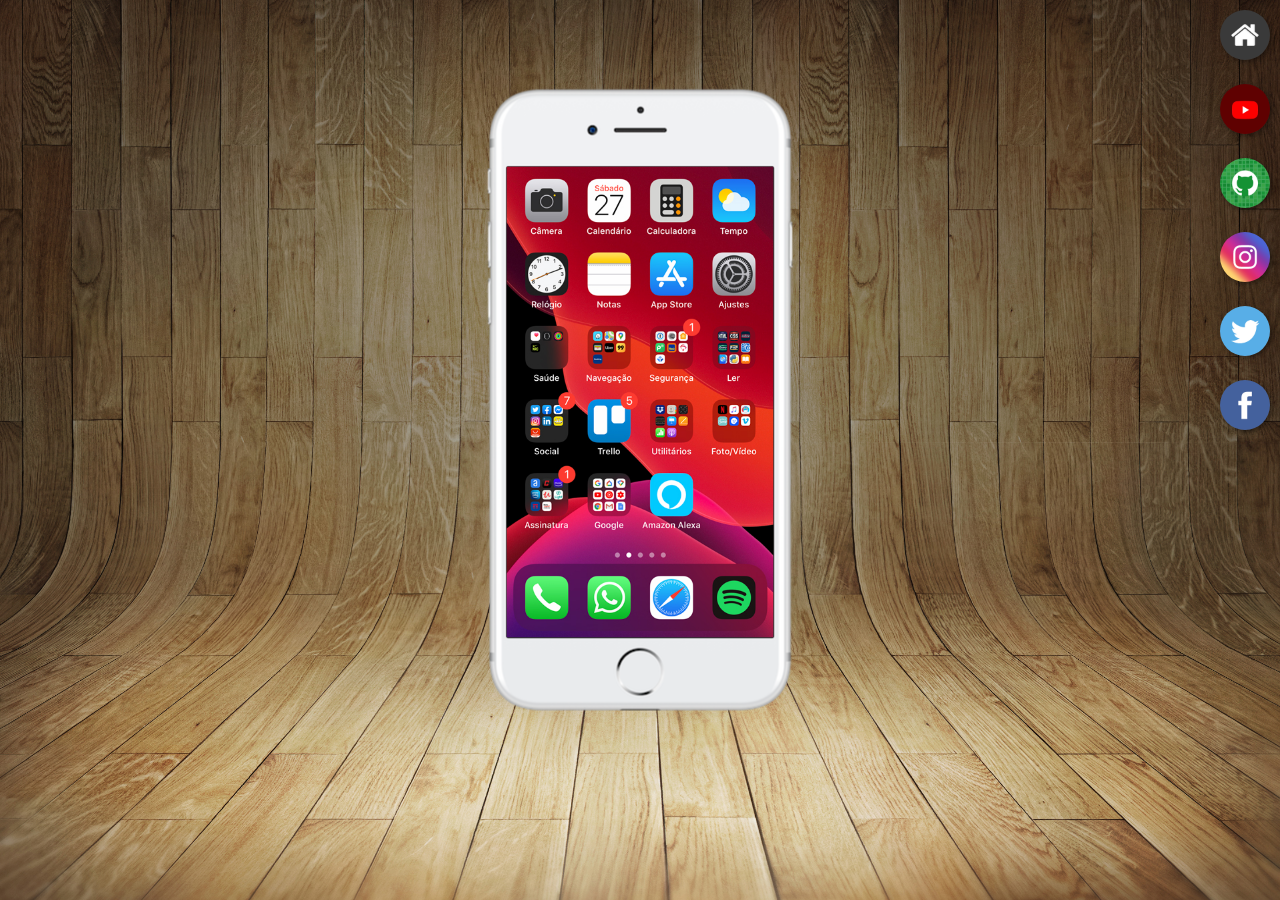
<file: index.html>
<!DOCTYPE html>
<html lang="pt-br">
<head>
    <meta charset="UTF-8">
    <meta name="viewport" content="width=device-width, initial-scale=1.0">
    <title>Projeto Redes Sociais</title>
    <link rel="shortcut icon" href="favicon.ico" type="image/x-icon">
    <link rel="stylesheet" href="Estilos/style.css">
</head>
<body>
    <main>
        <section id="telefone">
            <iframe src="home.html" name="tela" id="tela" frameborder="0">Seu navegador não é compatível com isso.</iframe>
        </section>
        <section id="redes-sociais">
            <a href="home.html" target="tela"><img src="imagens/logo-home.jpg" alt="Home"></a><br>
            <a href="youtube.html" target="tela"><img src="imagens/logo-youtube.jpg" alt="YouTube"></a><br>
            <a href="github.html" target="tela"><img src="imagens/logo-github.jpg" alt="GitHub"></a><br>
            <a href="instagramRodrigo.html" target="tela"><img src="imagens/logo-instagram.jpg" alt="Instagram"></a><br>
            <a href="twitter.html" target="tela"><img src="imagens/logo-twitter.jpg" alt="Twitter"></a><br>
            <a href="facebook.html" target="tela"><img src="imagens/logo-facebook.jpg" alt="Facebook"></a><br>
        </section>
    </main>
</body>
</html>
</file>
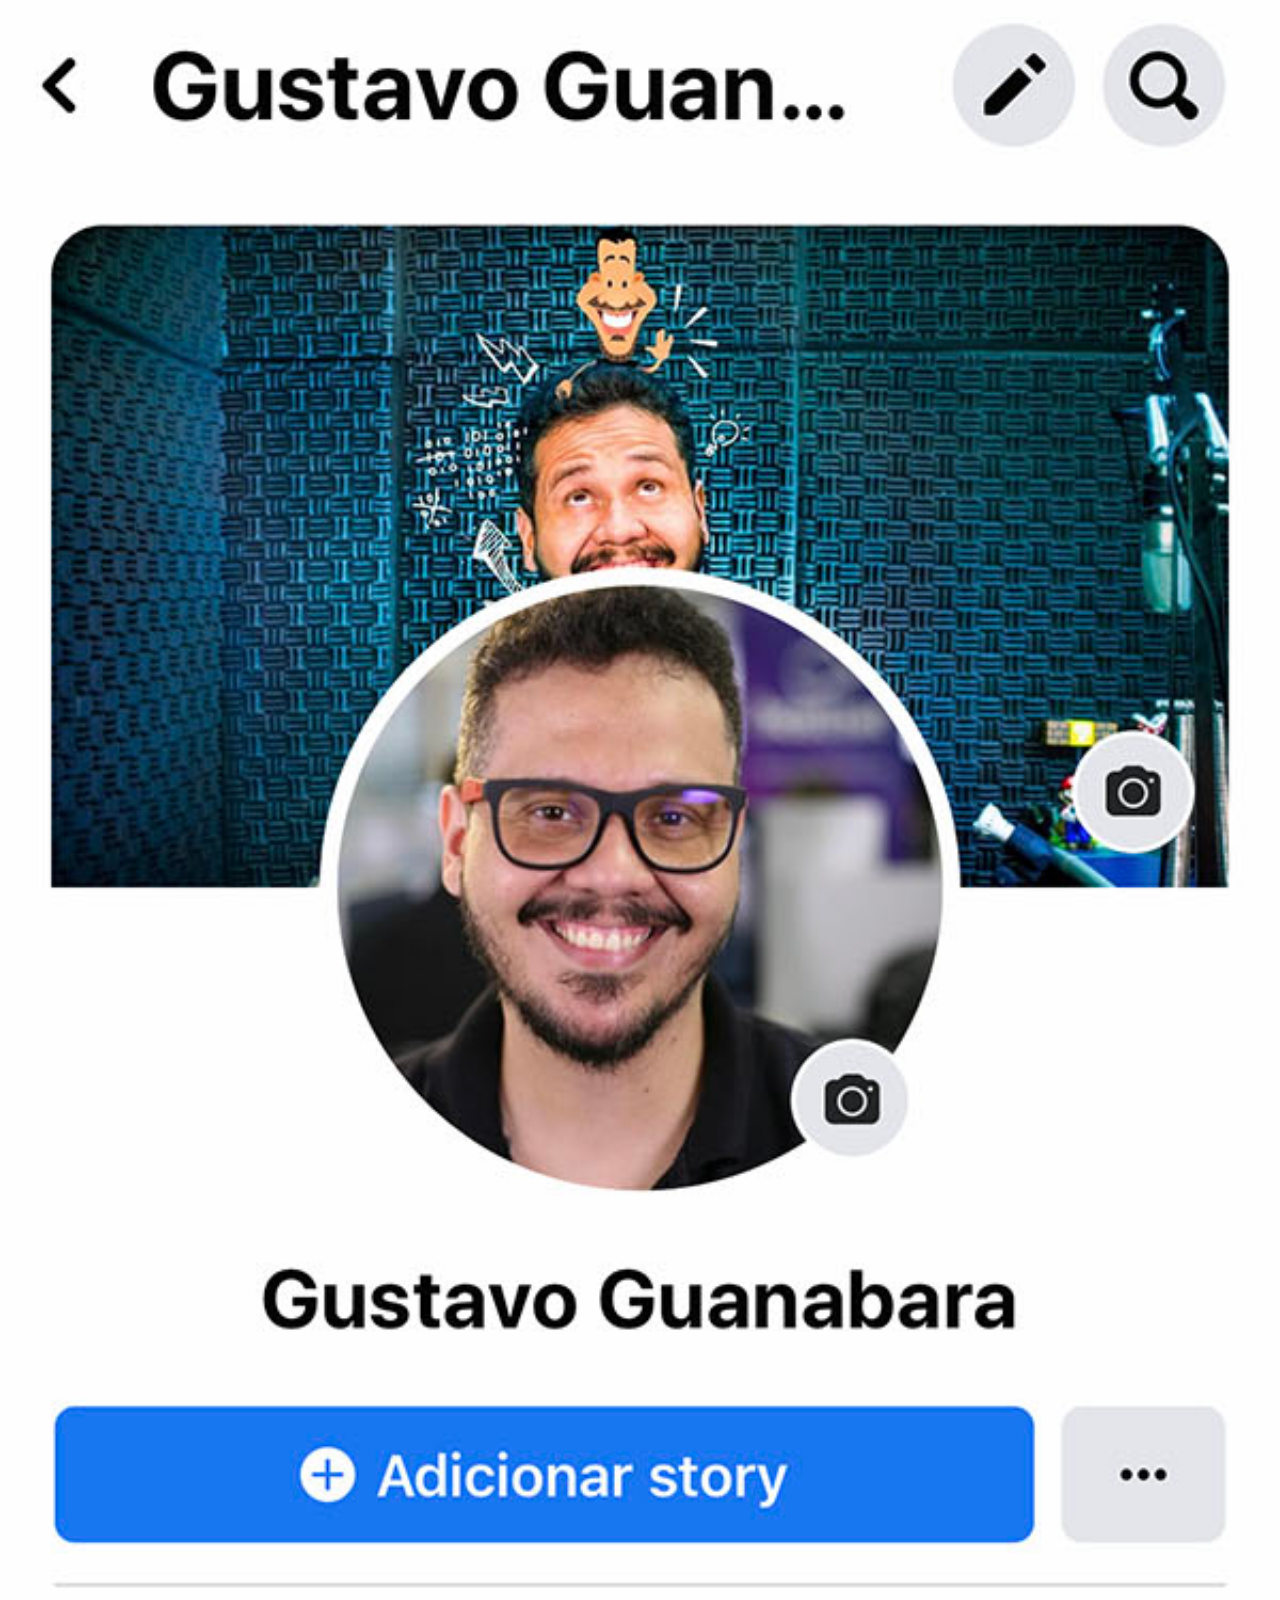
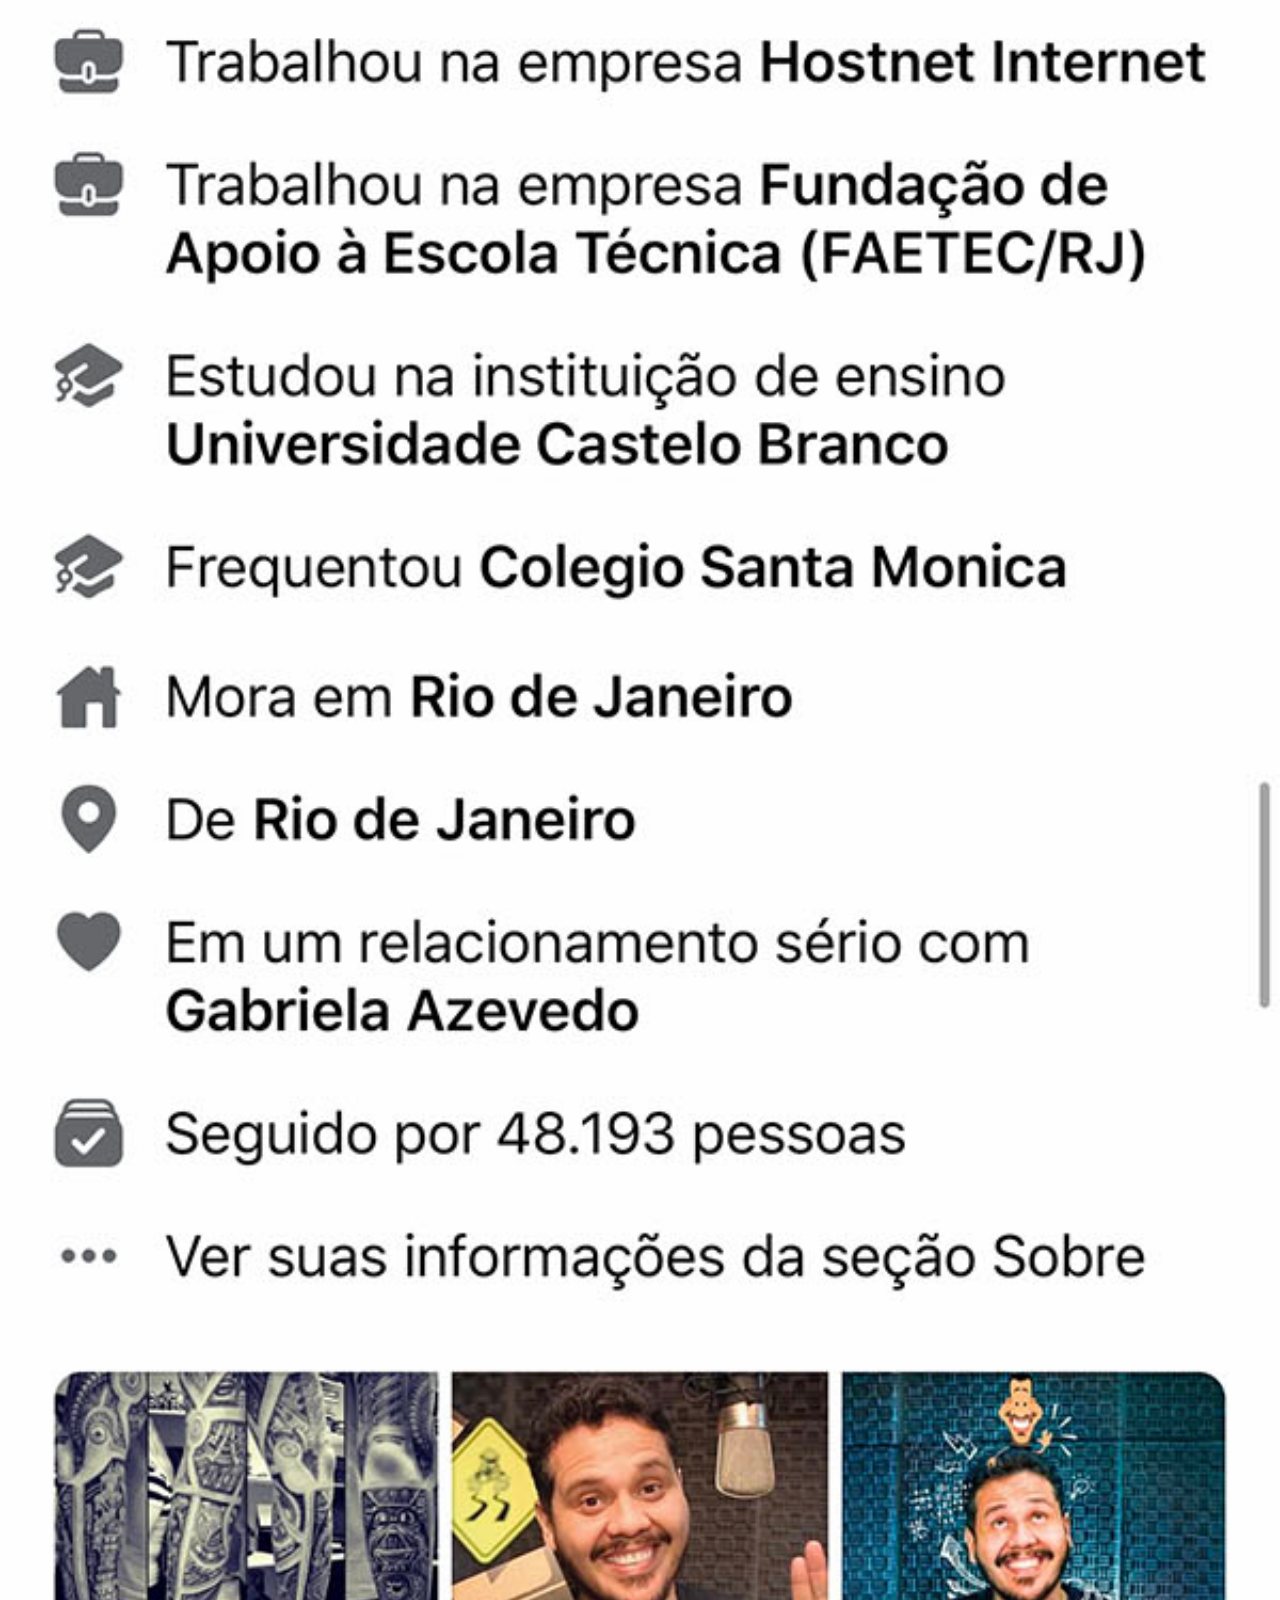
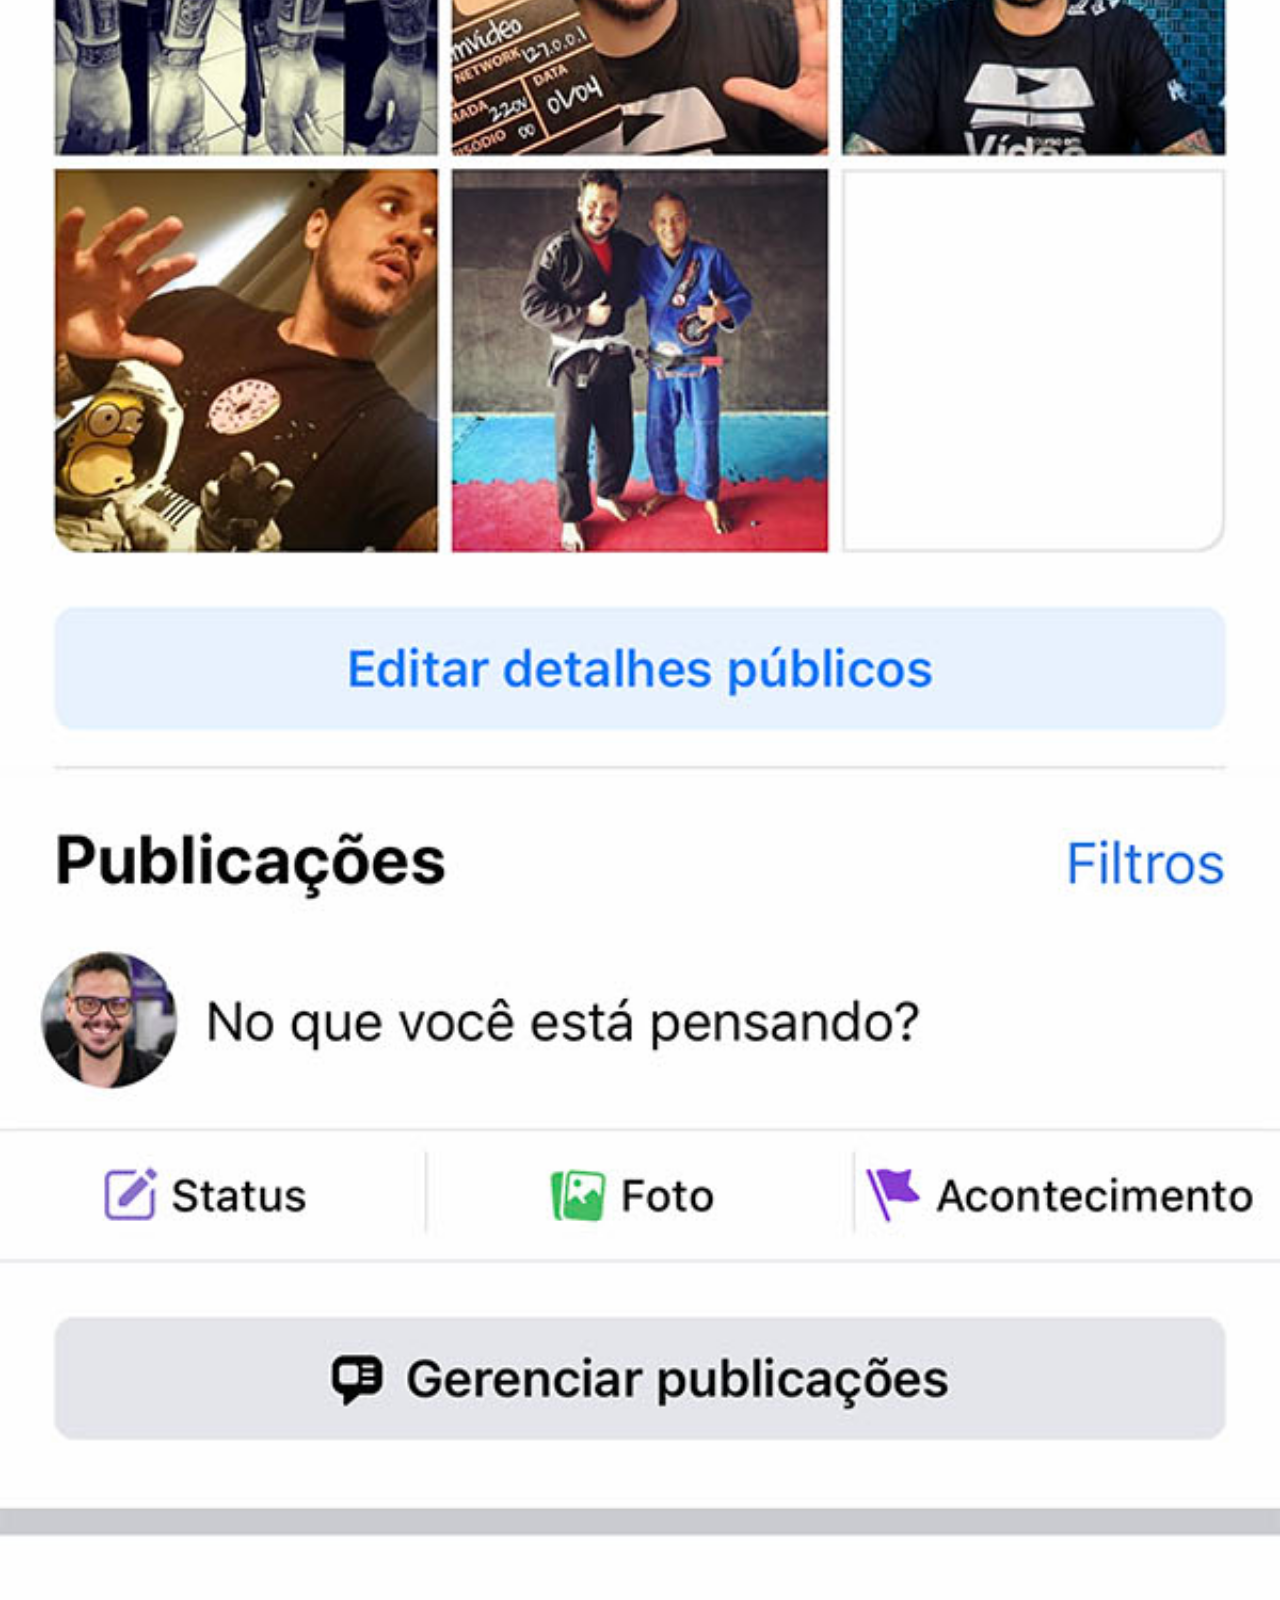
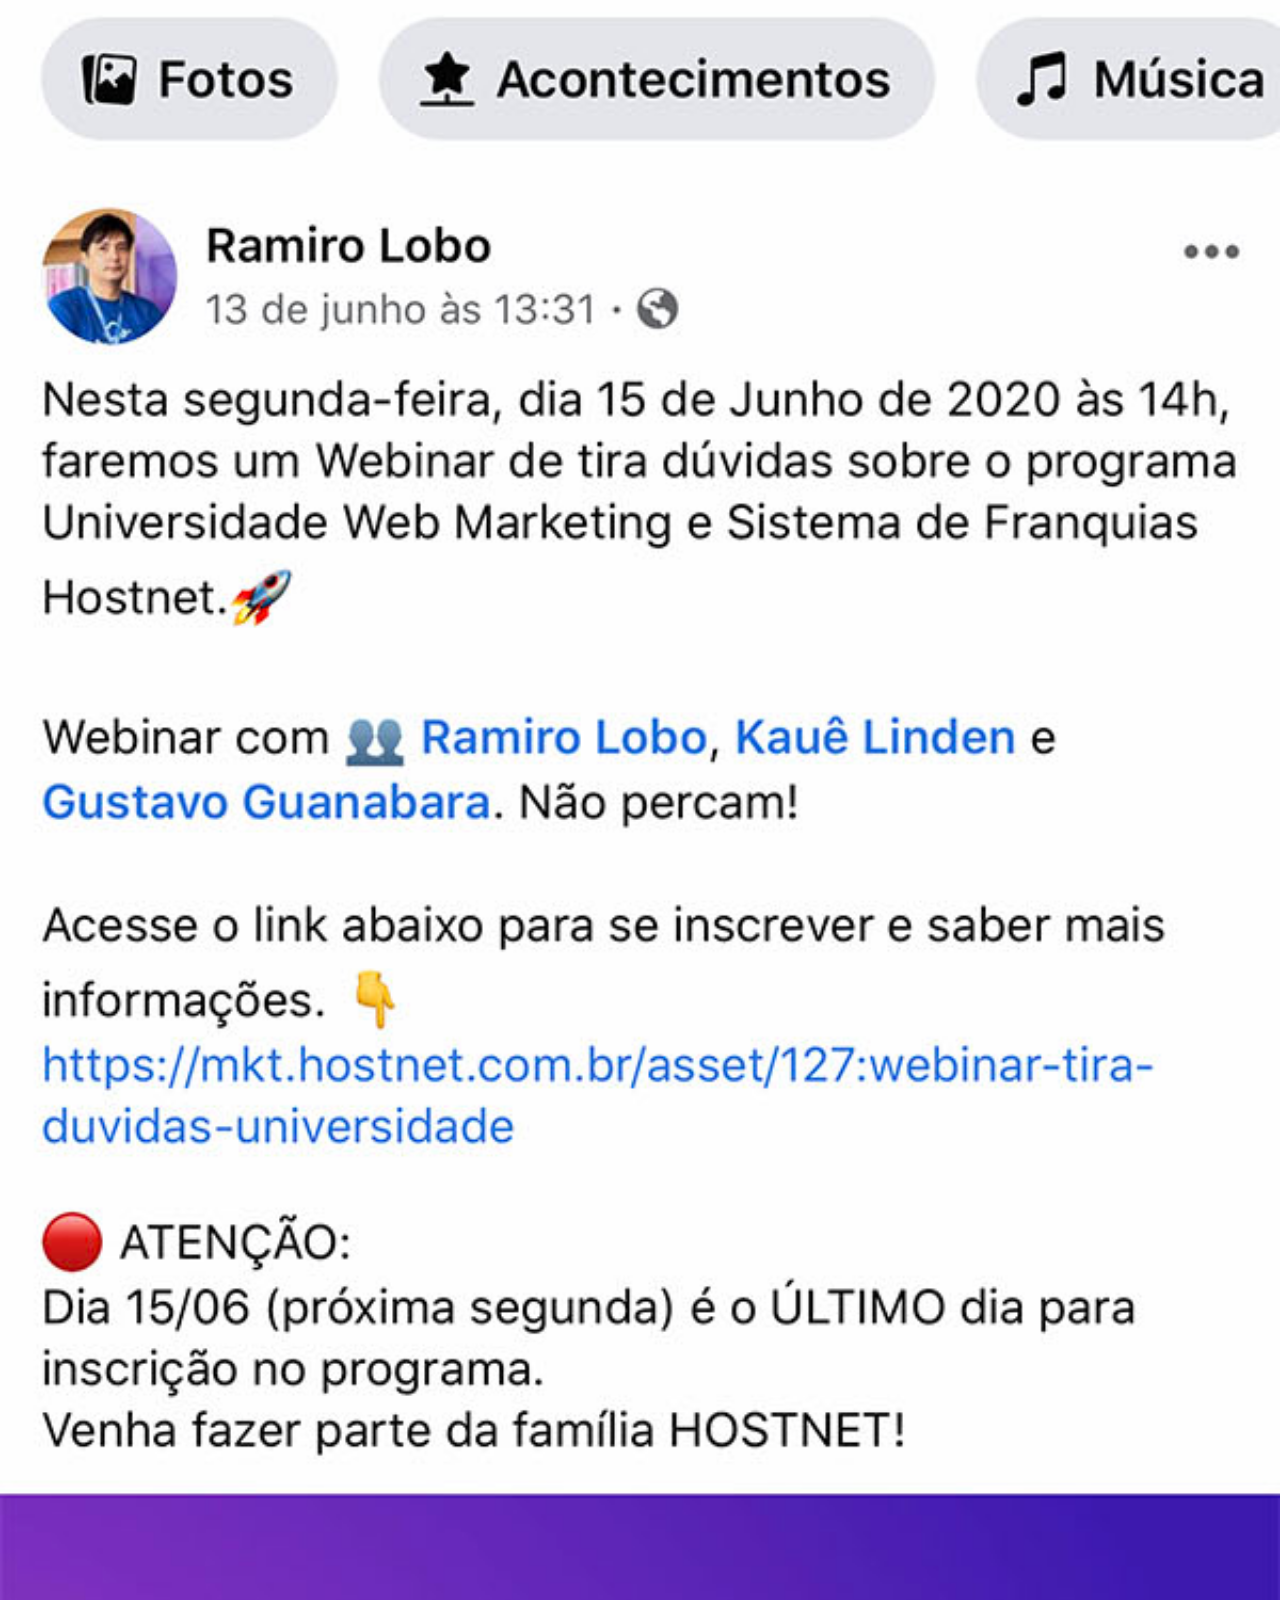
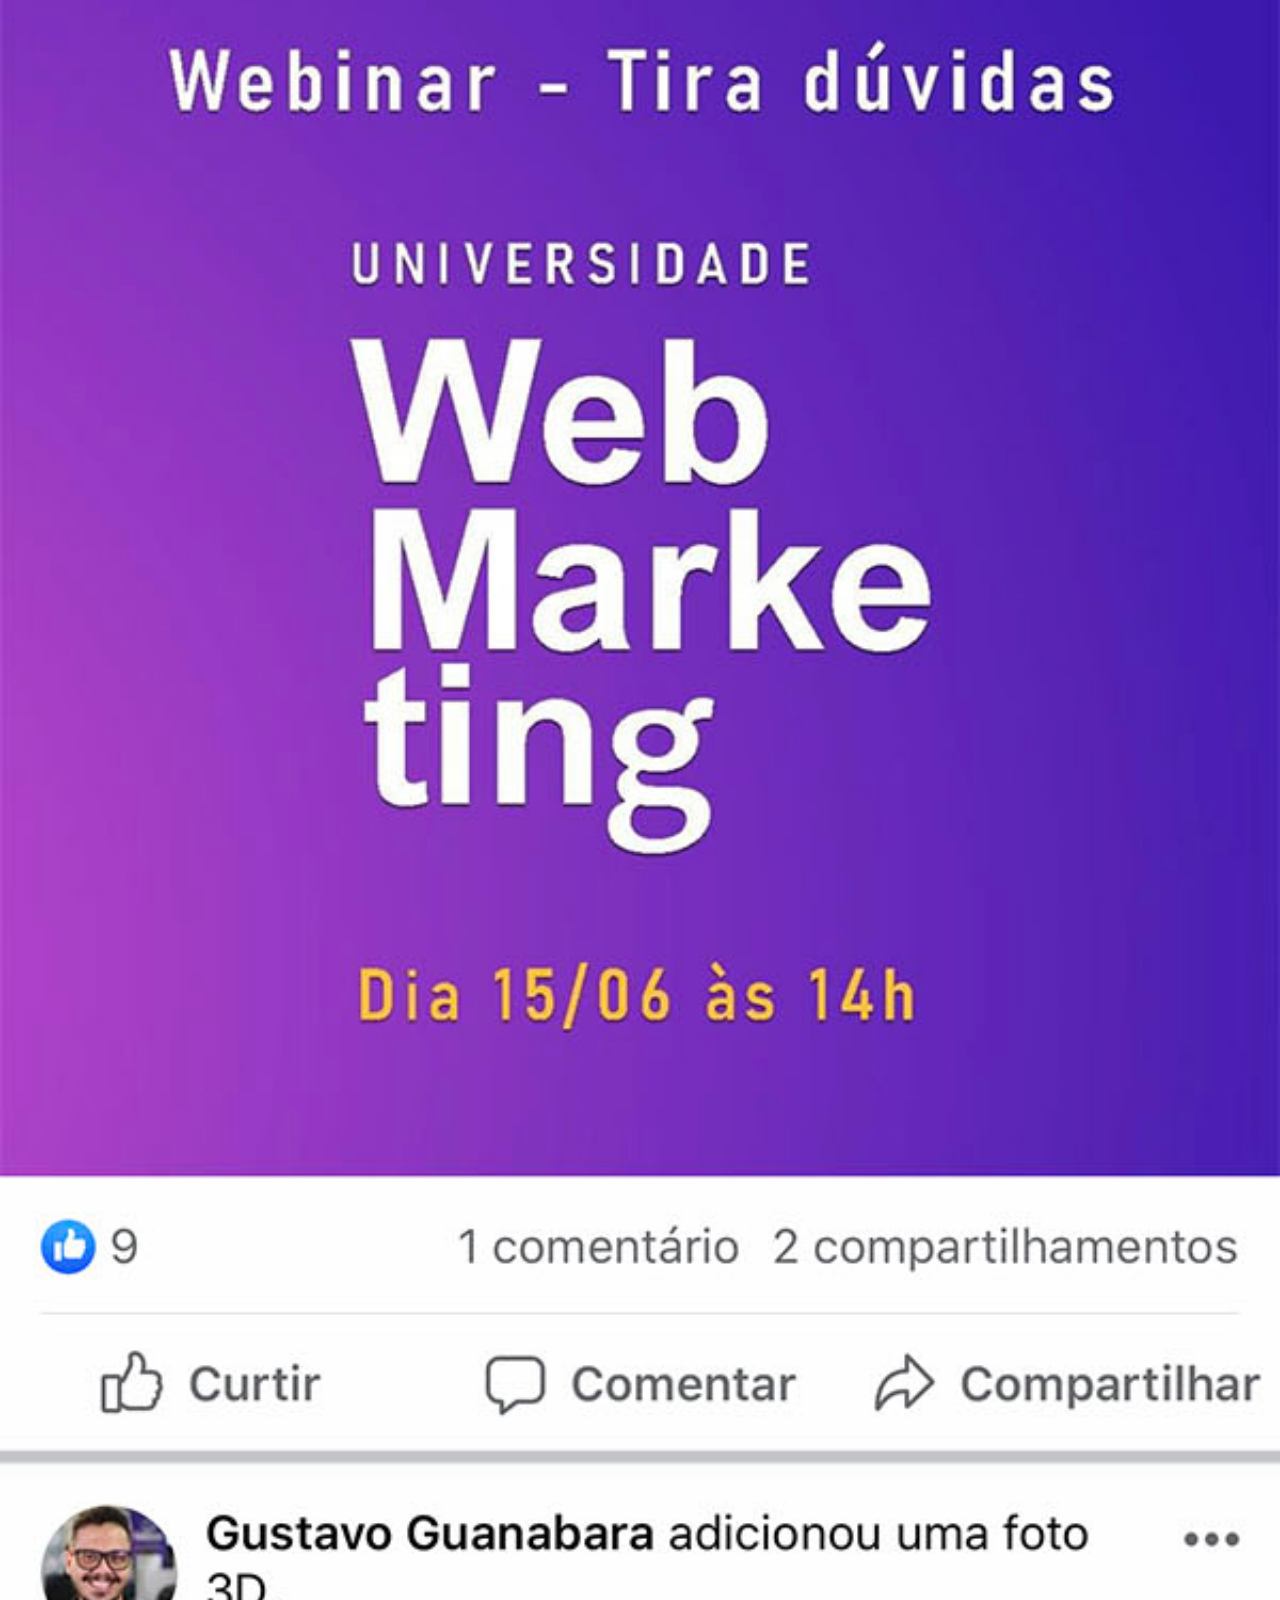
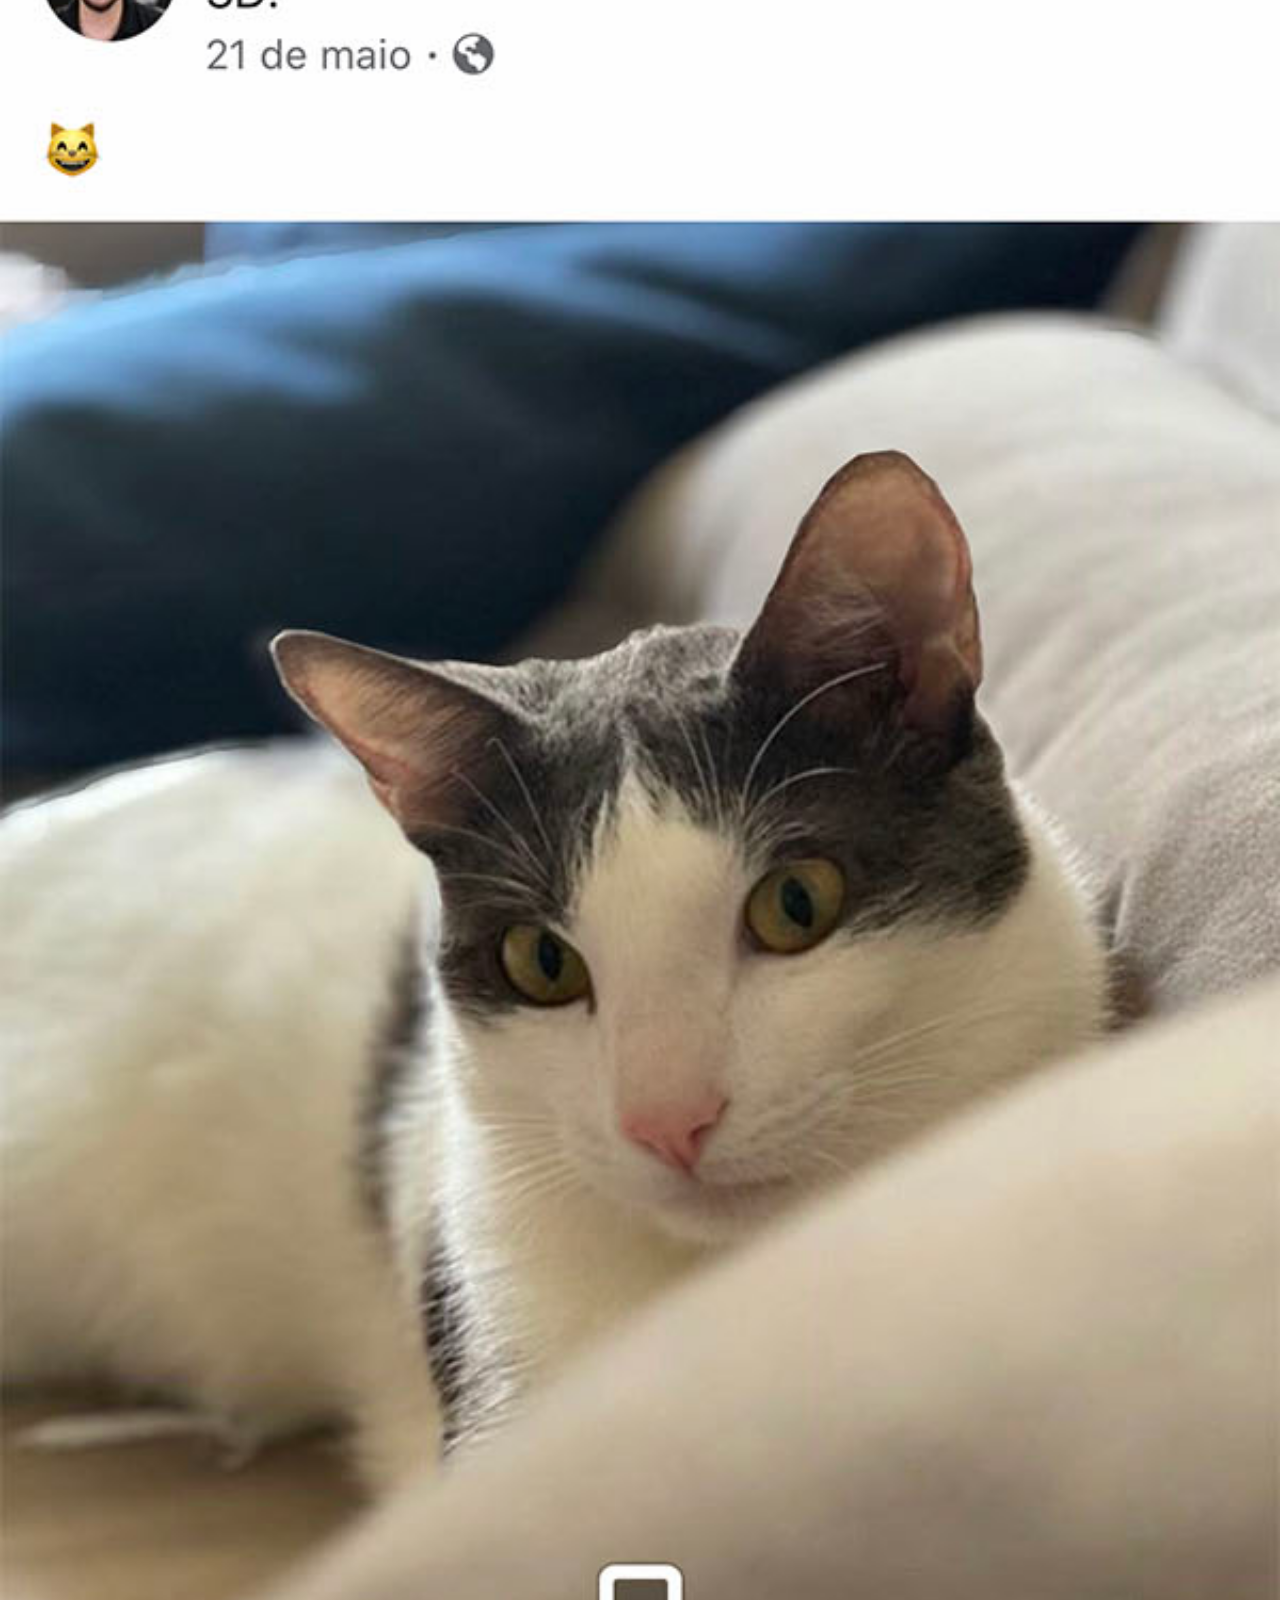
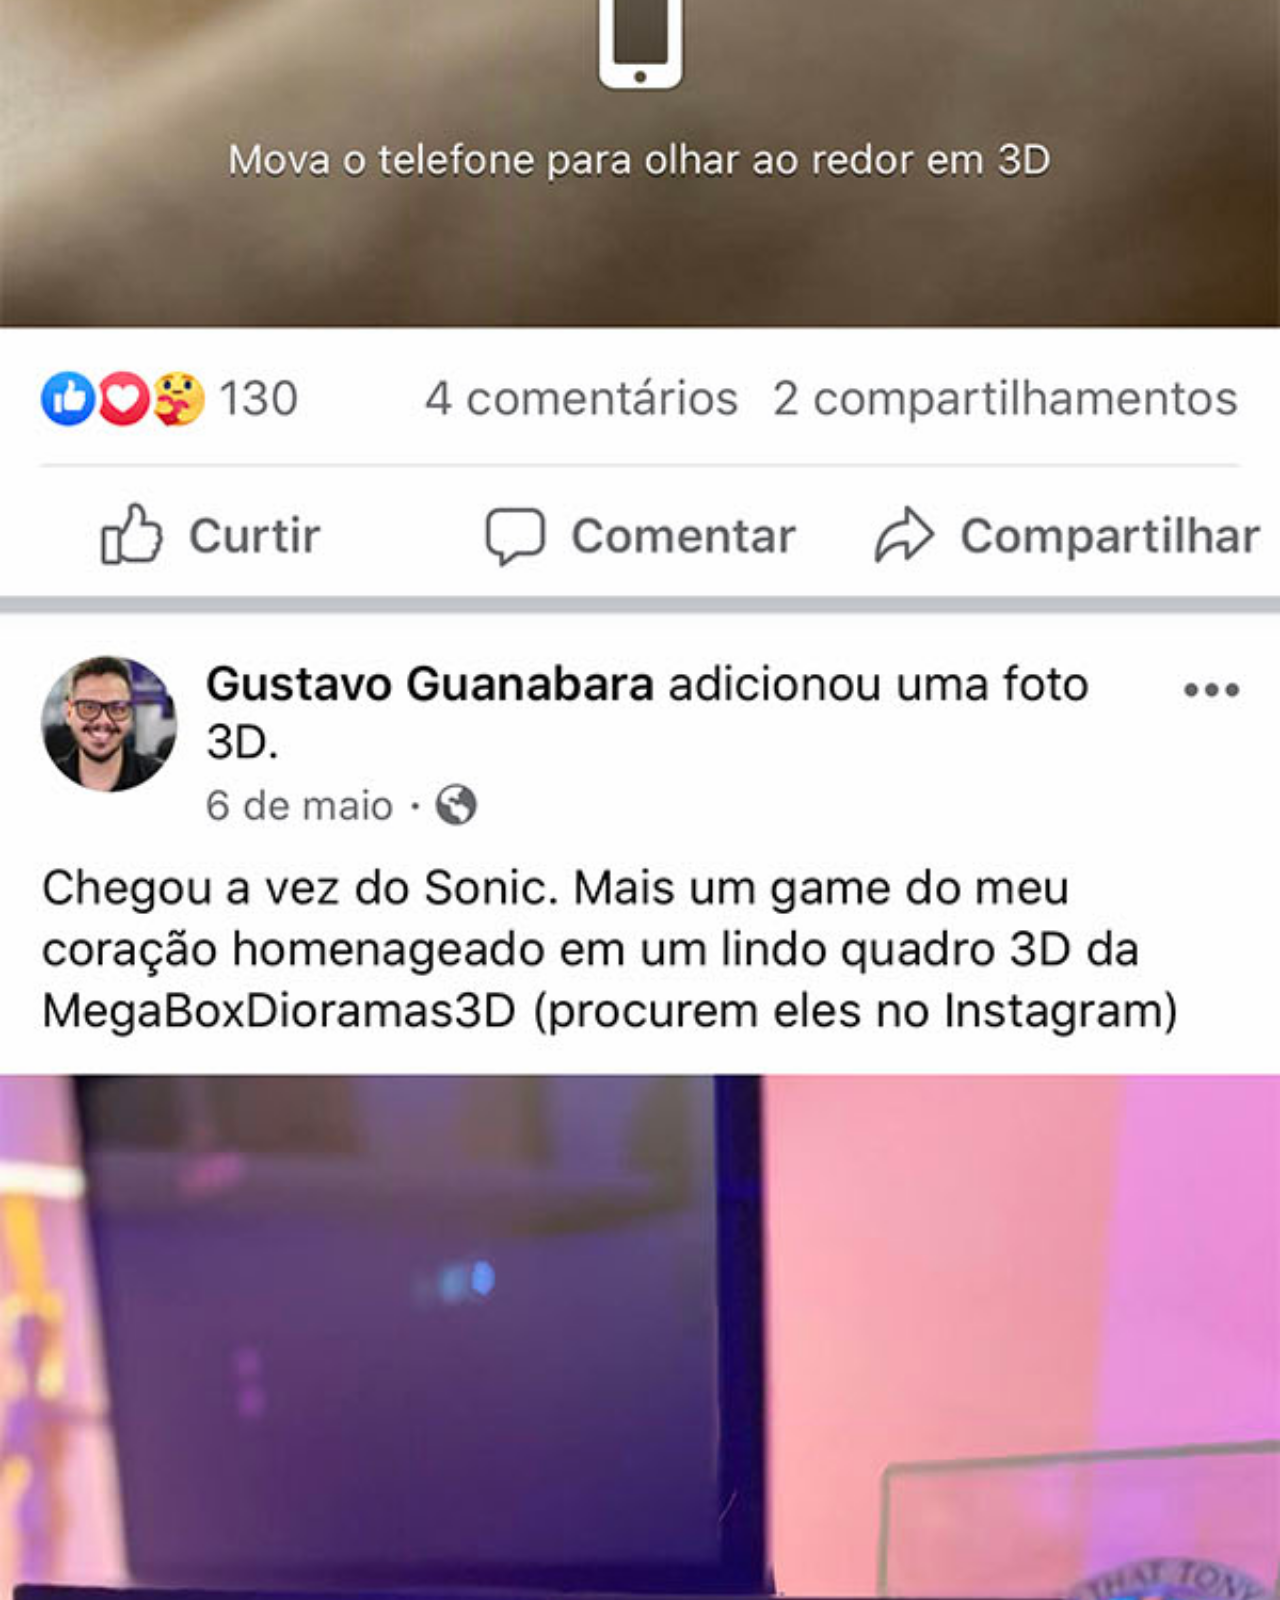
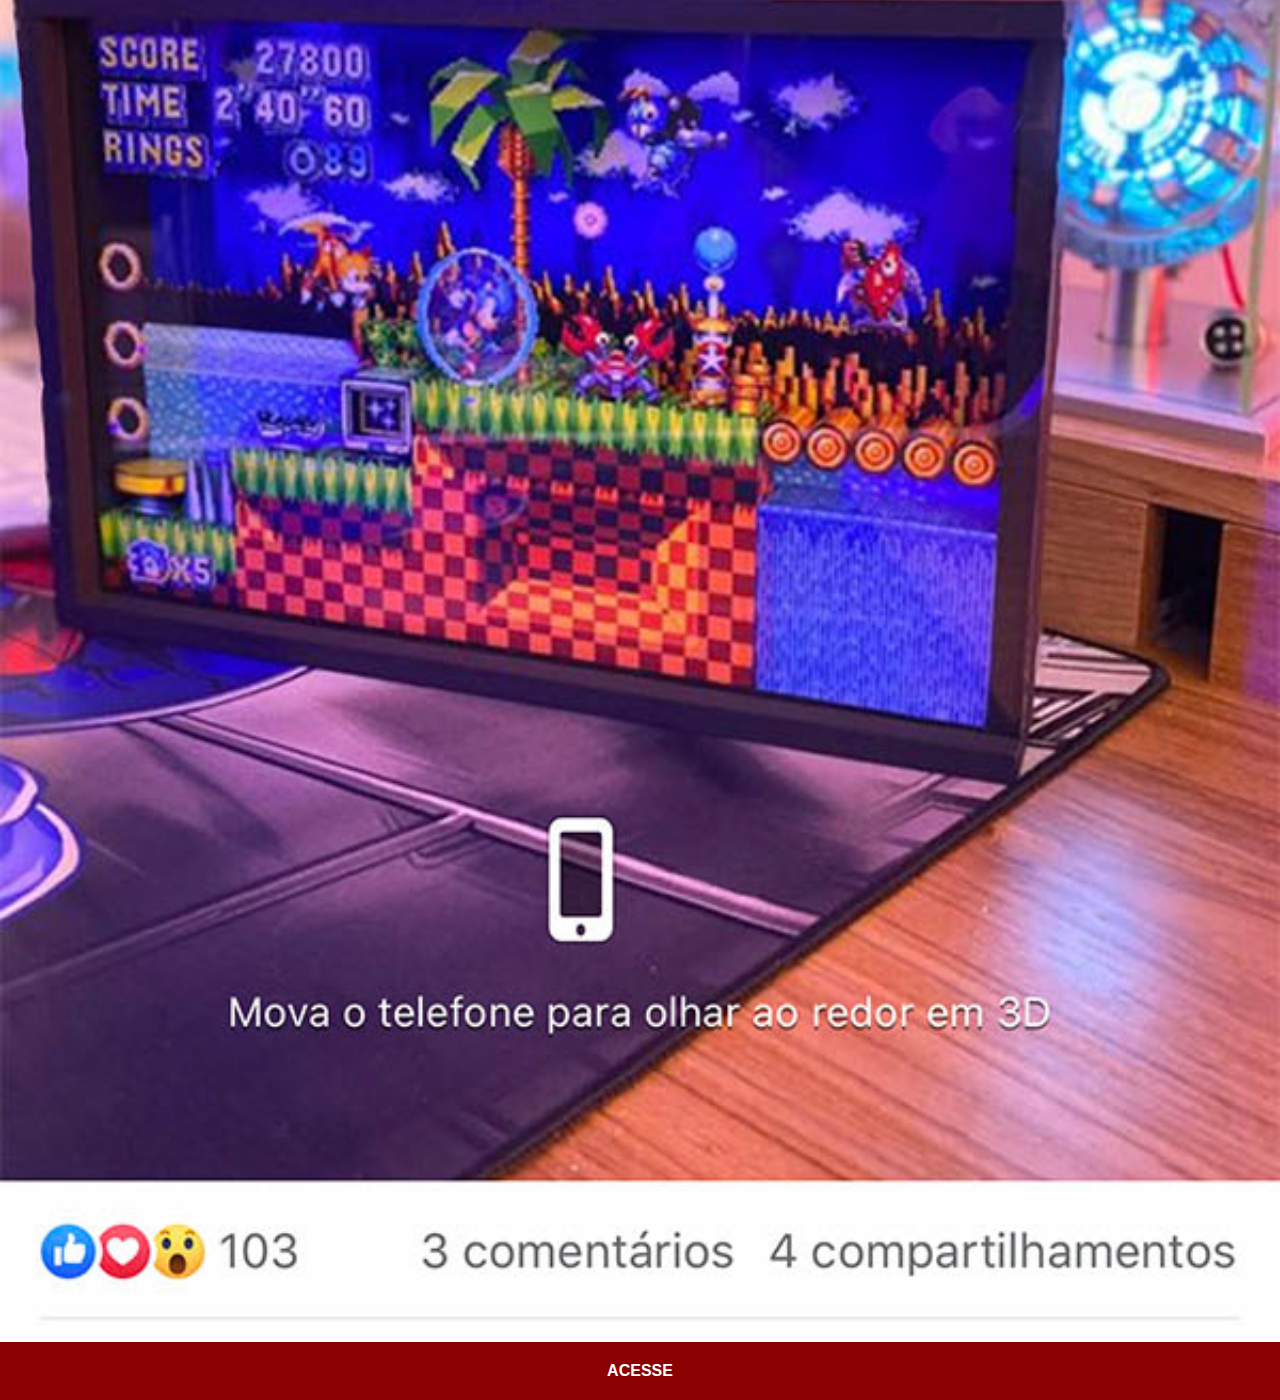
<file: facebook.html>
<!DOCTYPE html>
<html lang="pt-br">
<head>
    <meta charset="UTF-8">
    <meta name="viewport" content="width=device-width, initial-scale=1.0">
    <title>Facebook</title>
    <link rel="stylesheet" href="Estilos/social.css">
</head>
<body>
    <img src="imagens/tela-facebook.jpg" alt="Facebook">
    <a href="https://www.facebook.com/gustavoguanabara/" target="_blank">ACESSE</a>
</body>
</html>
</file>
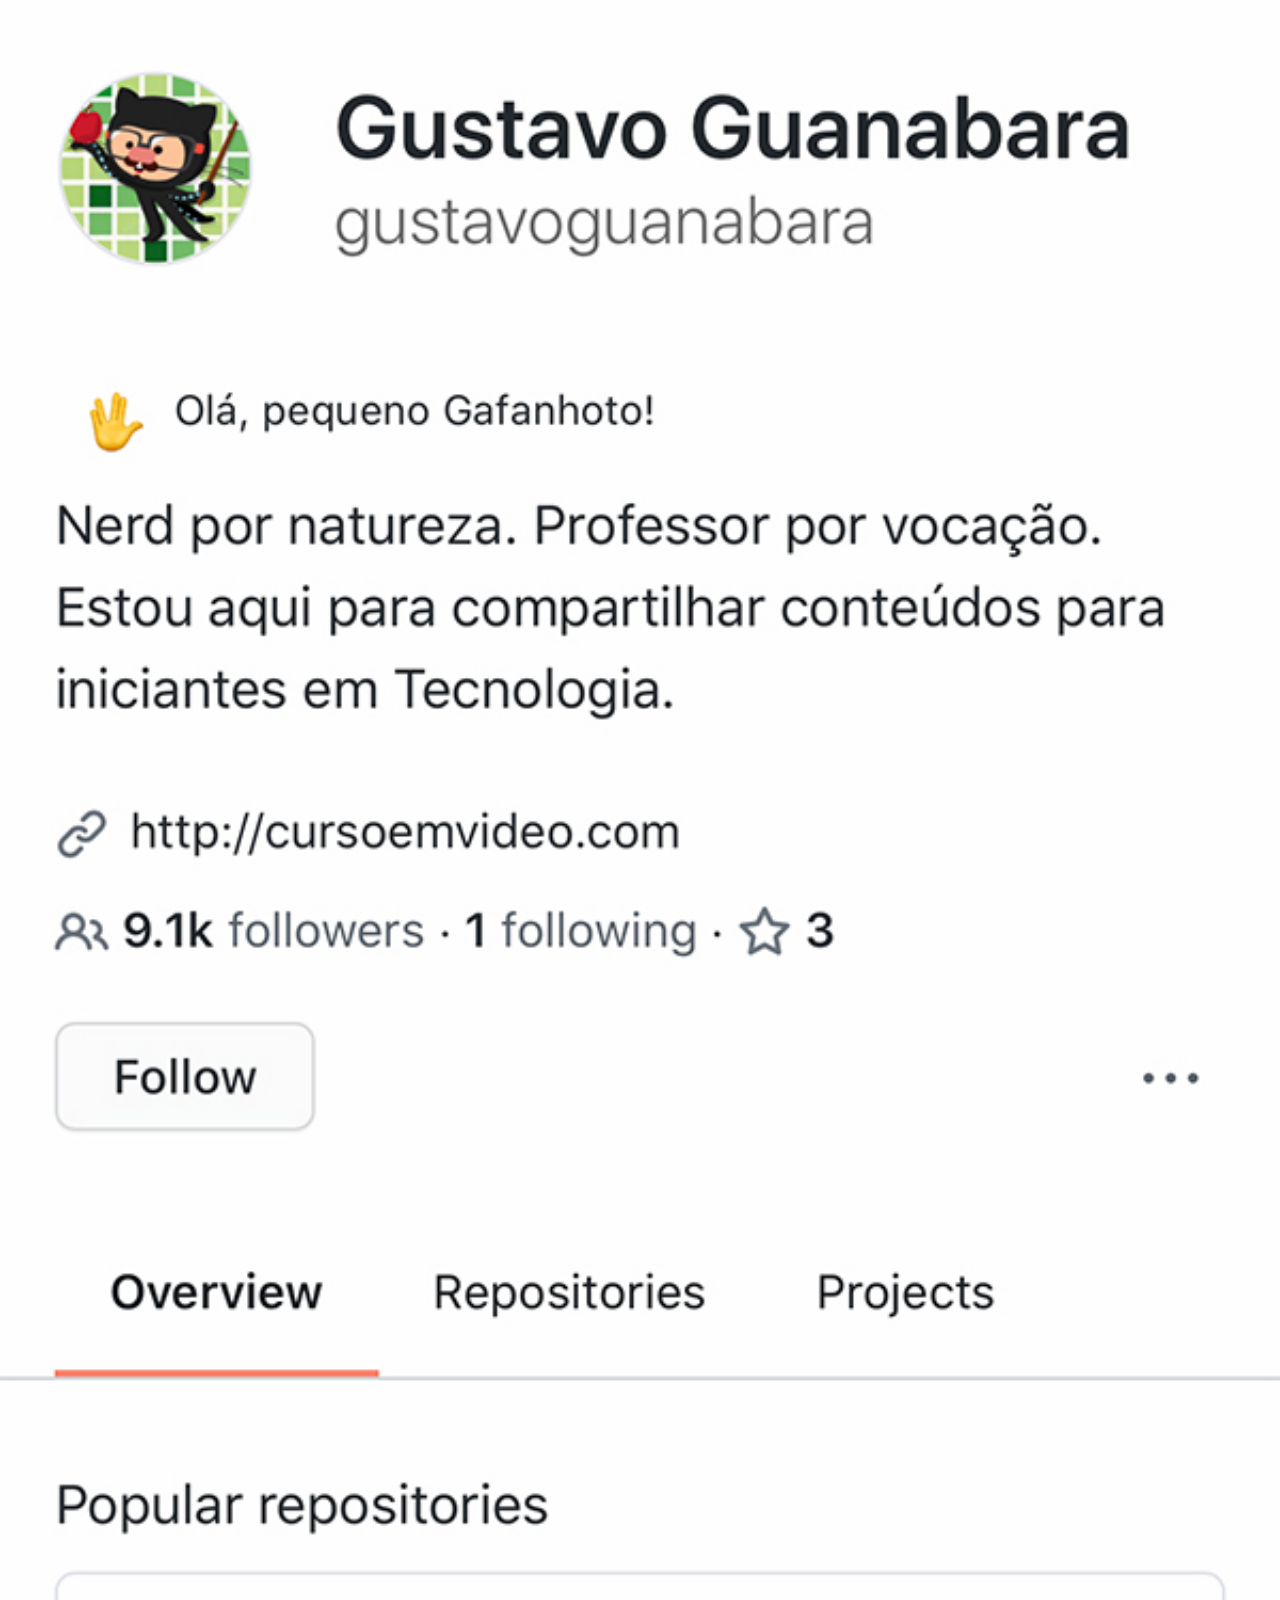
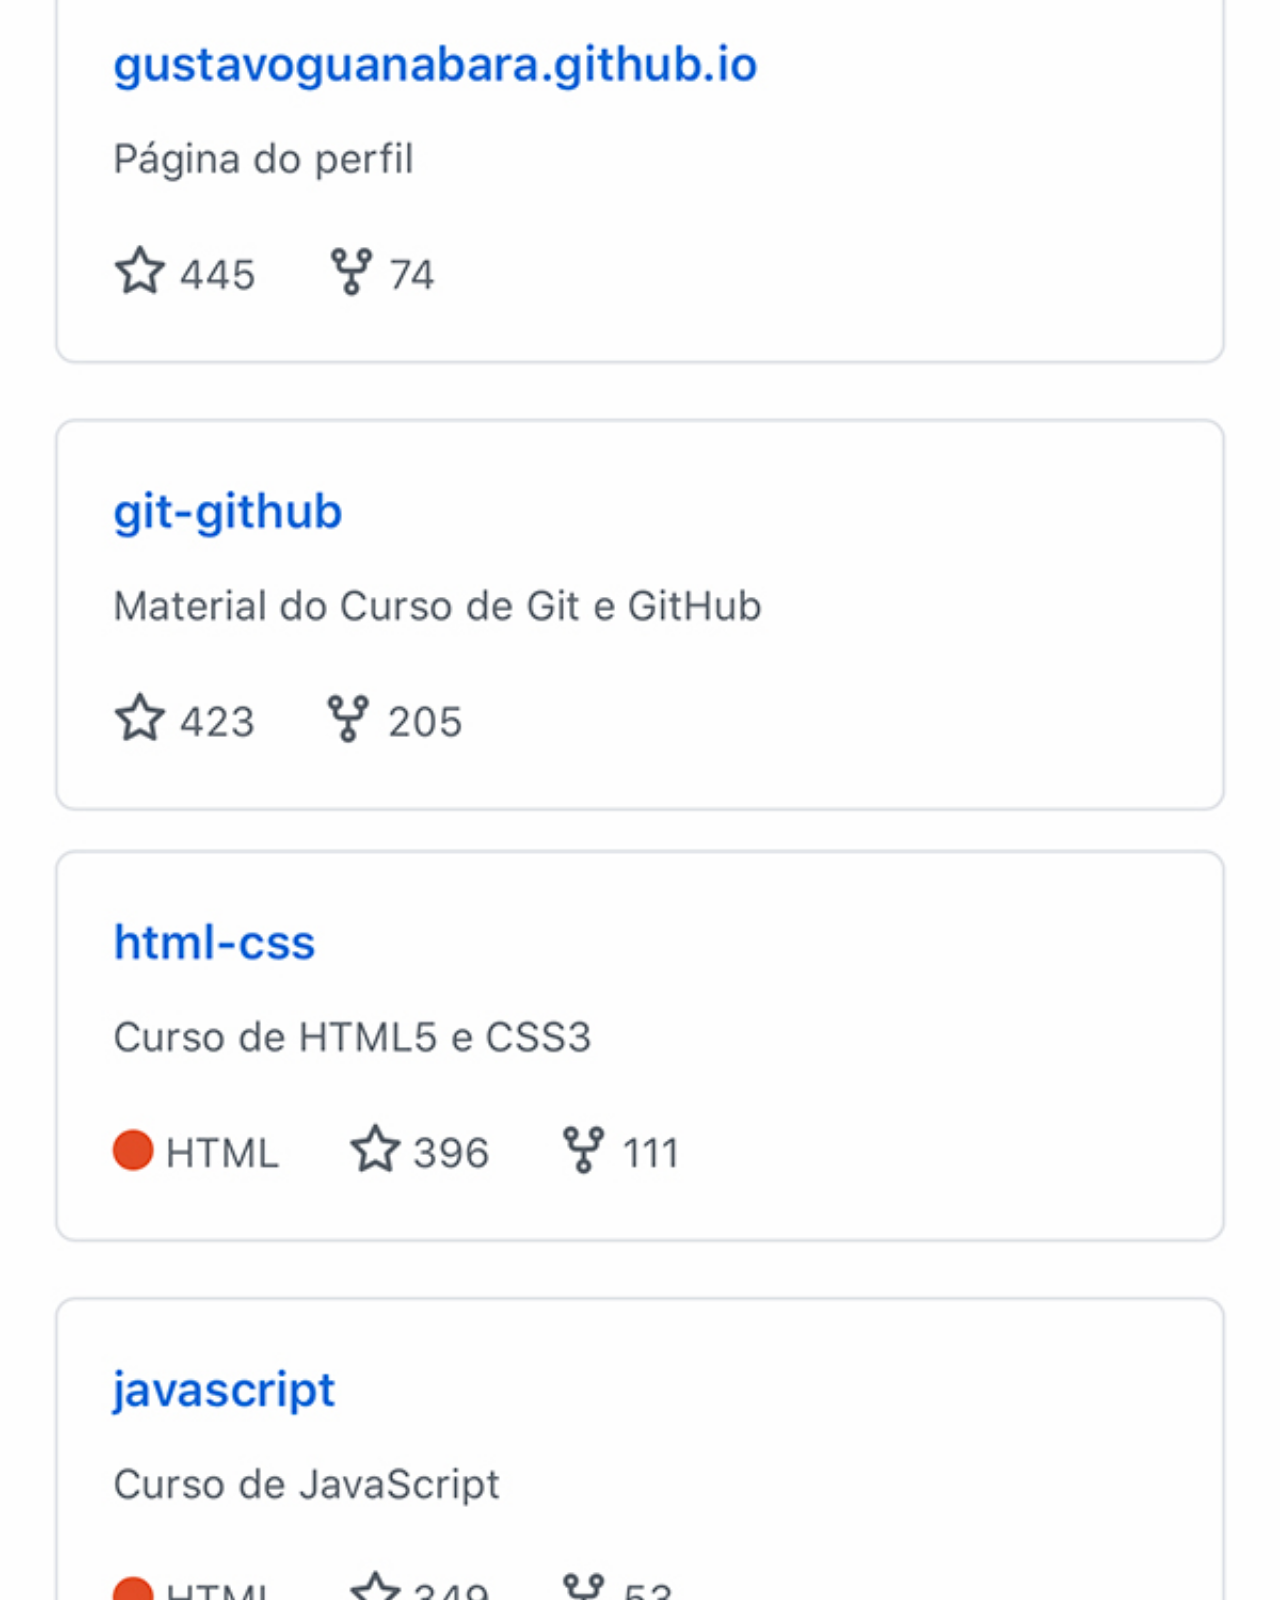
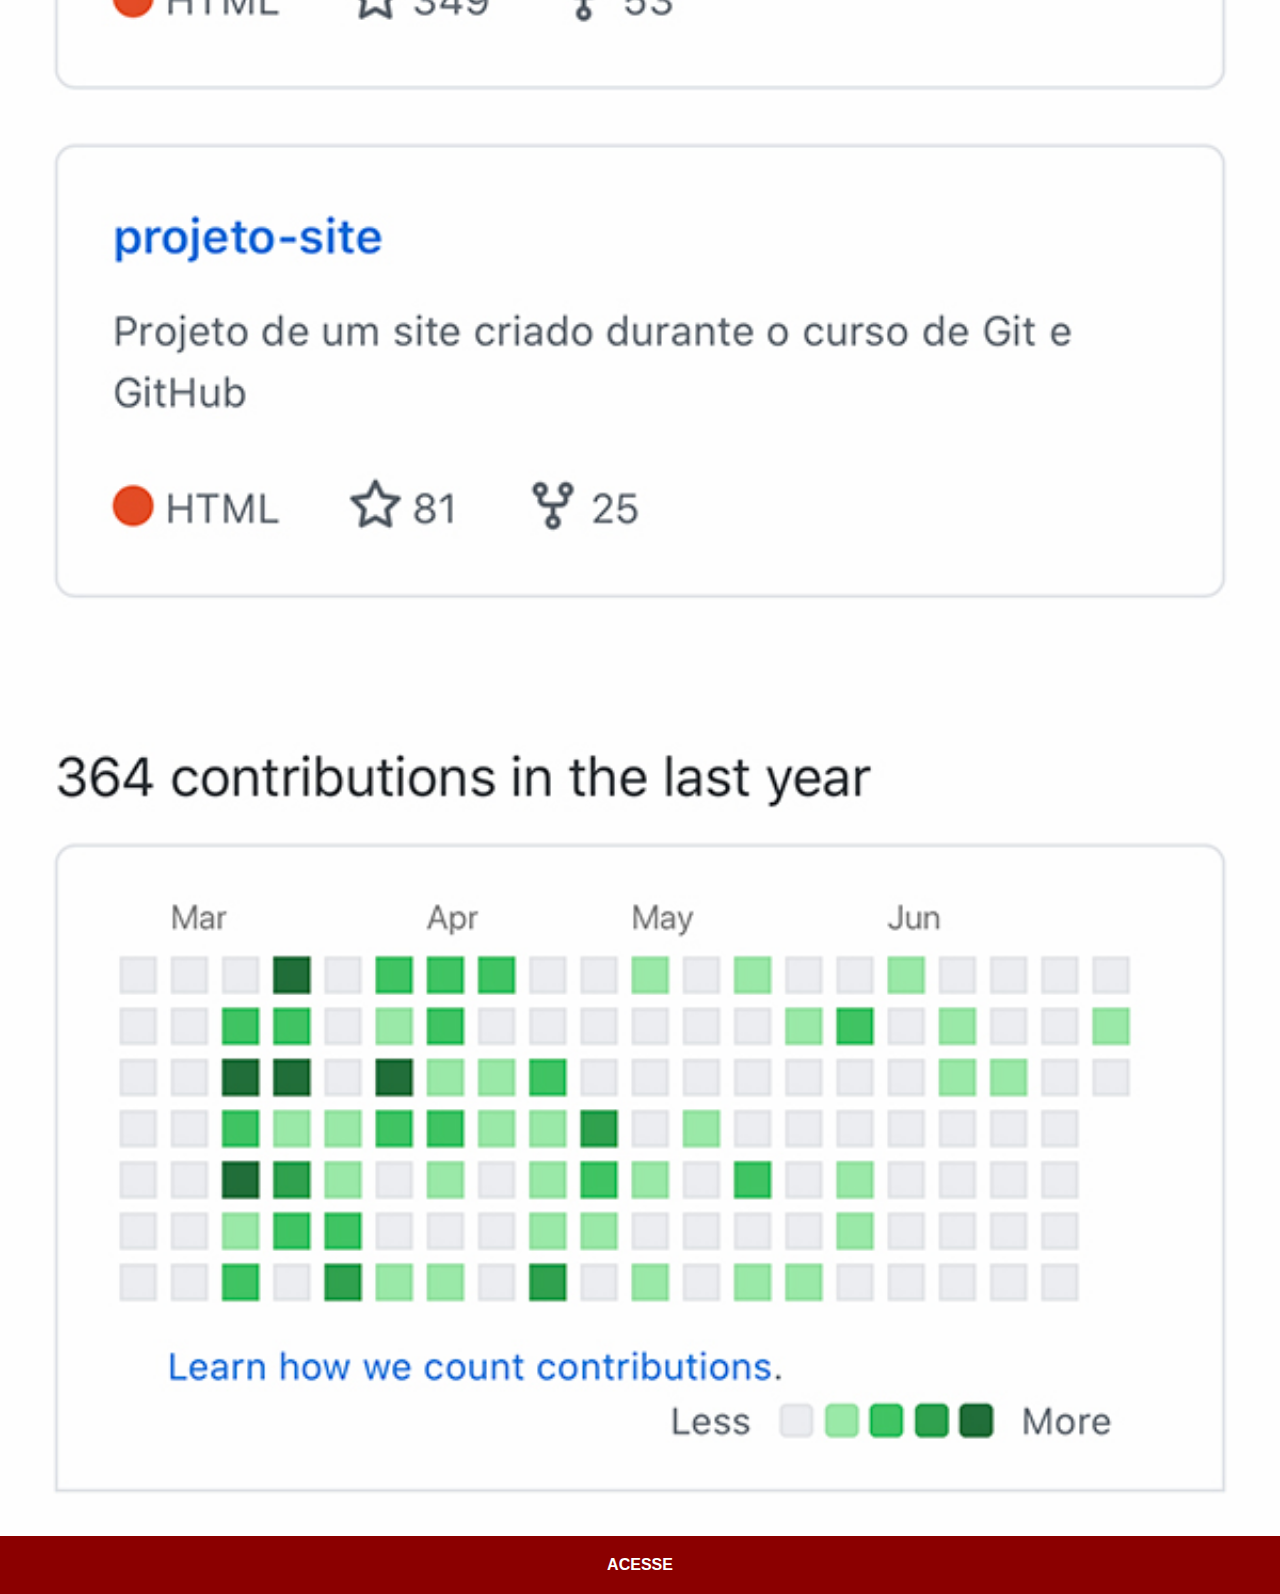
<file: github.html>
<!DOCTYPE html>
<html lang="pt-br">
<head>
    <meta charset="UTF-8">
    <meta name="viewport" content="width=device-width, initial-scale=1.0">
    <title>GitHub</title>
    <link rel="stylesheet" href="Estilos/social.css">
</head>
<body>
    <img src="imagens/tela-github.jpg" alt="GitHub">
    <a href="https://github.com/gustavoguanabara" target="_blank">ACESSE</a>
</body>
</html>
</file>
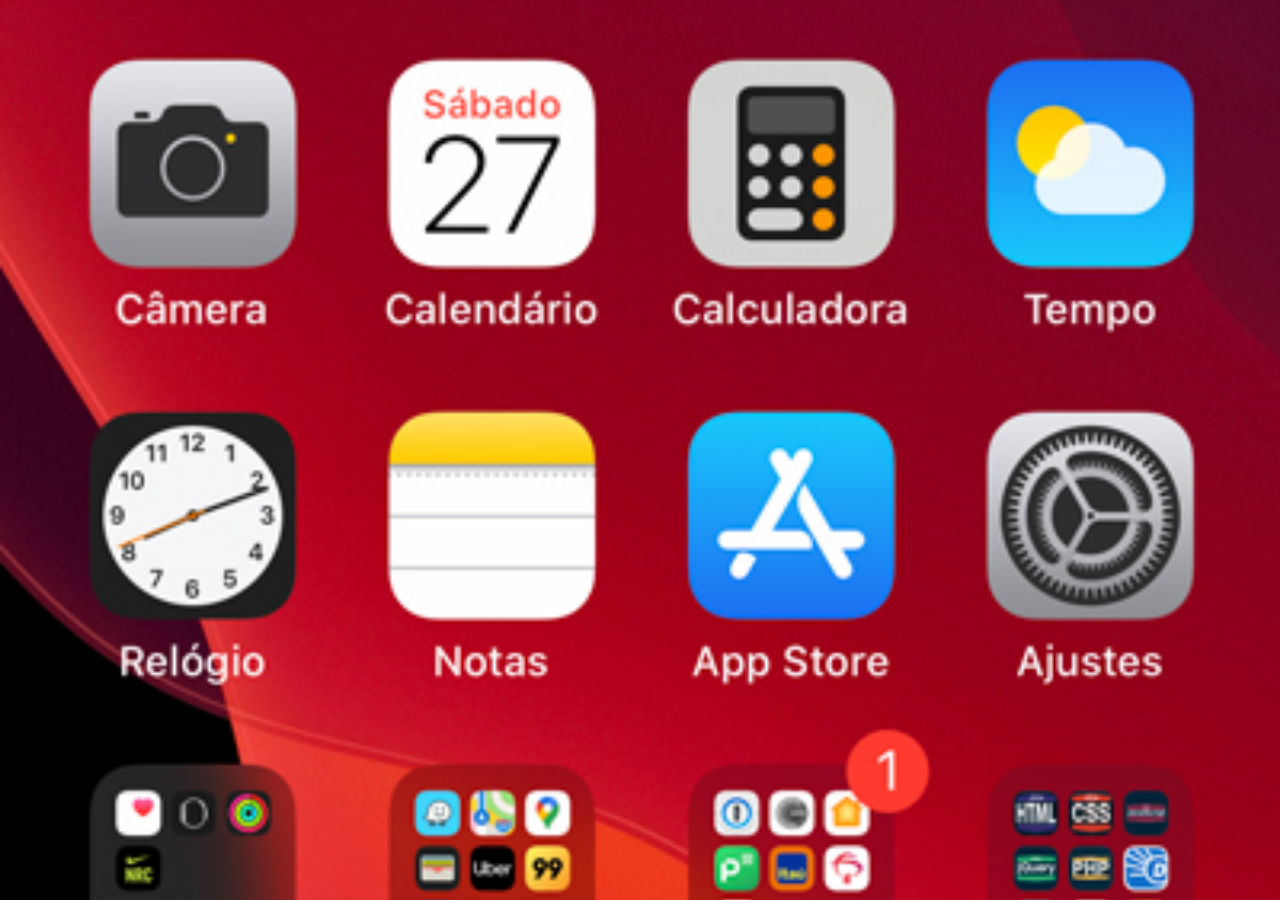
<file: home.html>
<!DOCTYPE html>
<html lang="pt-br">
<head>
    <meta charset="UTF-8">
    <meta name="viewport" content="width=device-width, initial-scale=1.0">
    <title>Home</title>
    <style>
        *{
            margin: 0px;
            padding: 0px;
        }

        body {
            width: 100vw;
            height: 100vh;
            background: black url('imagens/tela-home.jpg') no-repeat top center;
            background-size: cover;
        }
    </style>
</head>
<body>
    
</body>
</html>
</file>
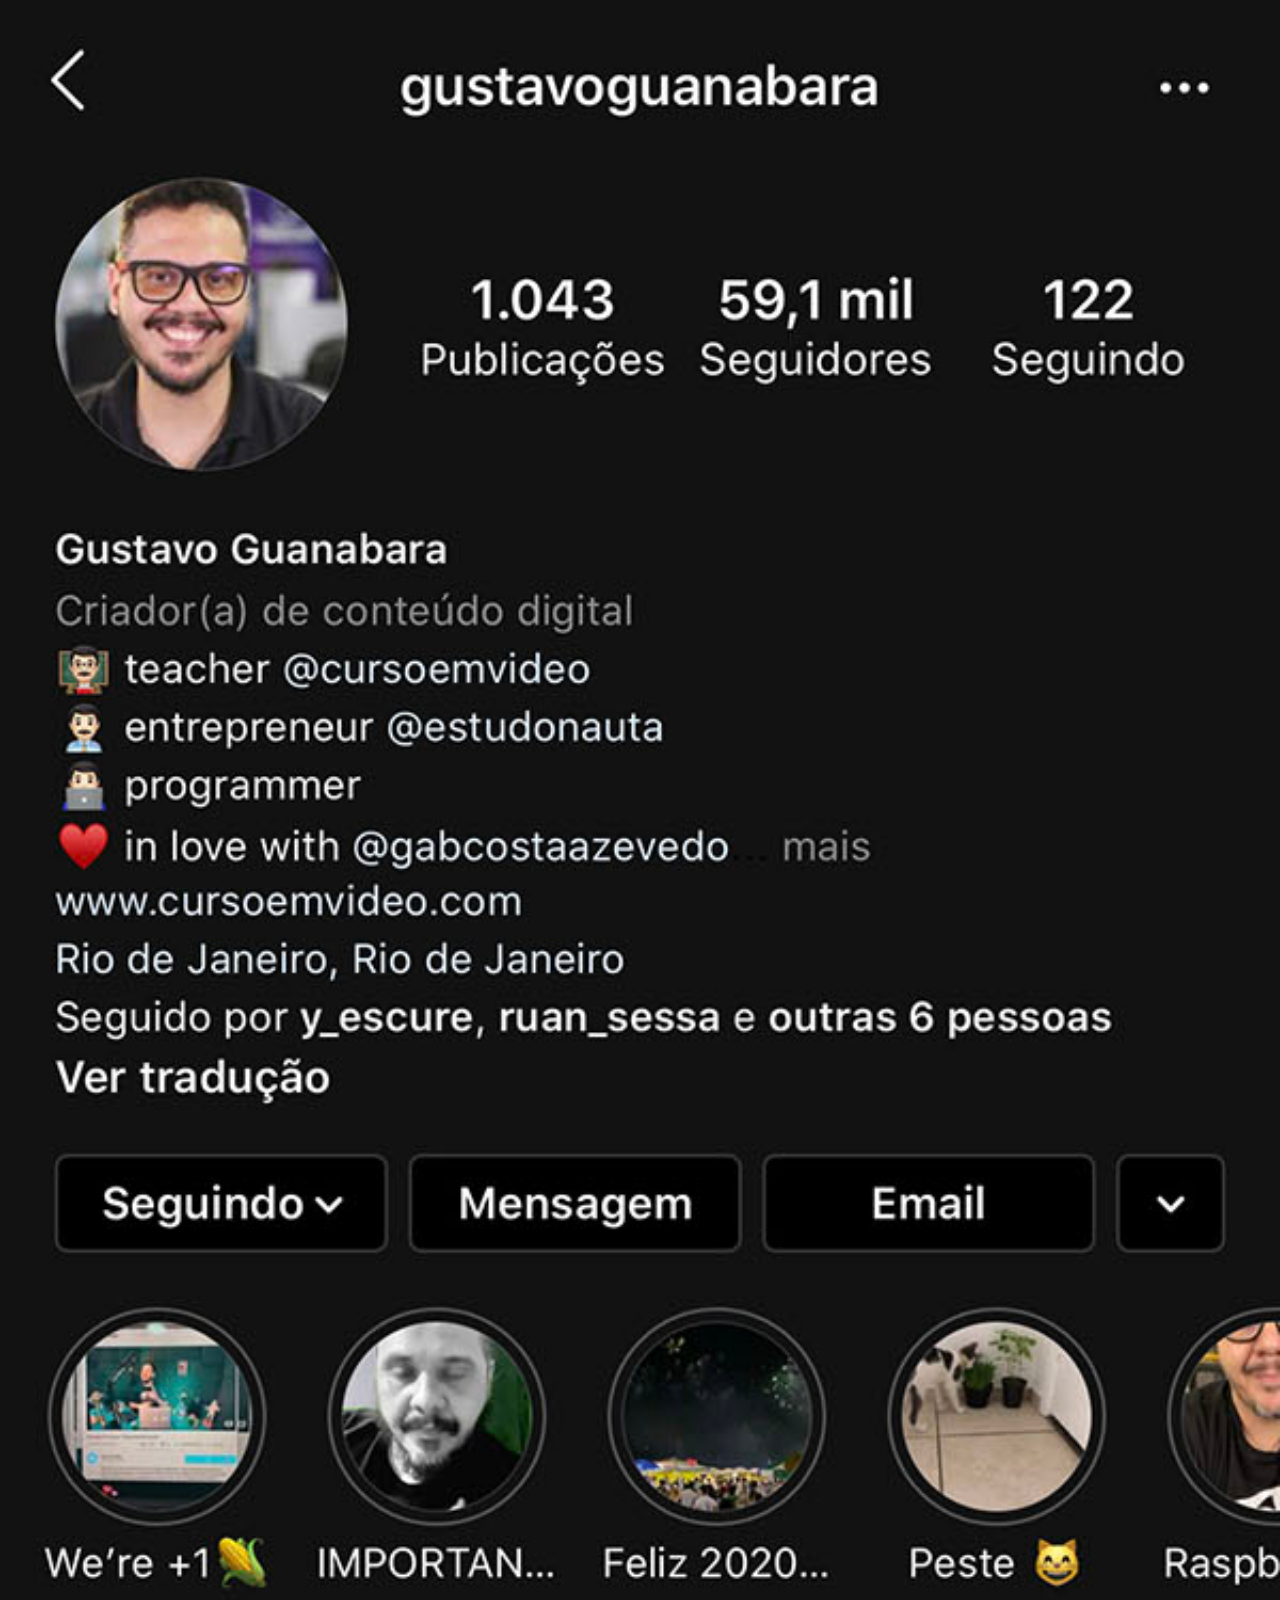
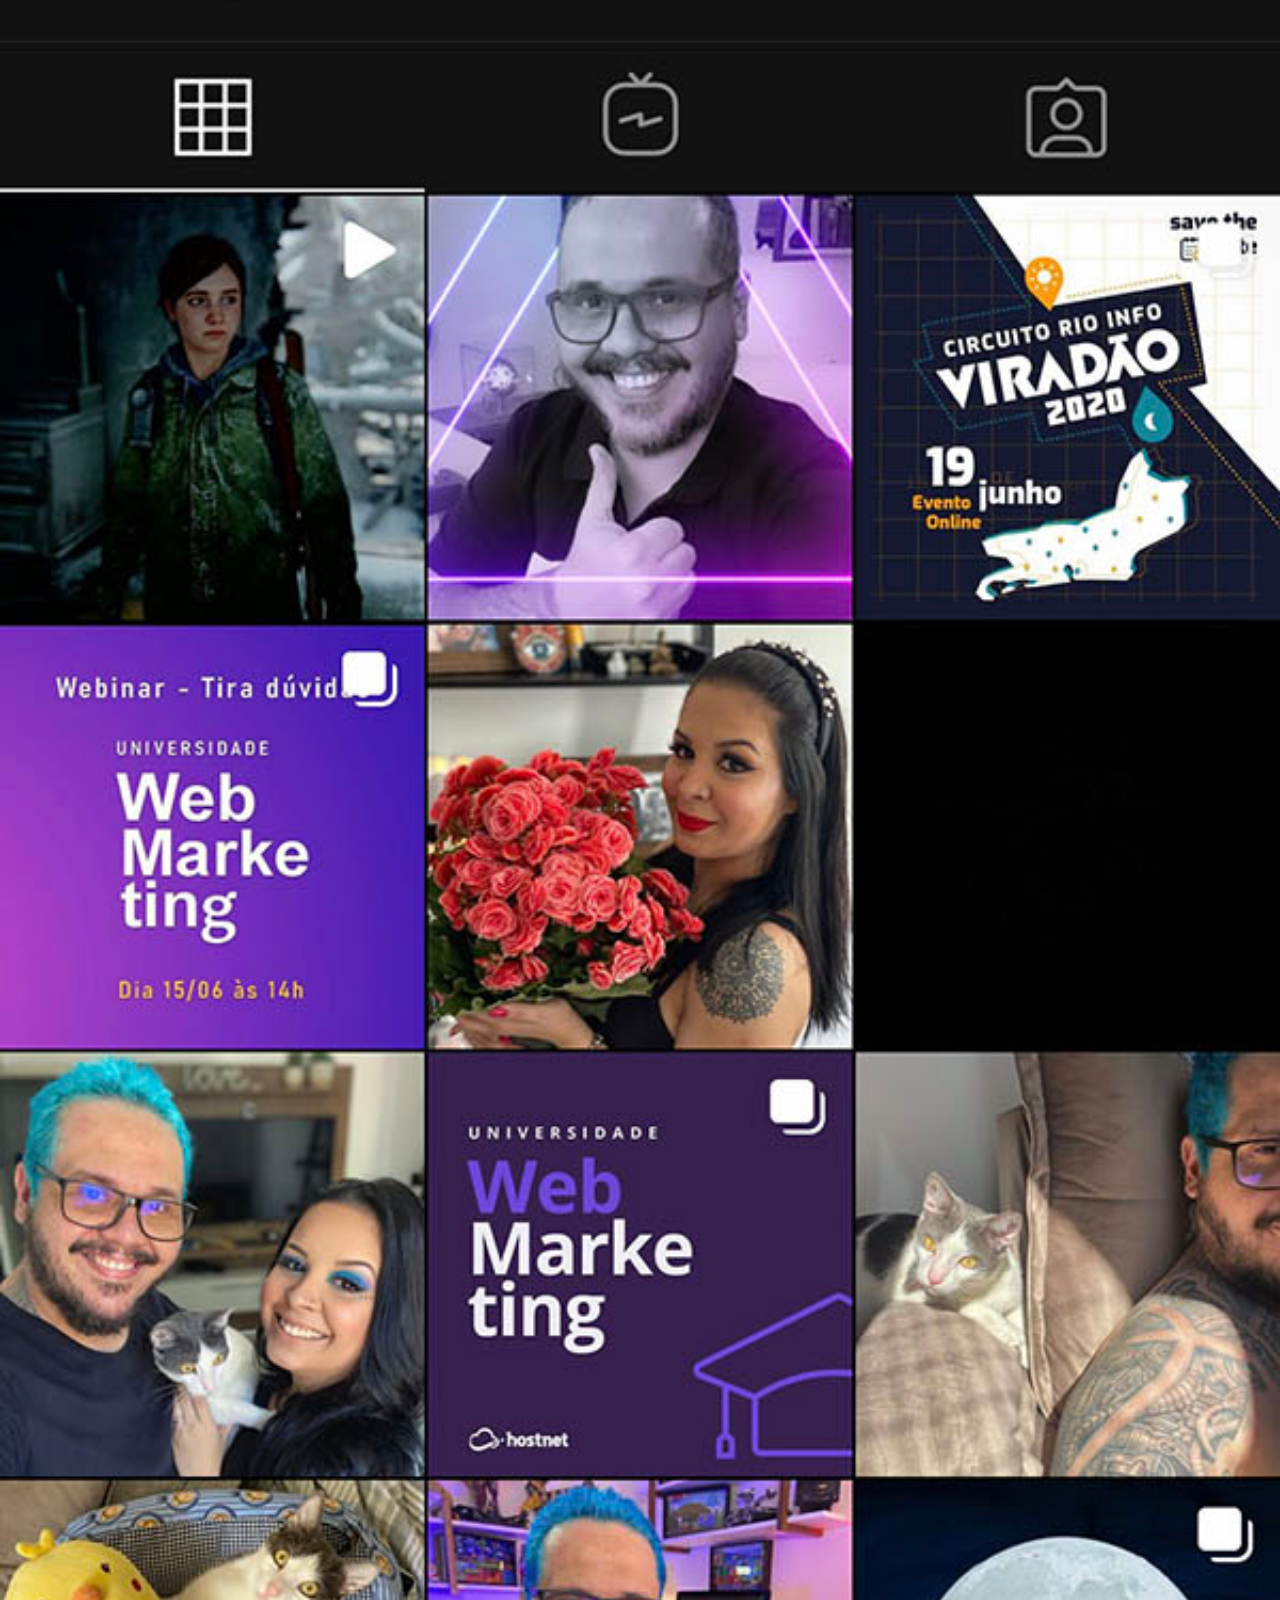
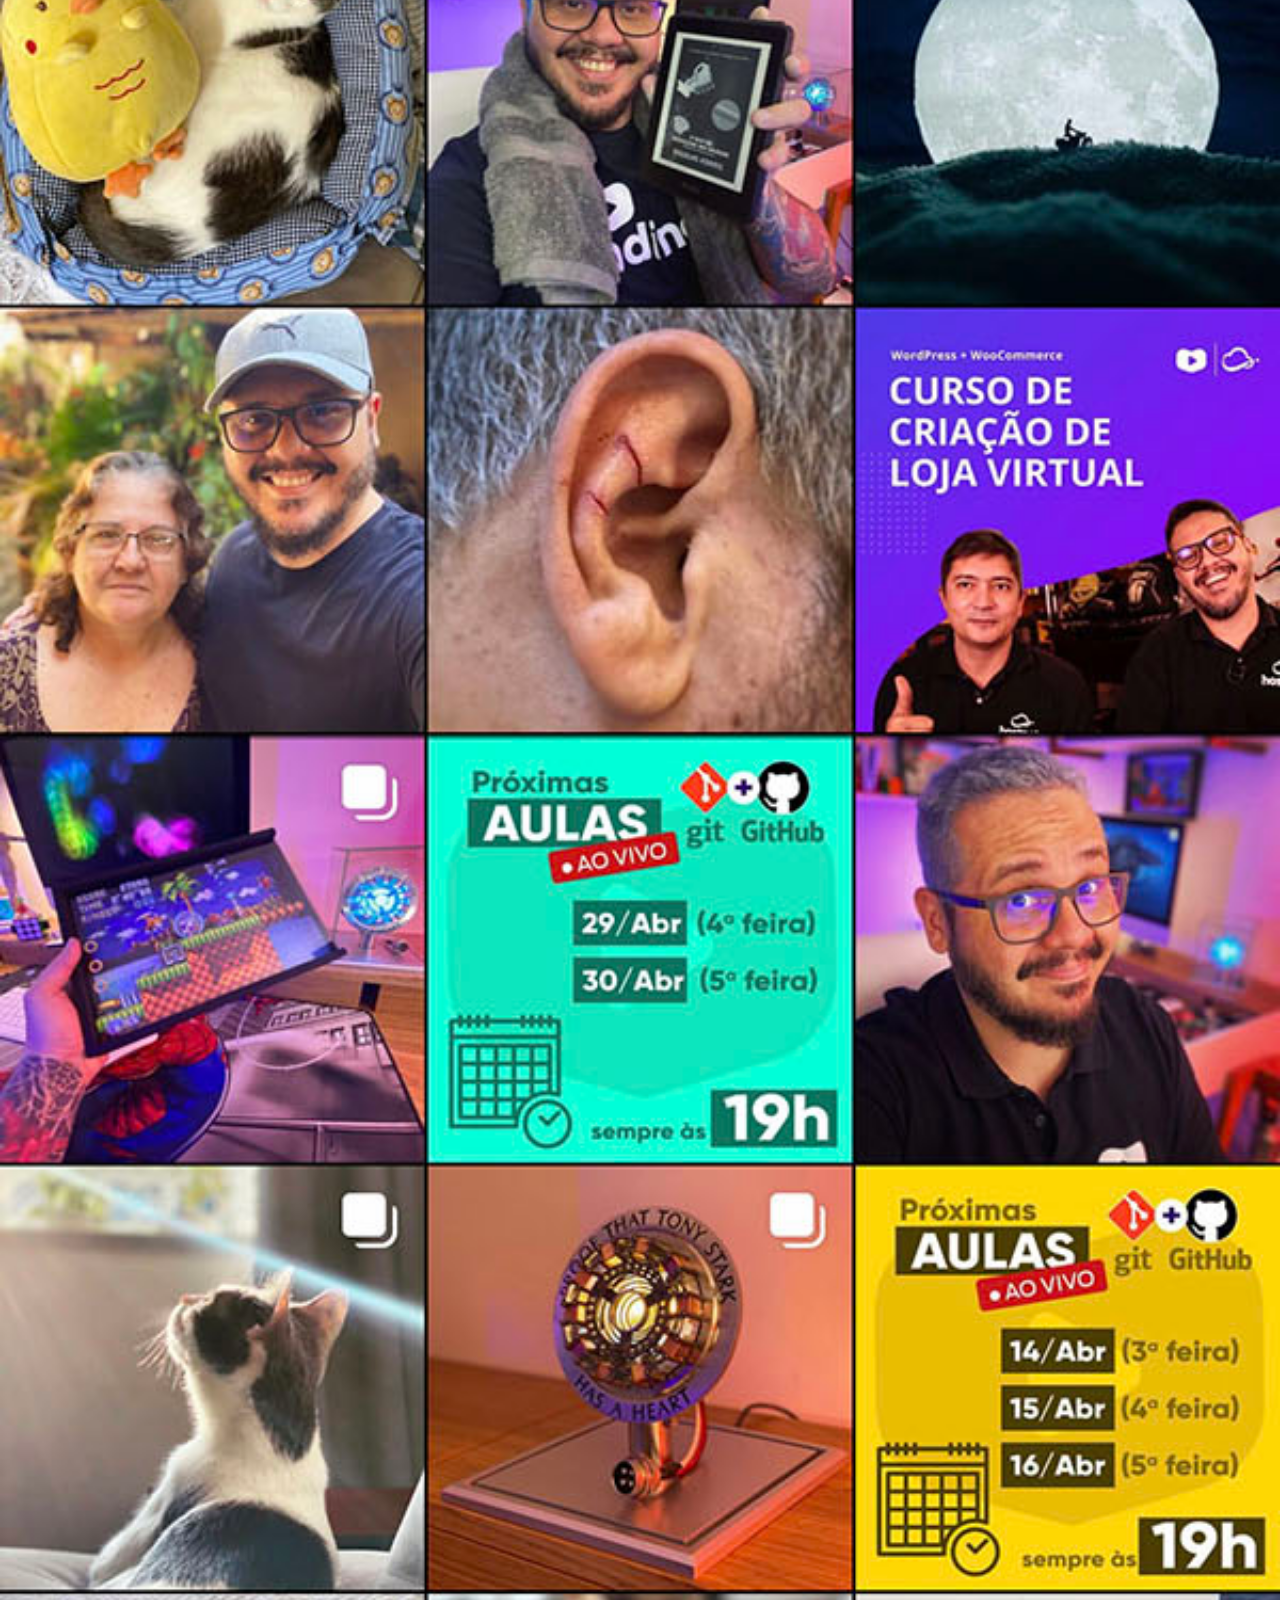
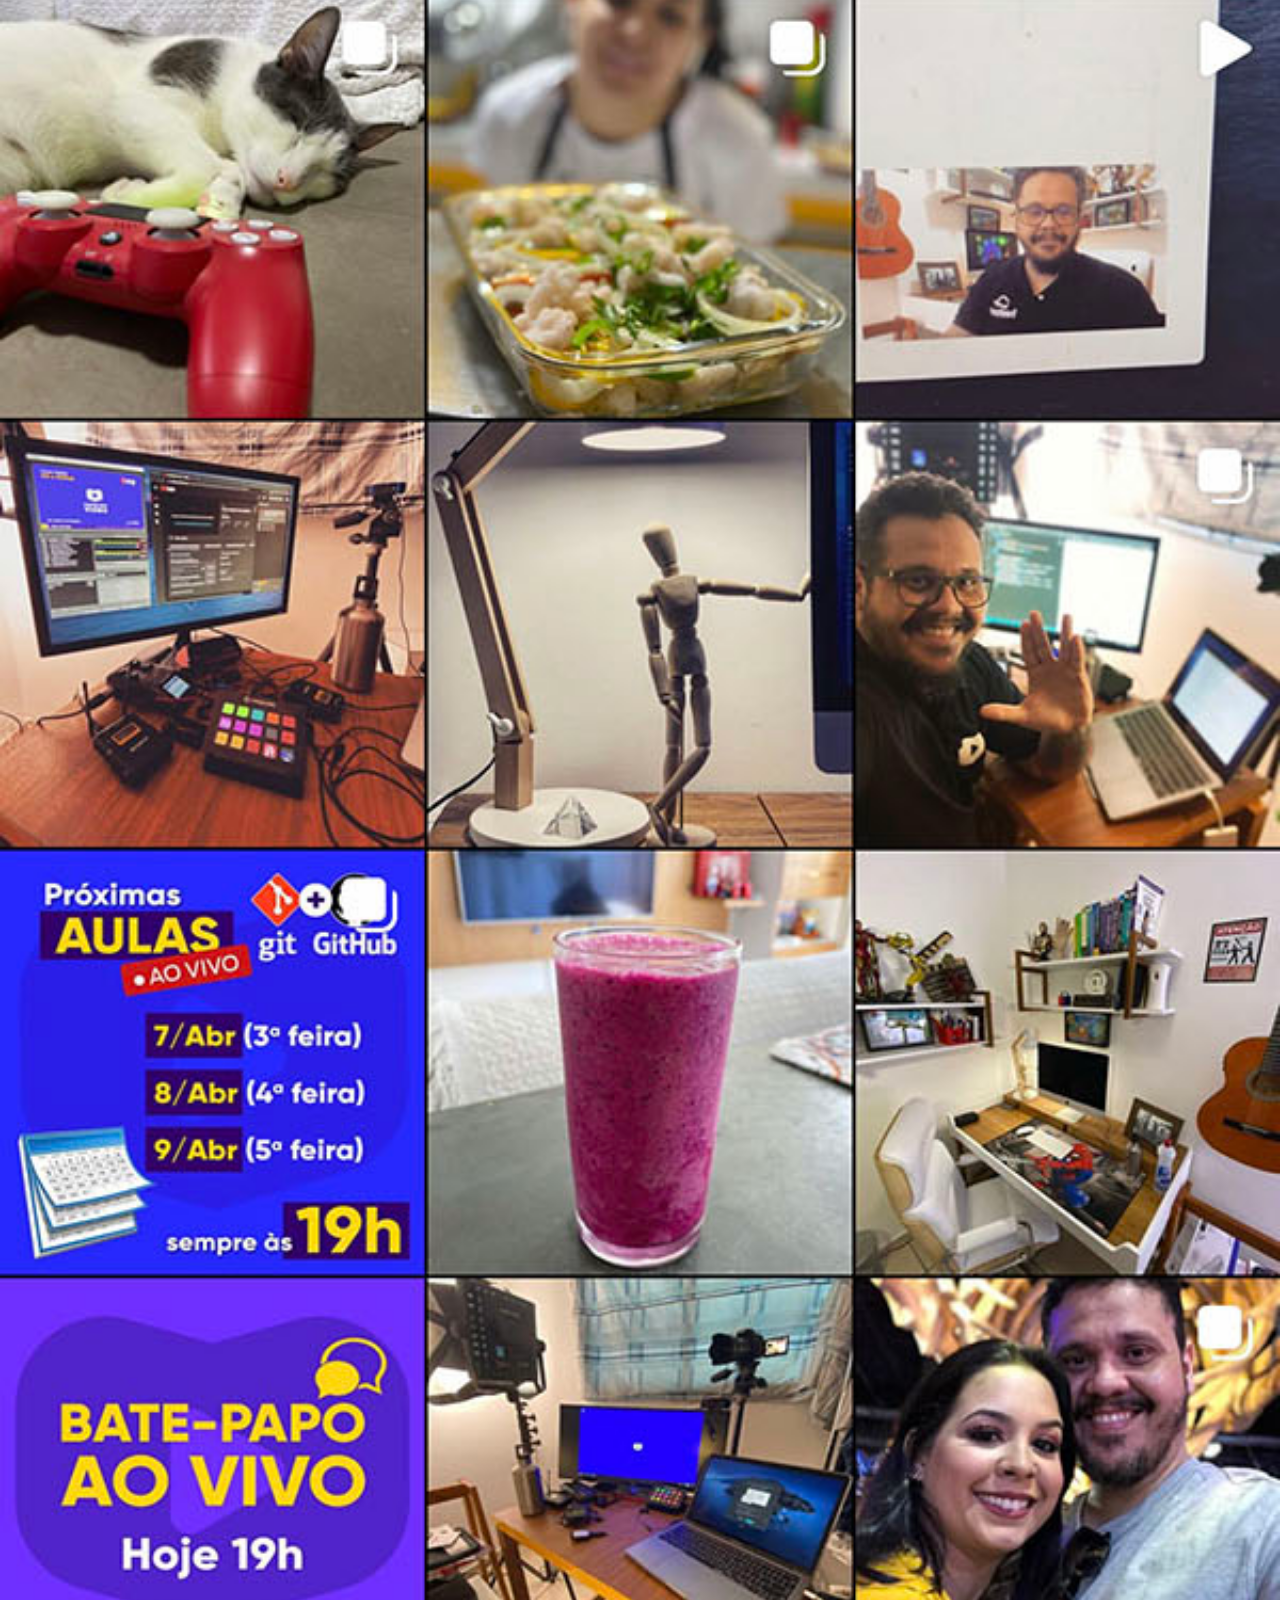
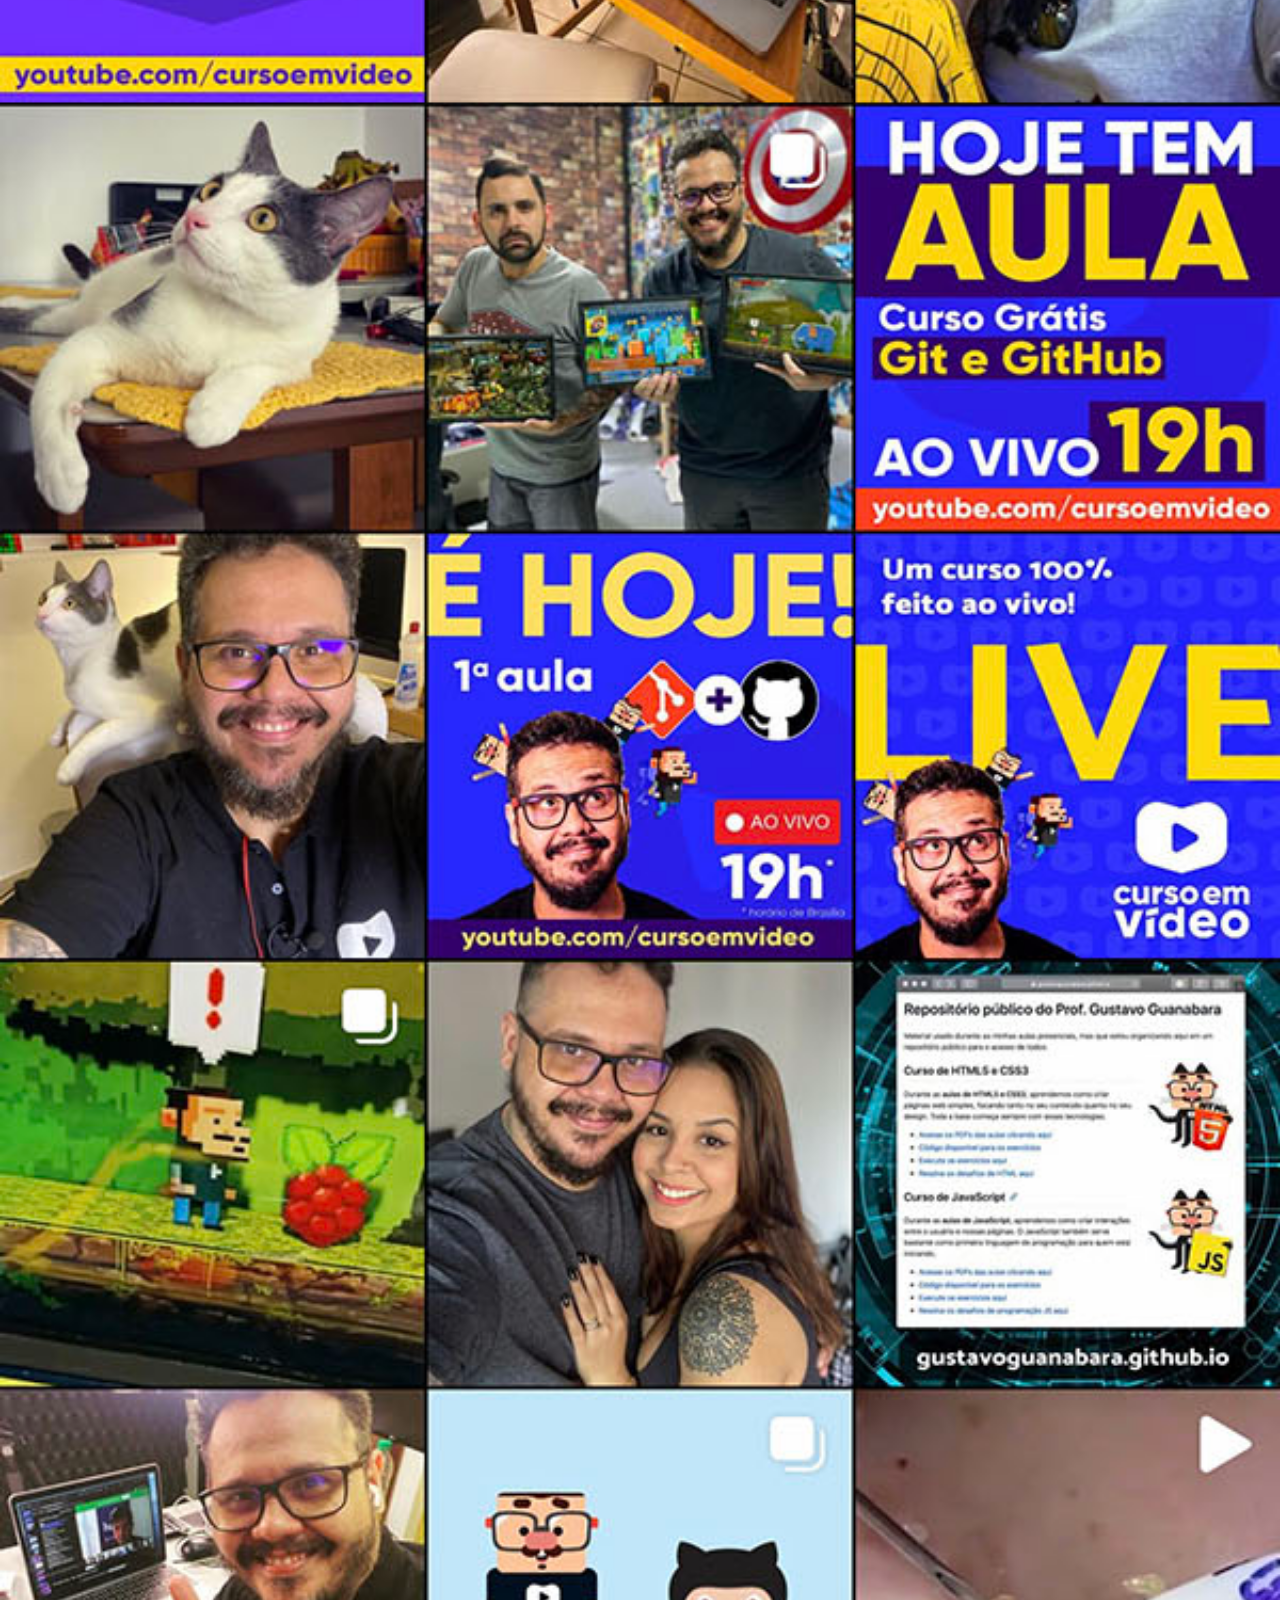
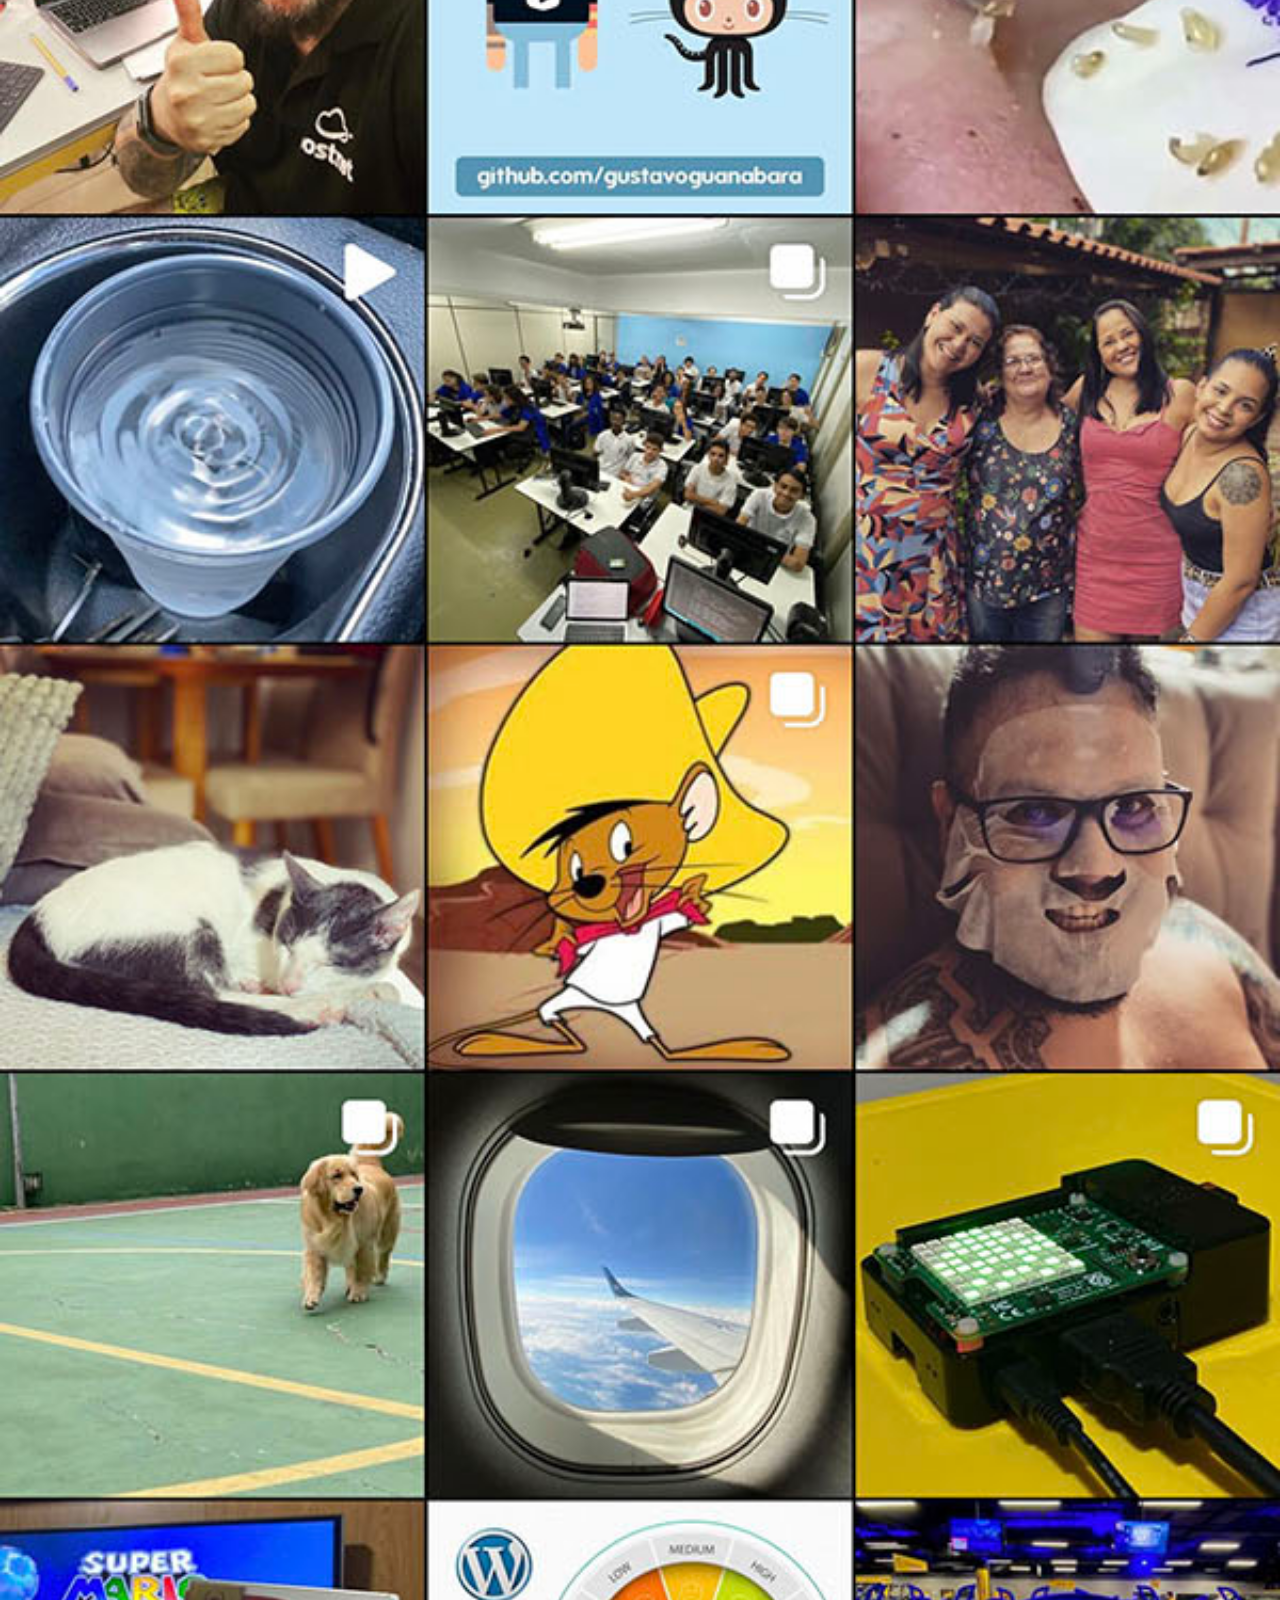
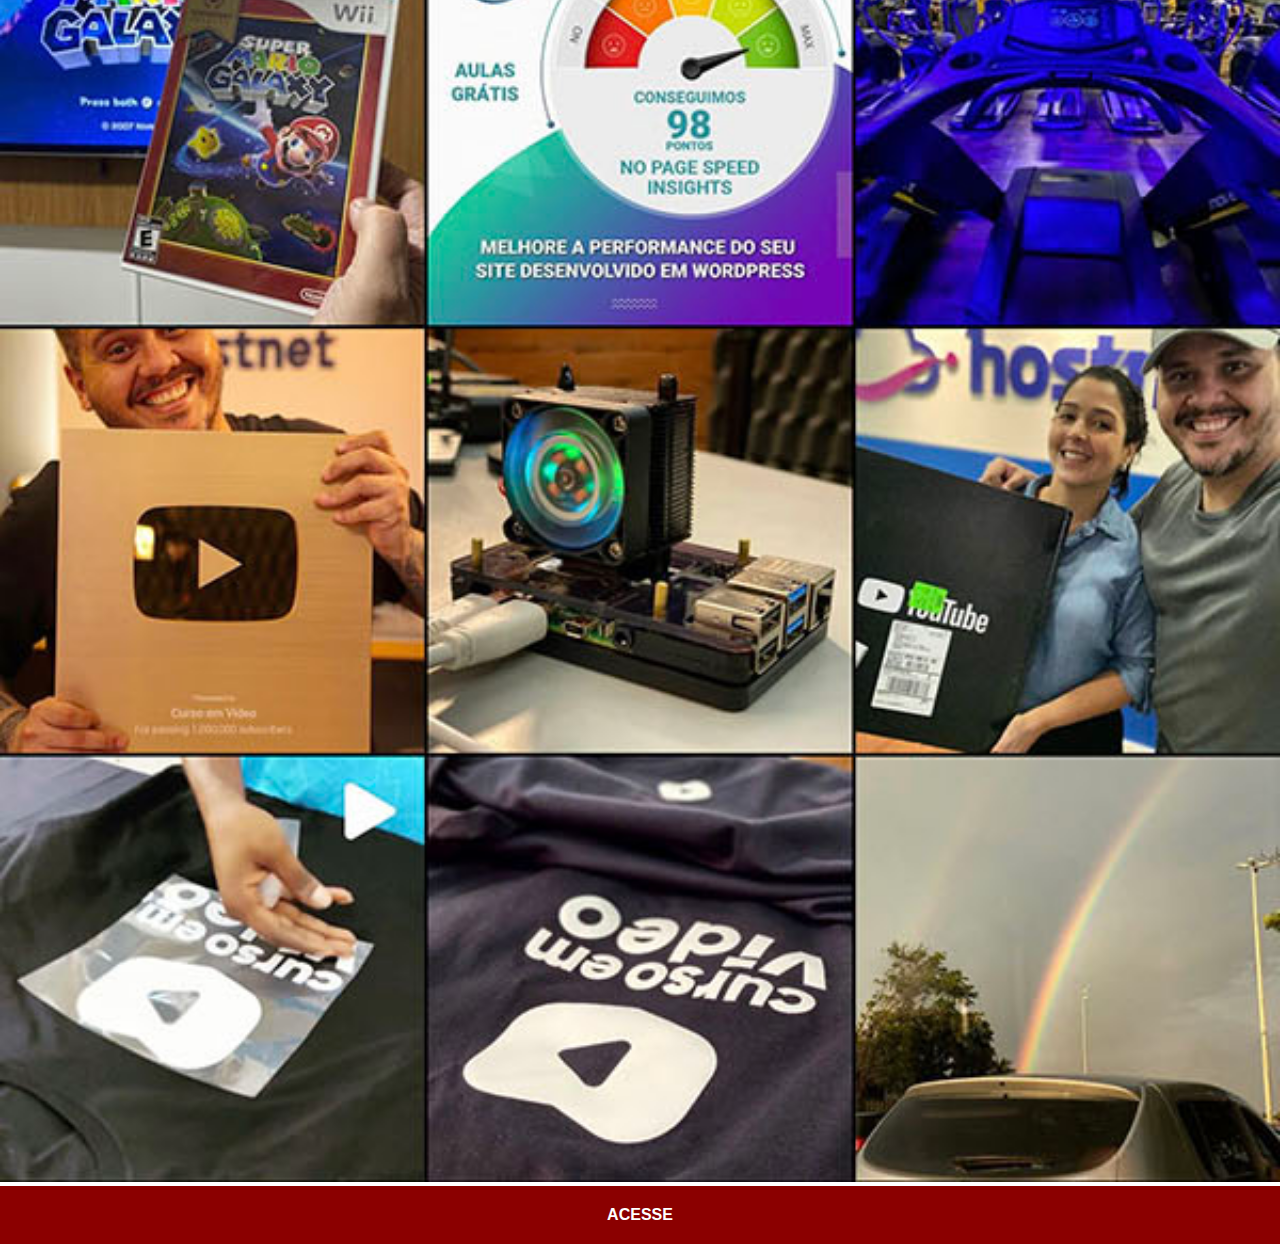
<file: instagram.html>
<!DOCTYPE html>
<html lang="pt-br">
<head>
    <meta charset="UTF-8">
    <meta name="viewport" content="width=device-width, initial-scale=1.0">
    <title>Instagram</title>
    <link rel="stylesheet" href="Estilos/social.css">
</head>
<body>
    <img src="imagens/tela-instagram.jpg" alt="Instagram">
    <a href="https://www.instagram.com/gustavoguanabara/" target="_blank">ACESSE</a>
</body>
</html>
</file>
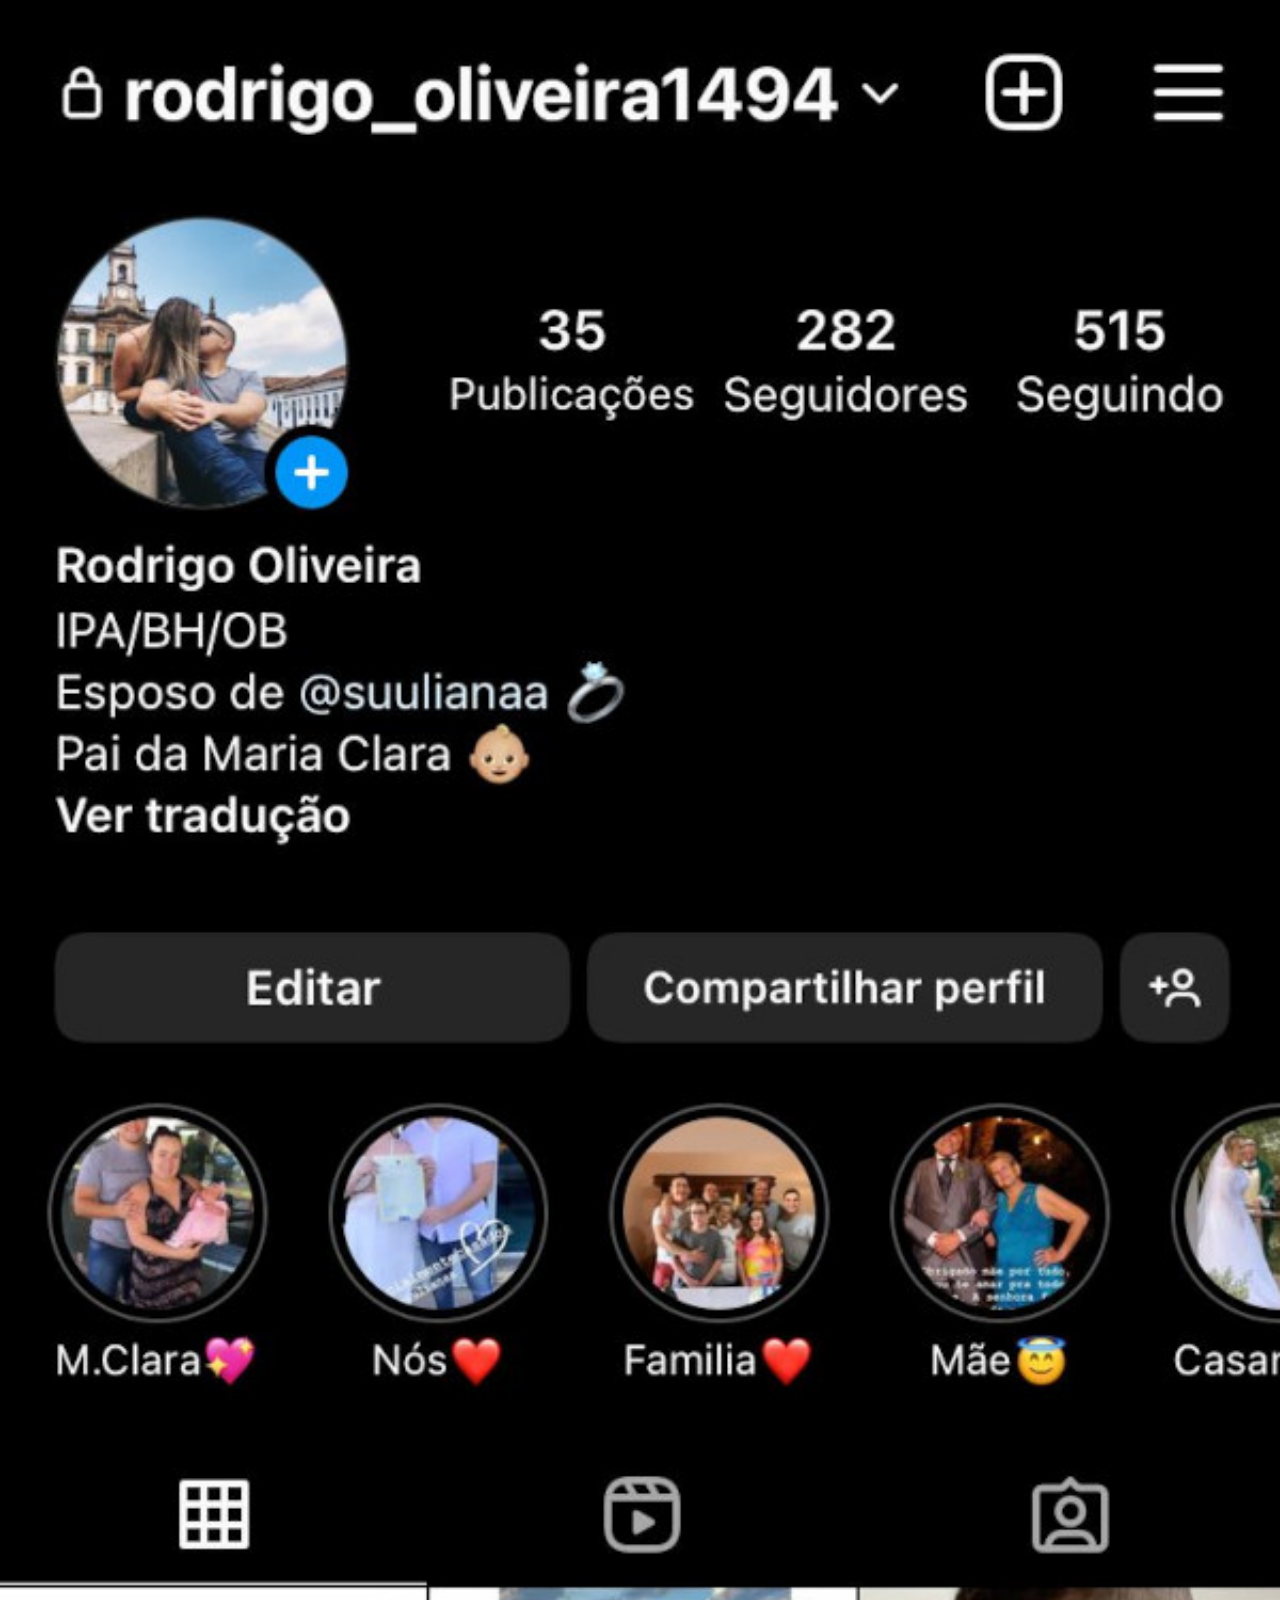
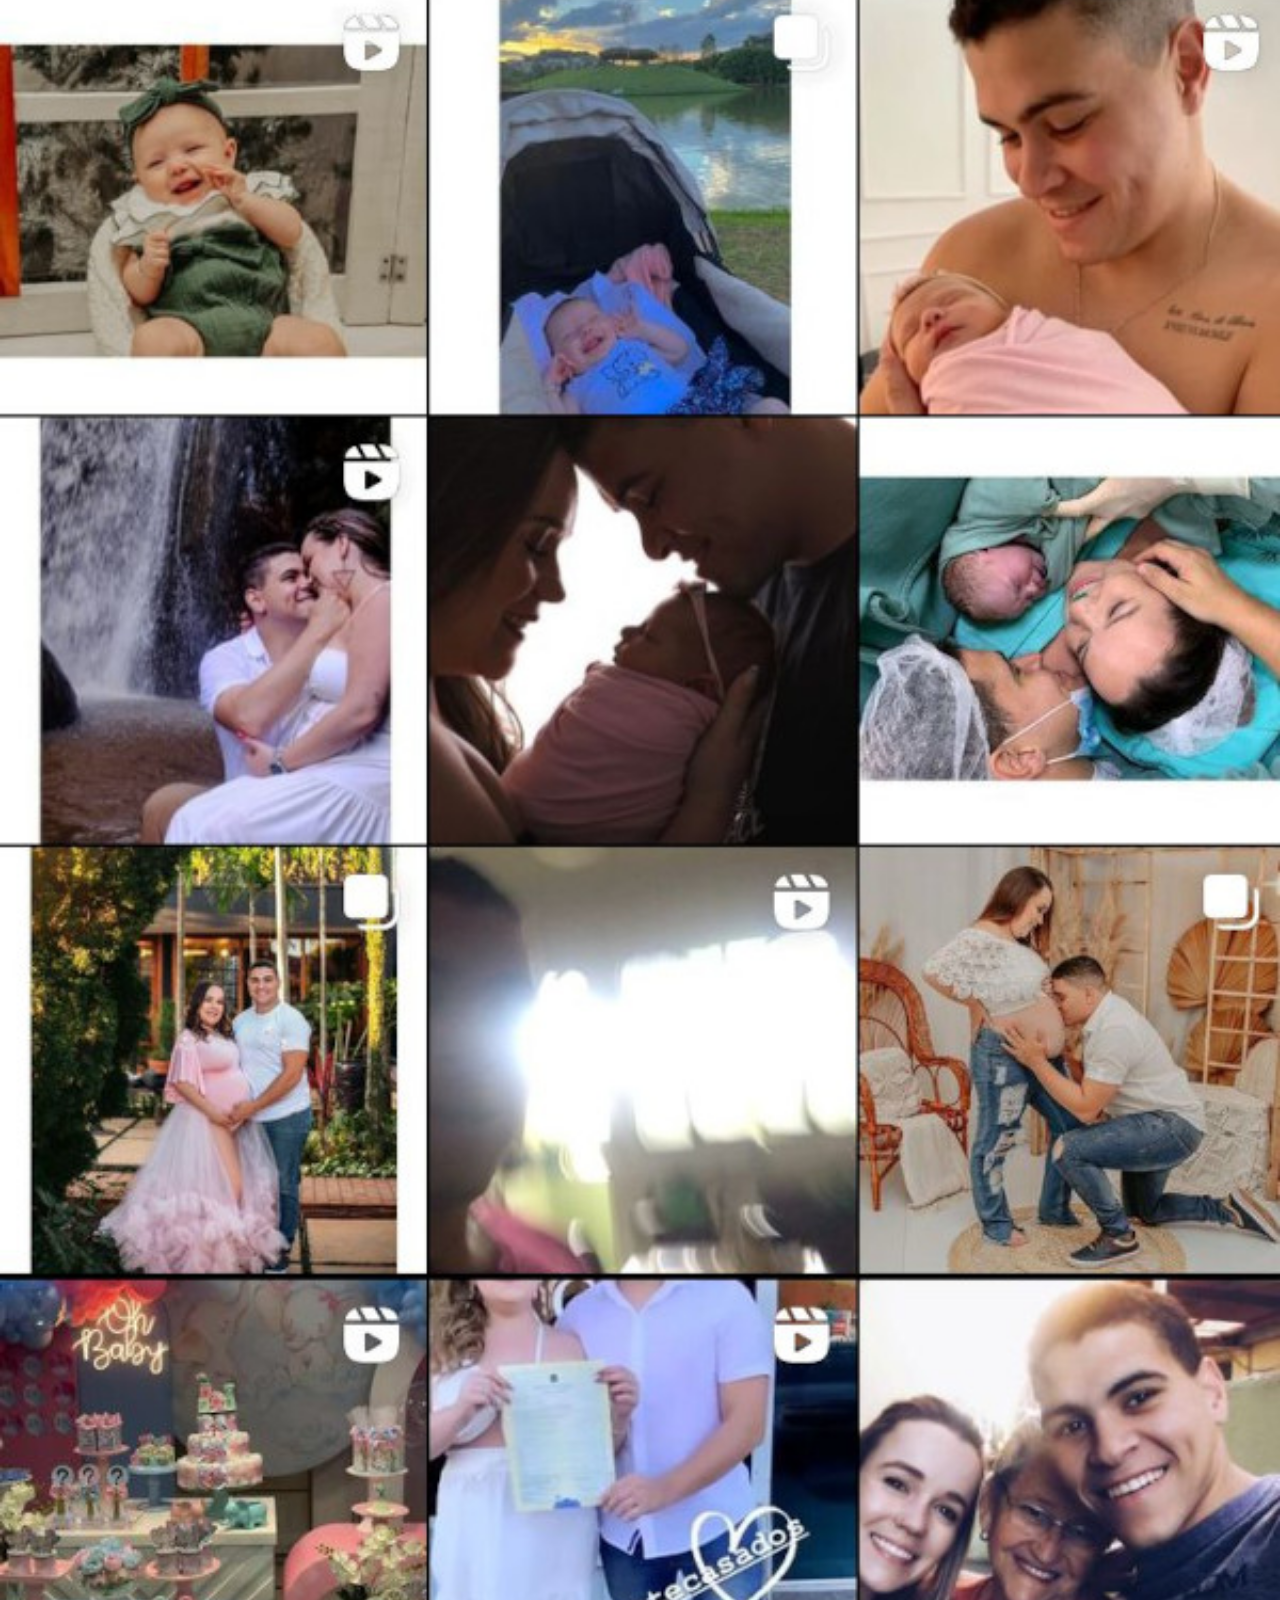
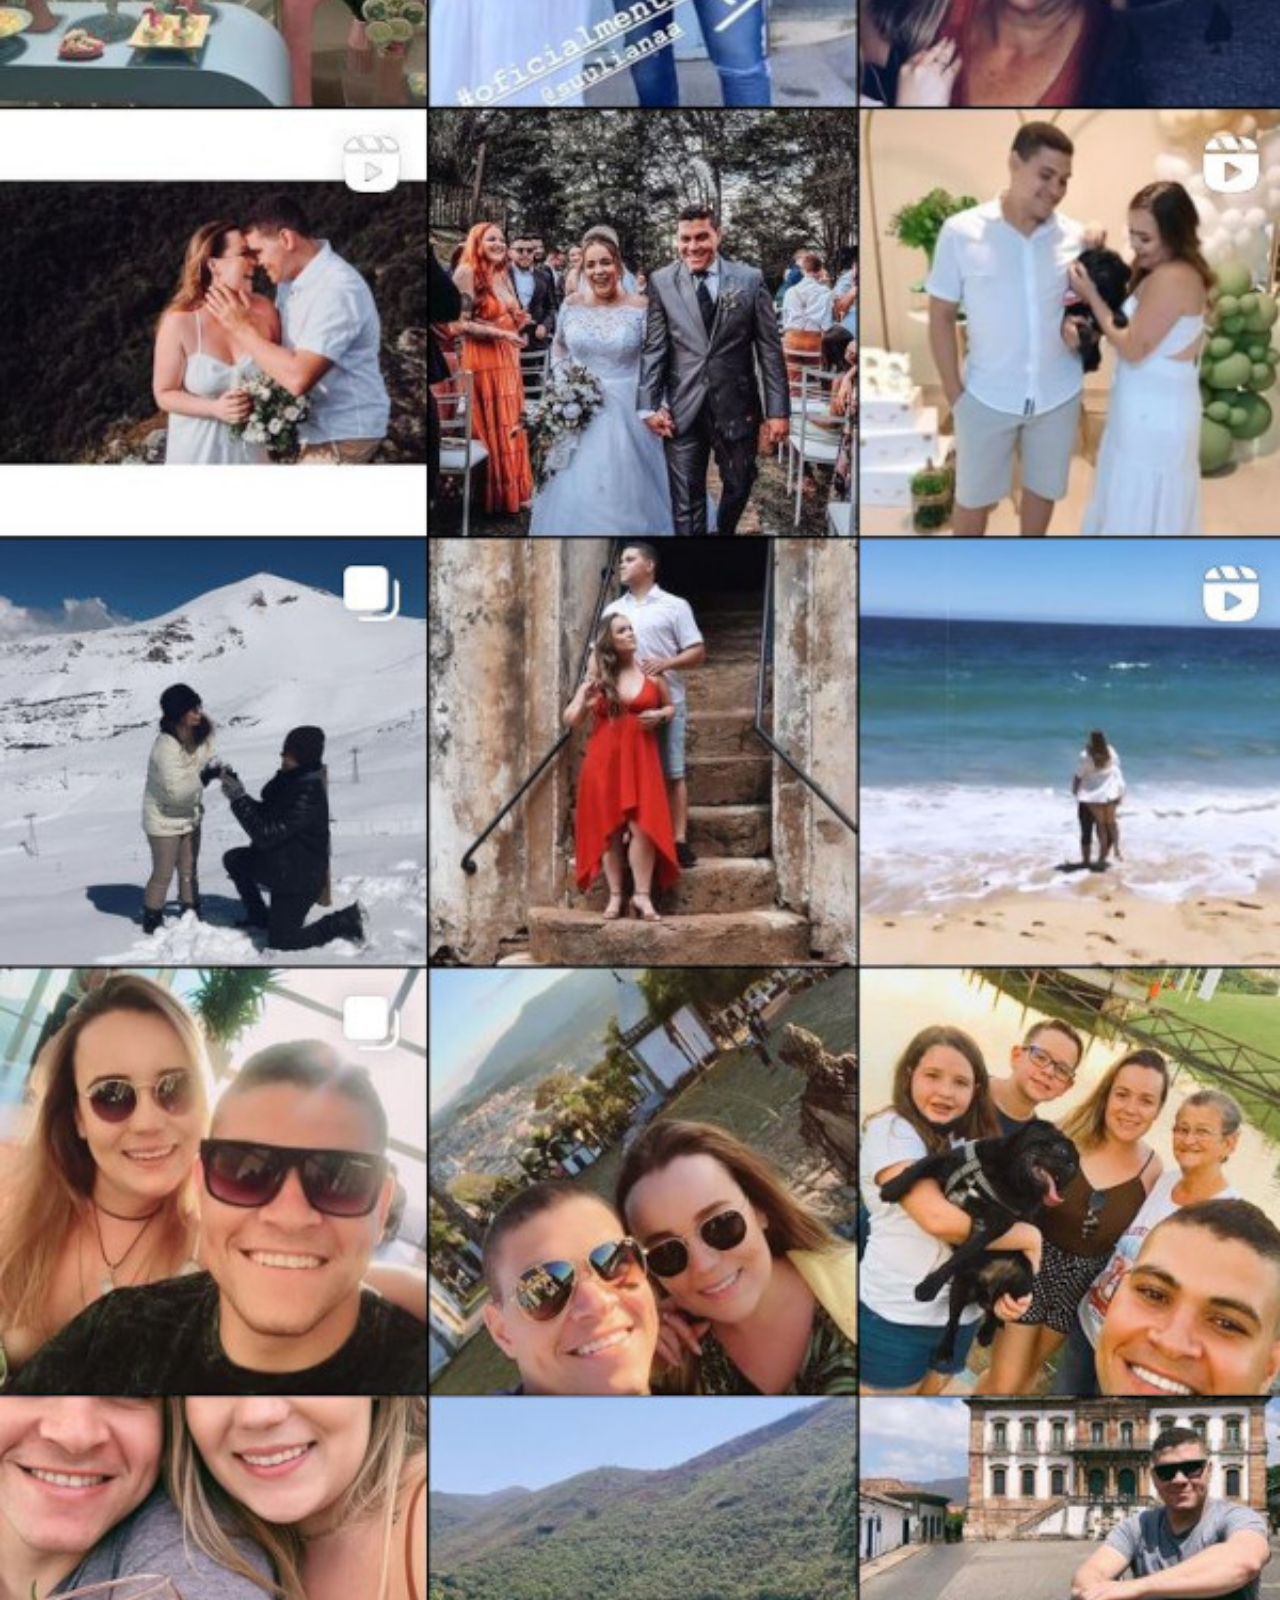
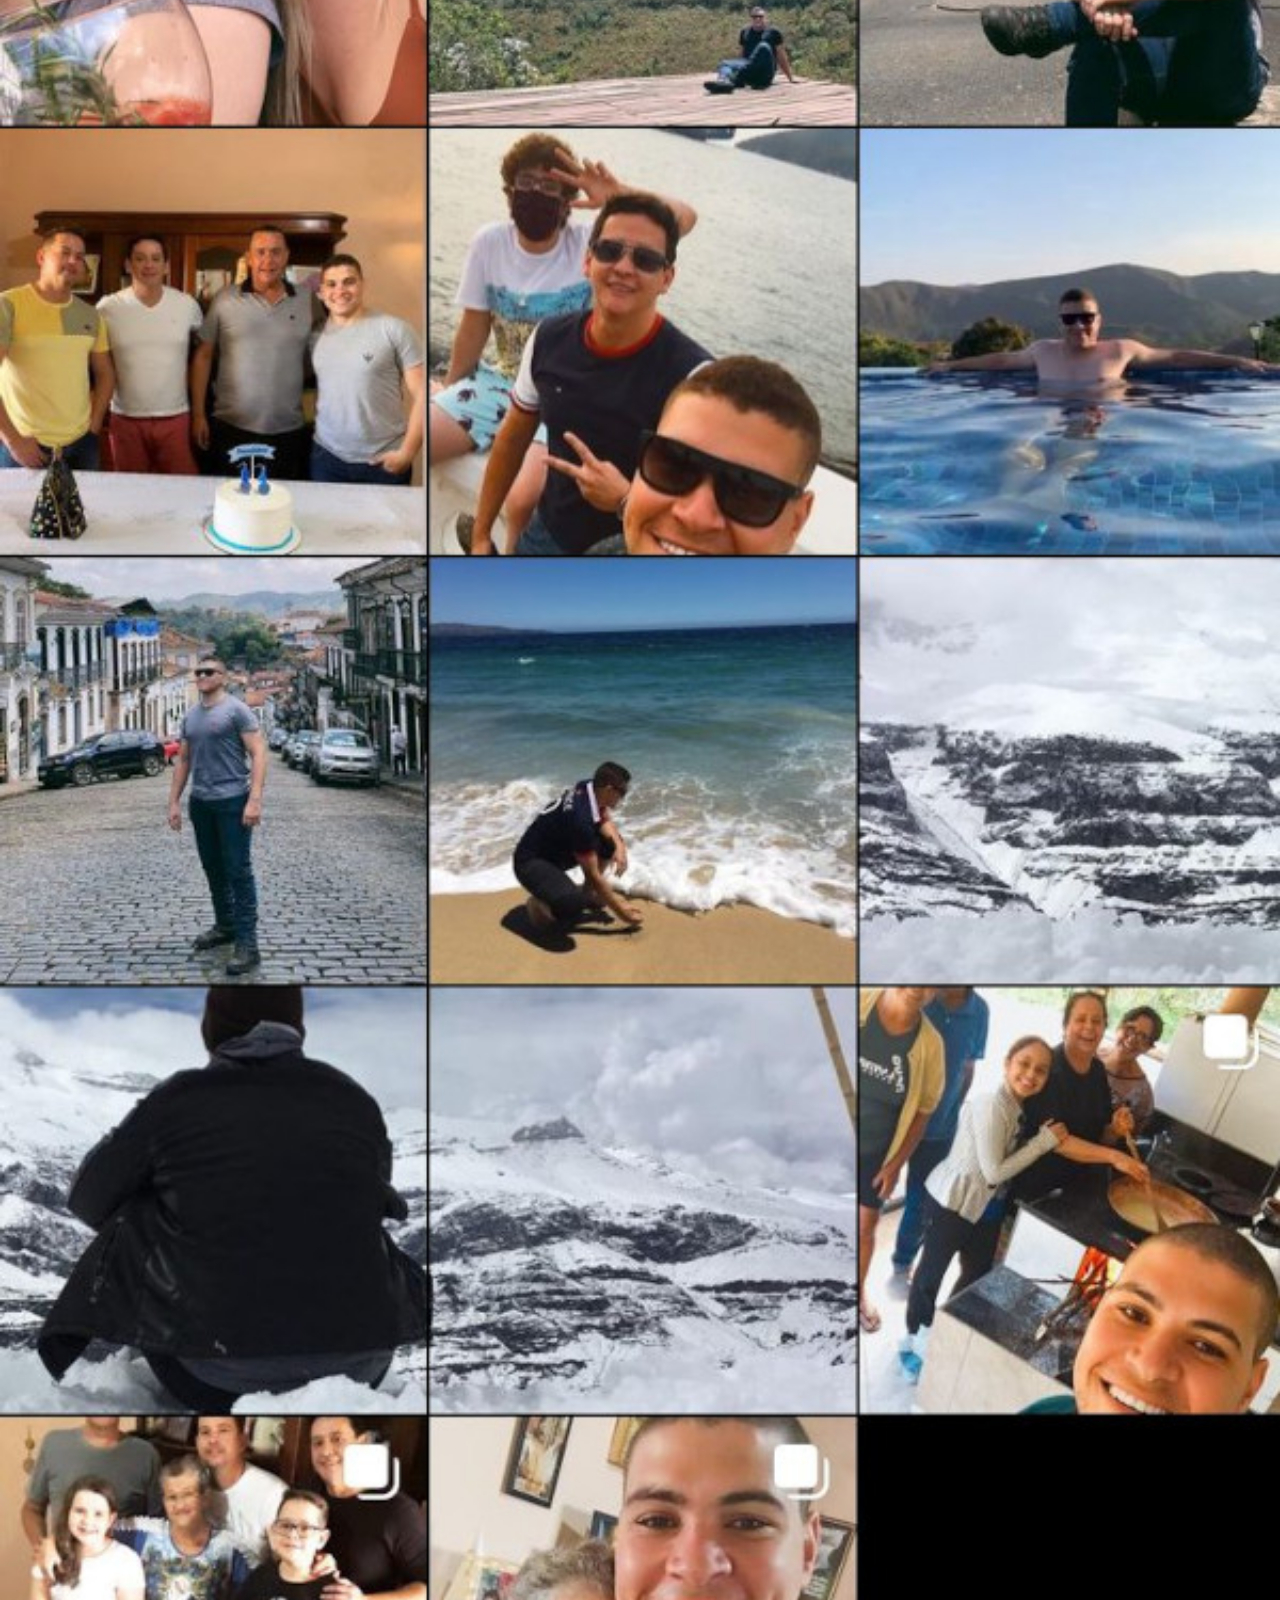
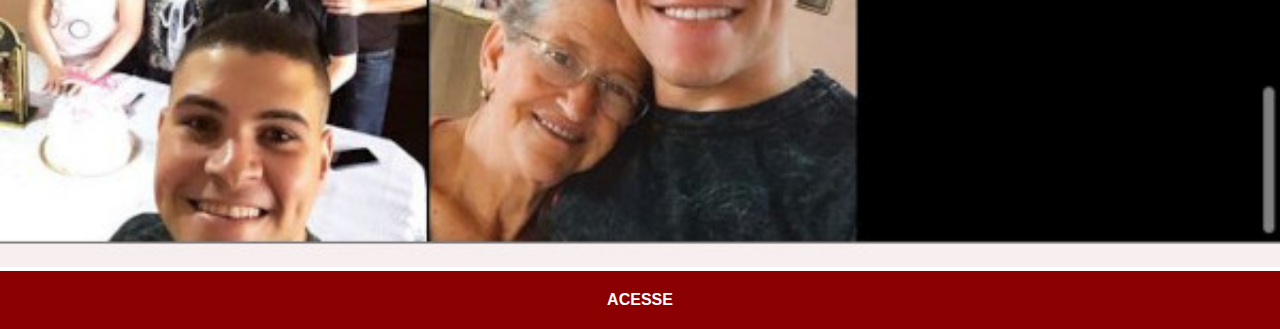
<file: instagramRodrigo.html>
<!DOCTYPE html>
<html lang="en">
<head>
    <meta charset="UTF-8">
    <meta name="viewport" content="width=device-width, initial-scale=1.0">
    <title>Document</title>
    <link rel="stylesheet" href="Estilos/social.css">
</head>
<body>
    <img src="imagens/imagensRodrigo/minha-Imagem-Instagram.jpg" alt="Instagram Rodirgo">
    <a href="https://www.instagram.com/rodrigo_oliveira1494/" target="_blank">ACESSE</a>
</body>
</html>
</file>
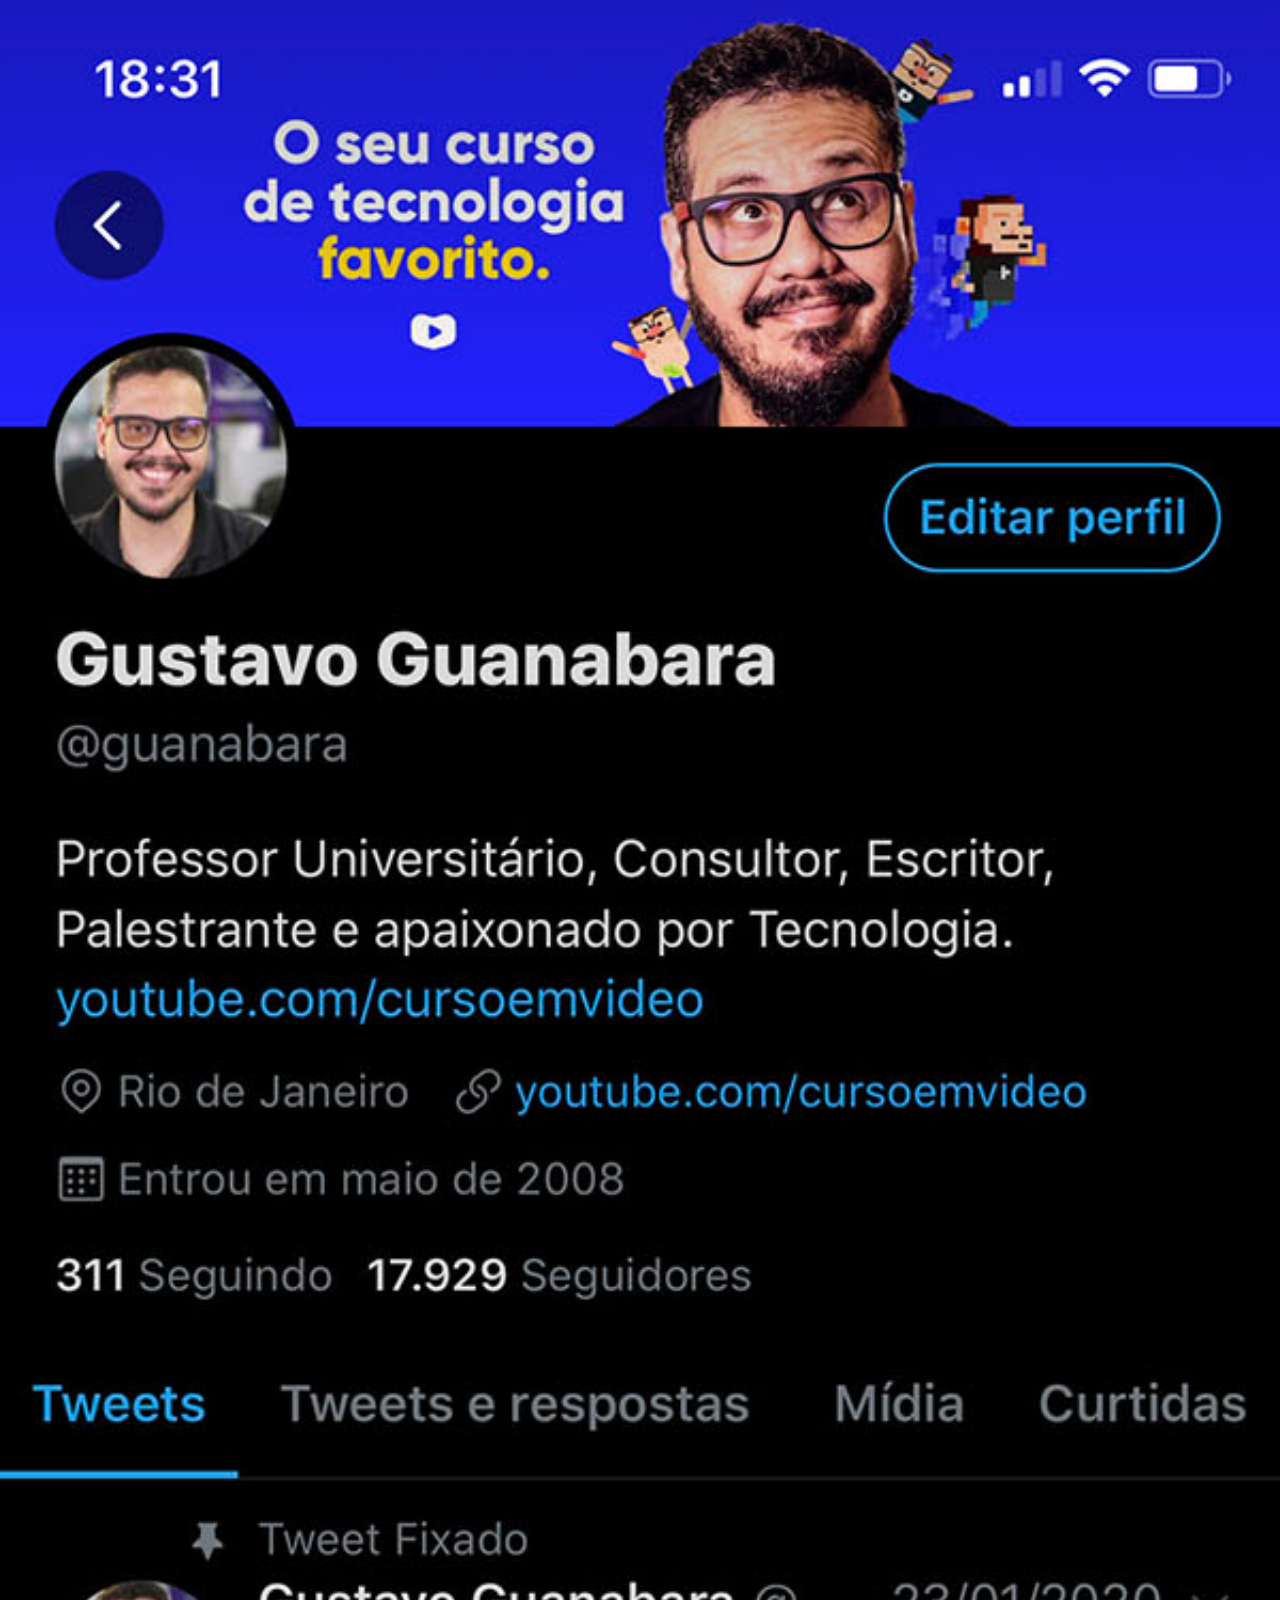
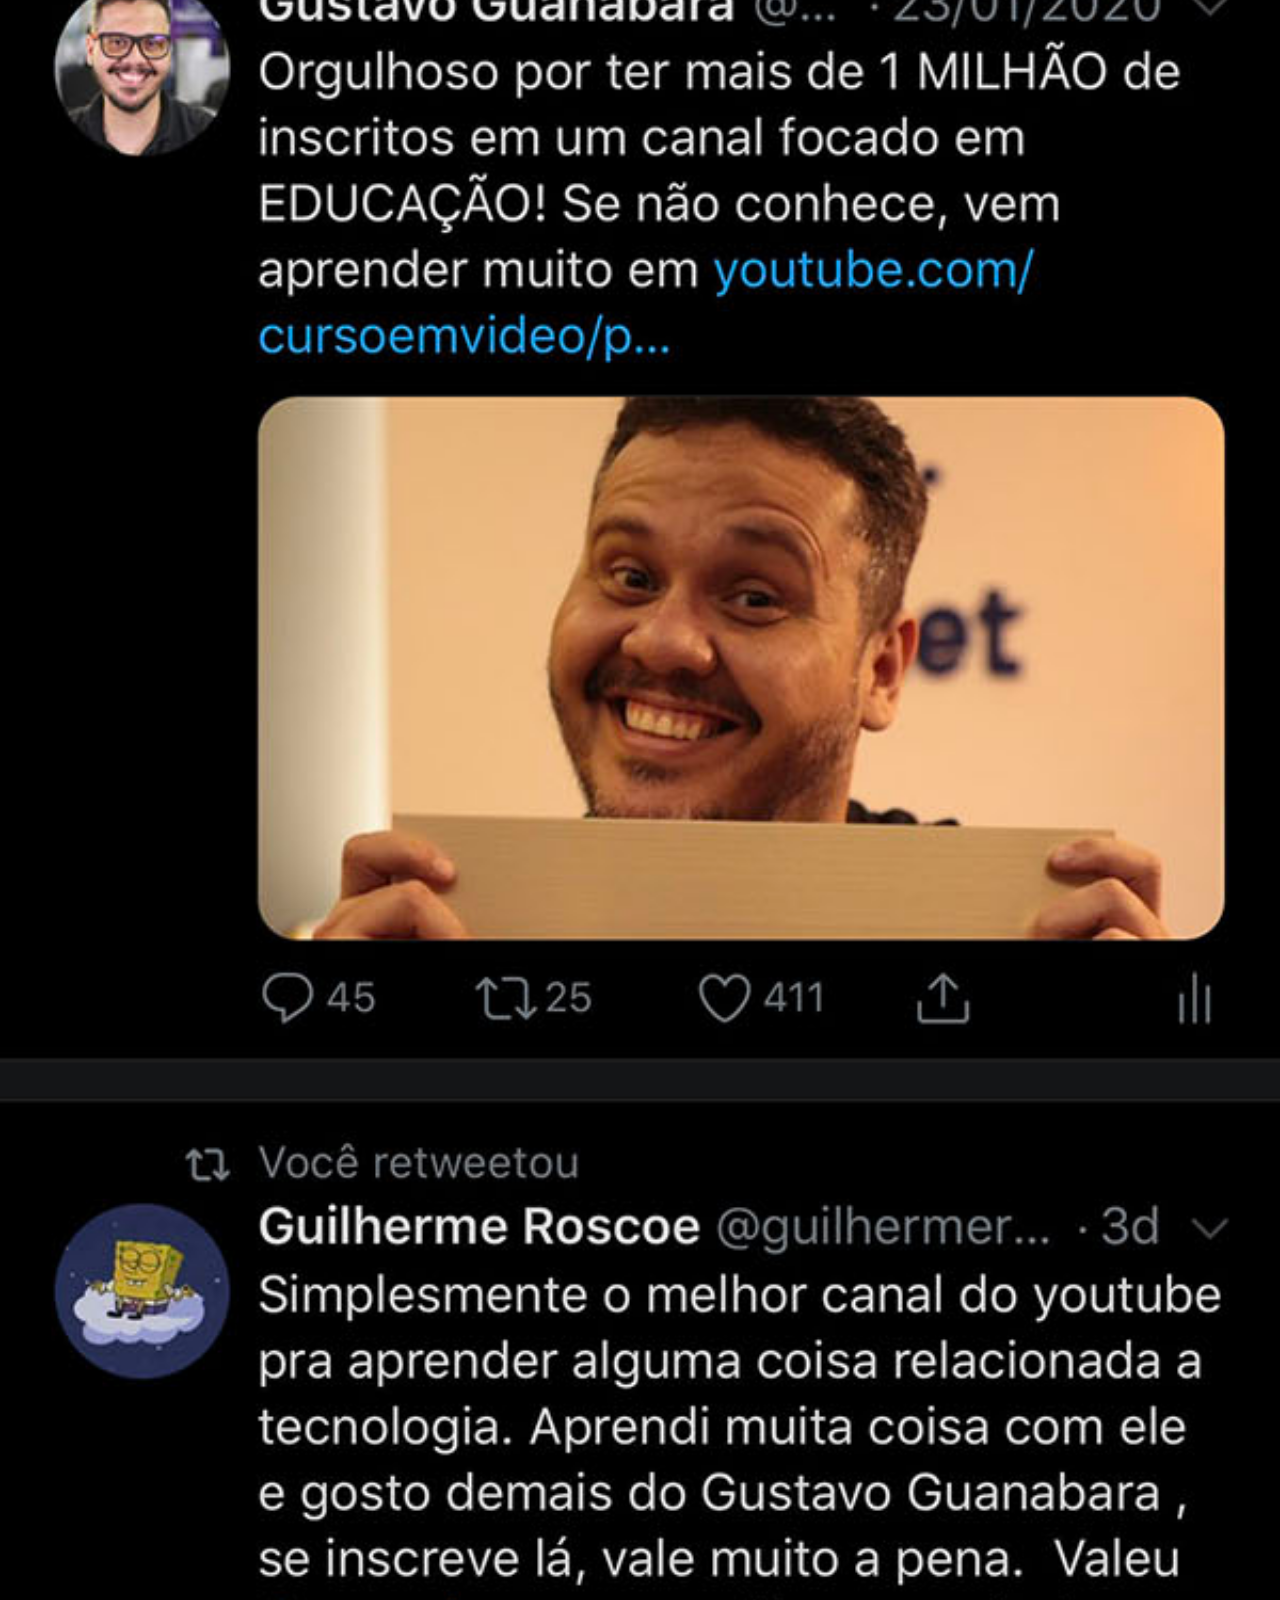
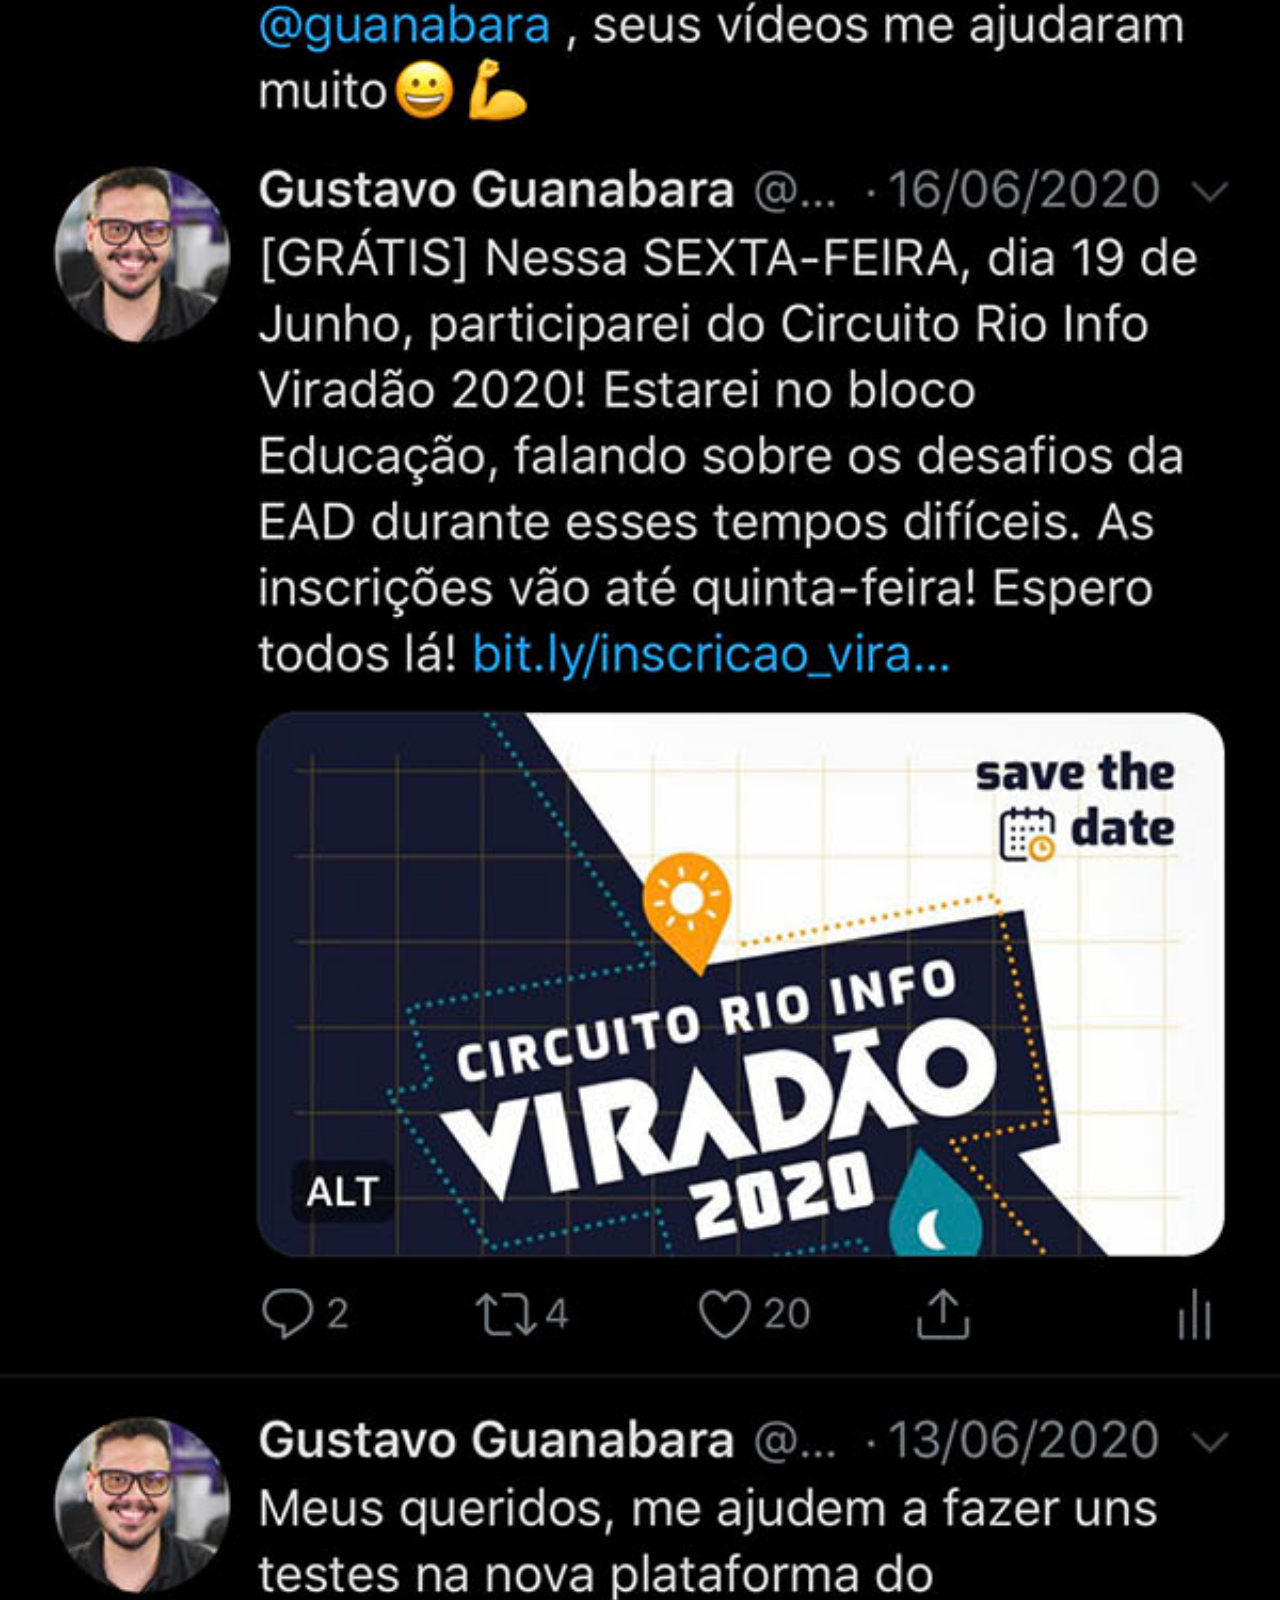
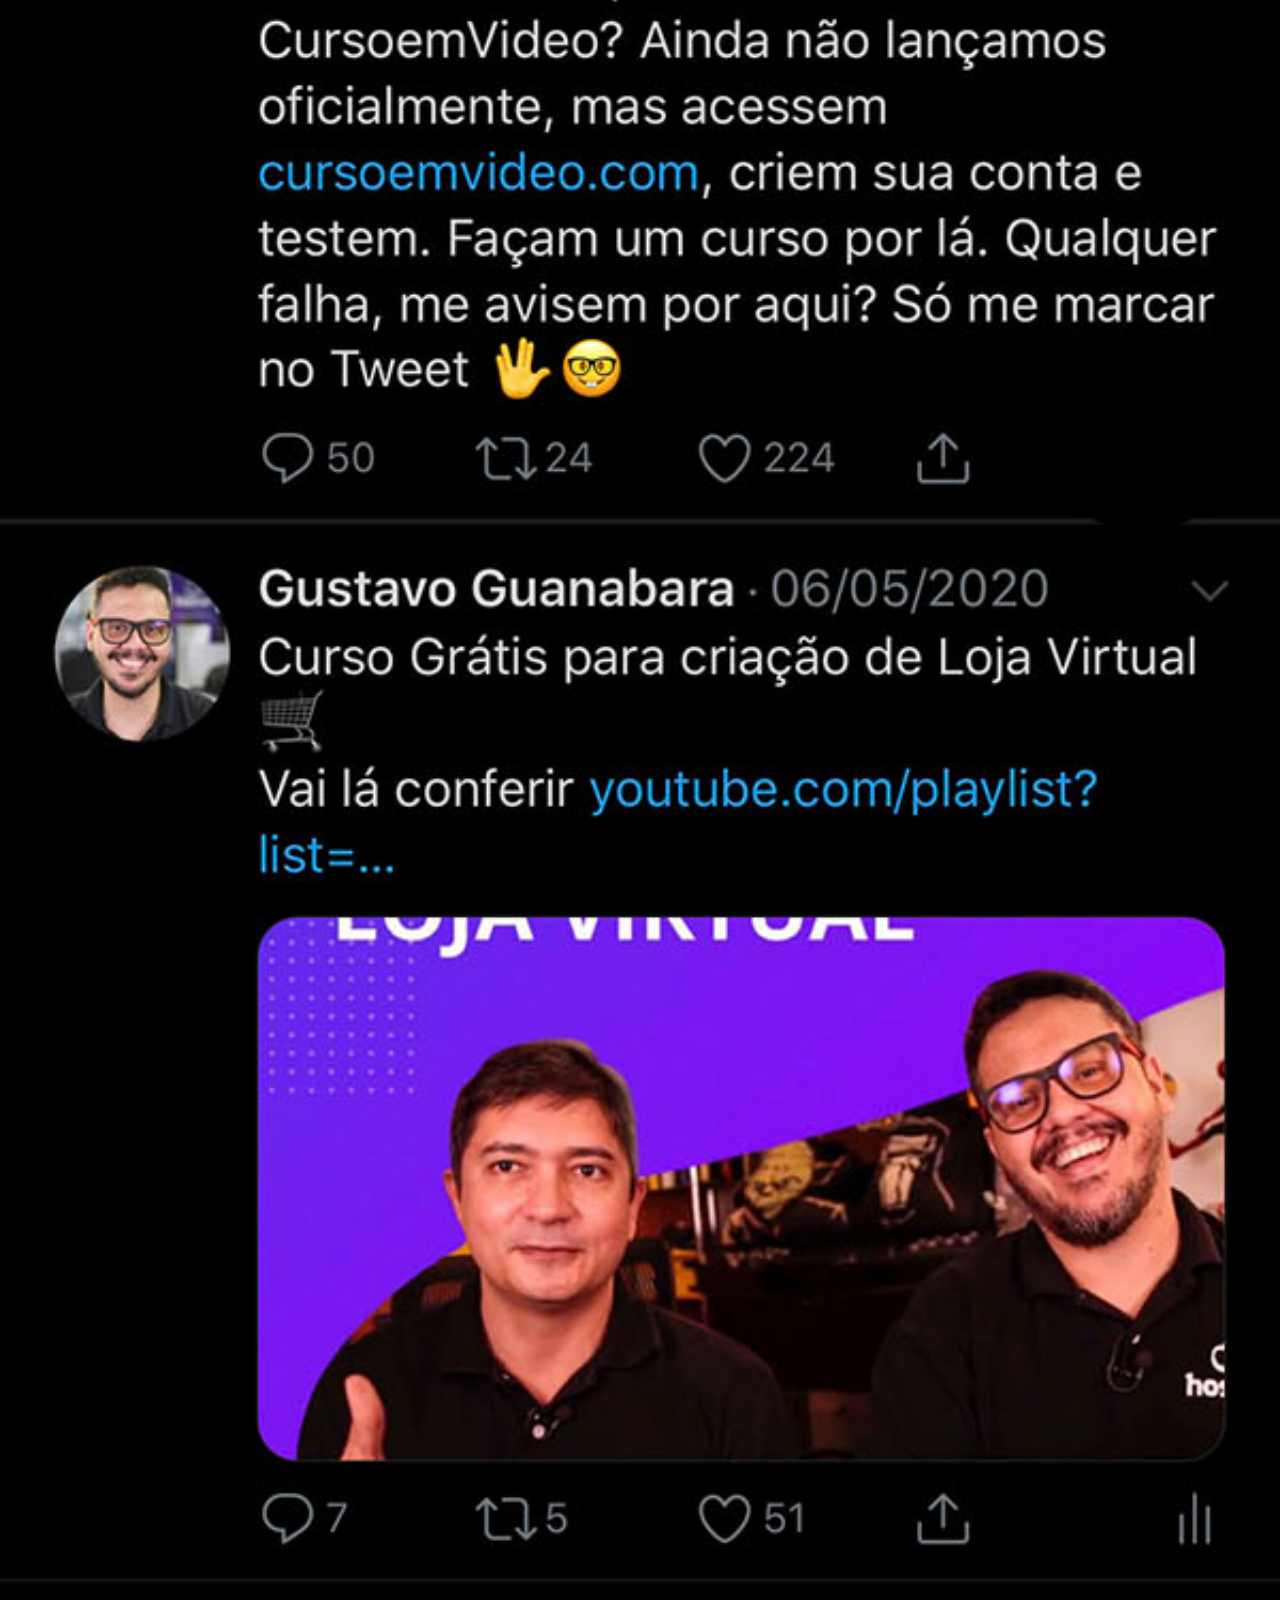
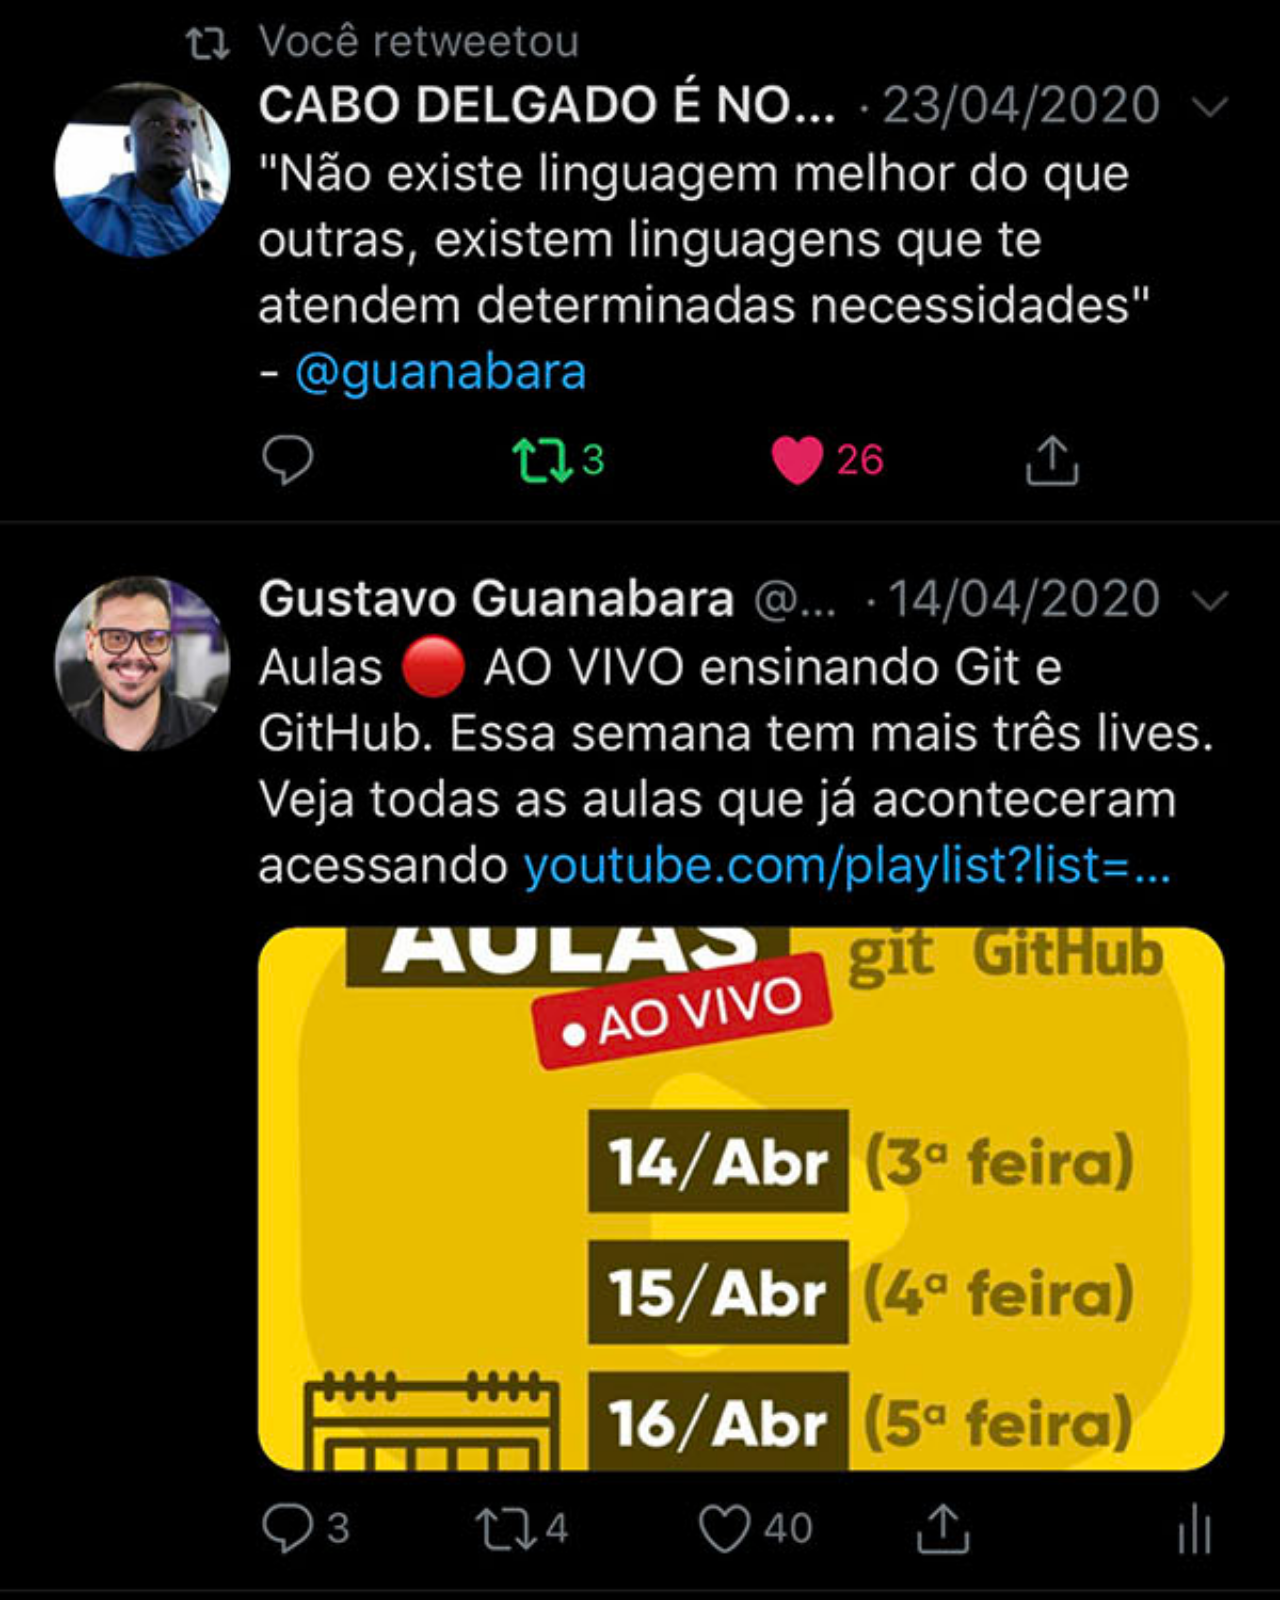
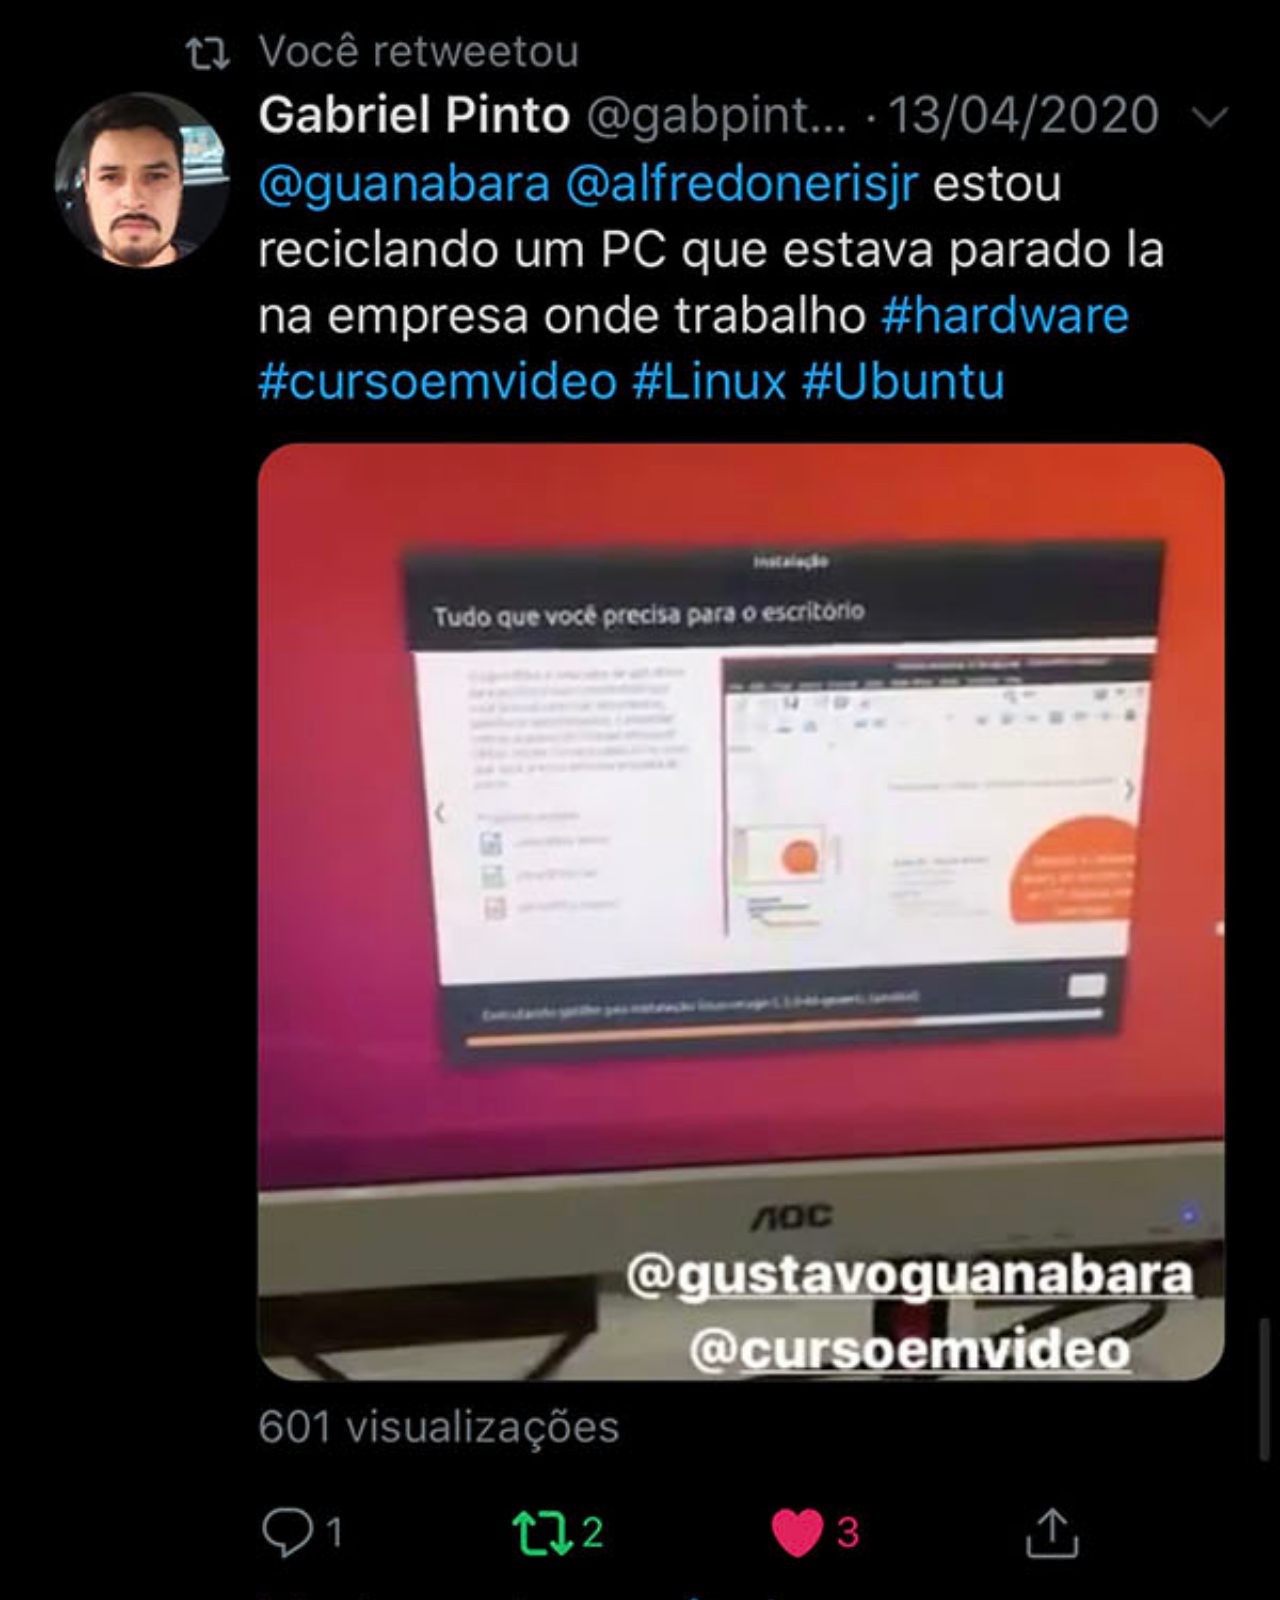
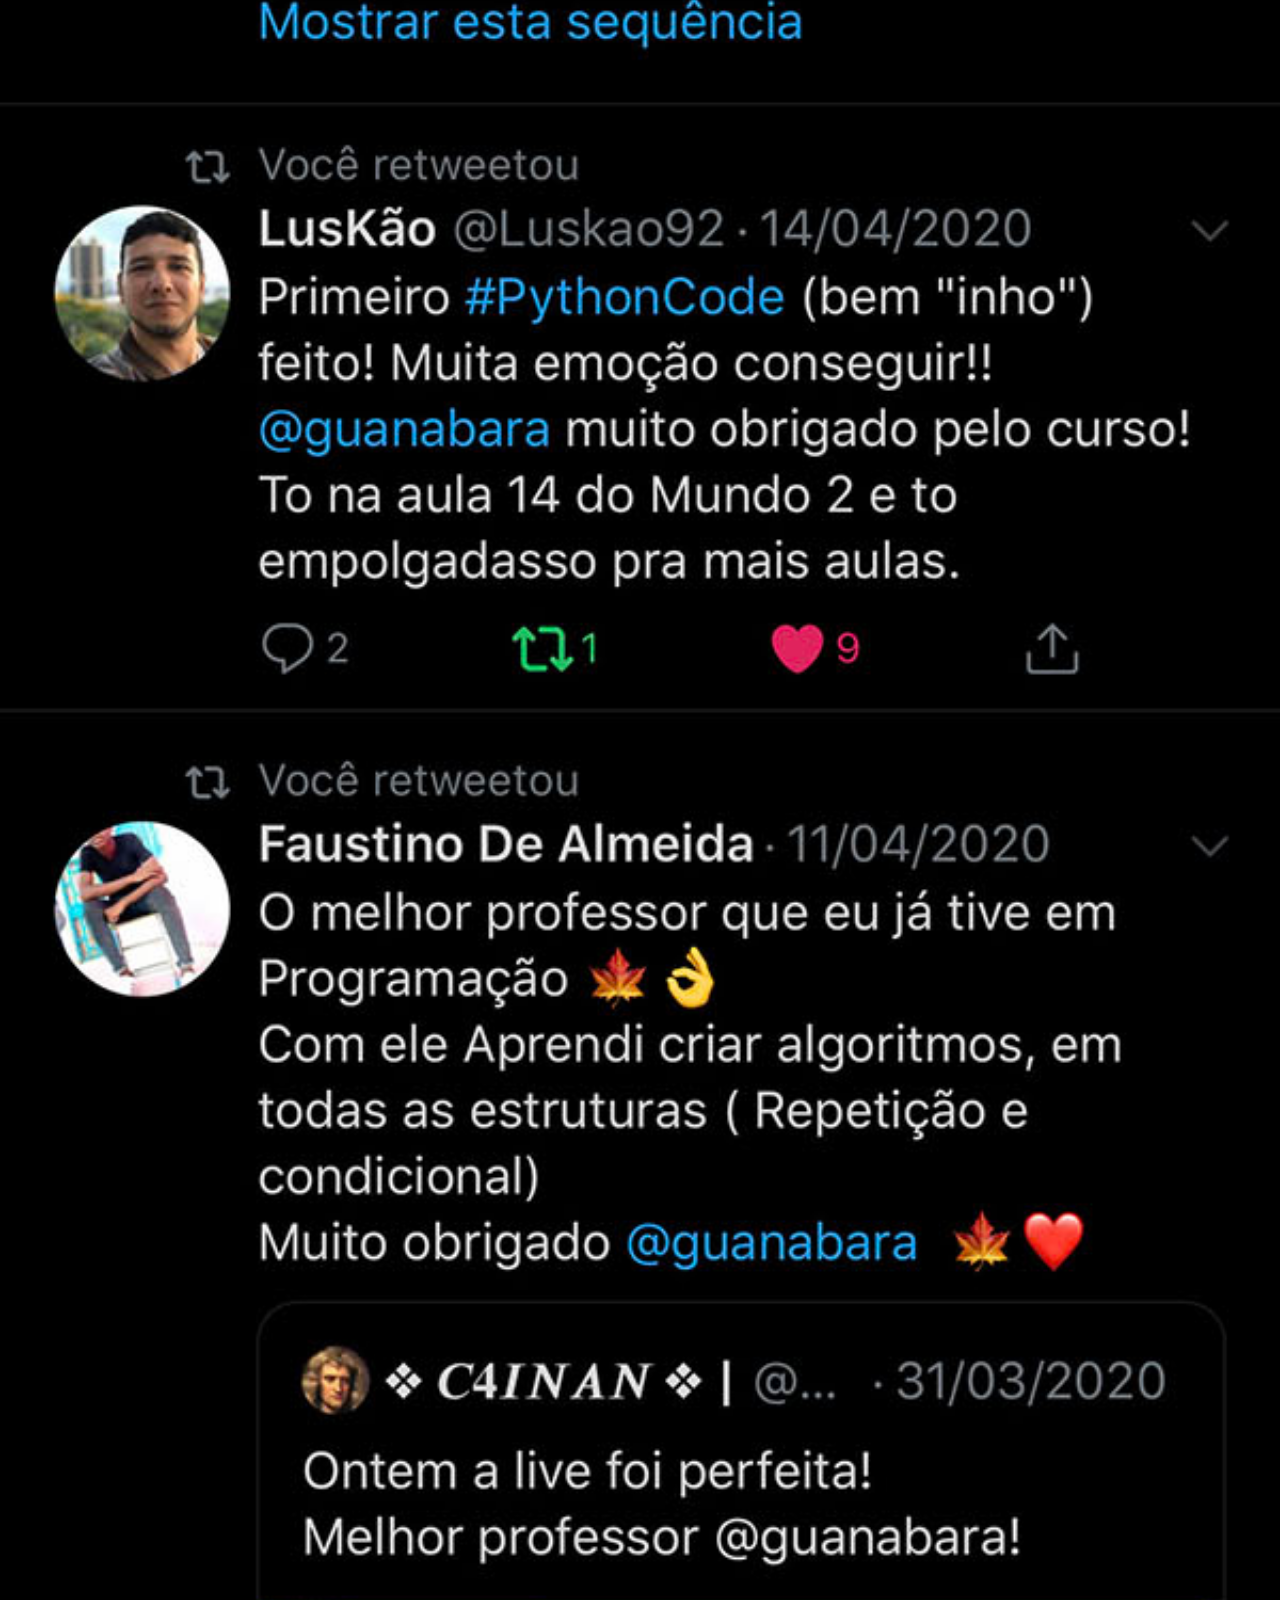
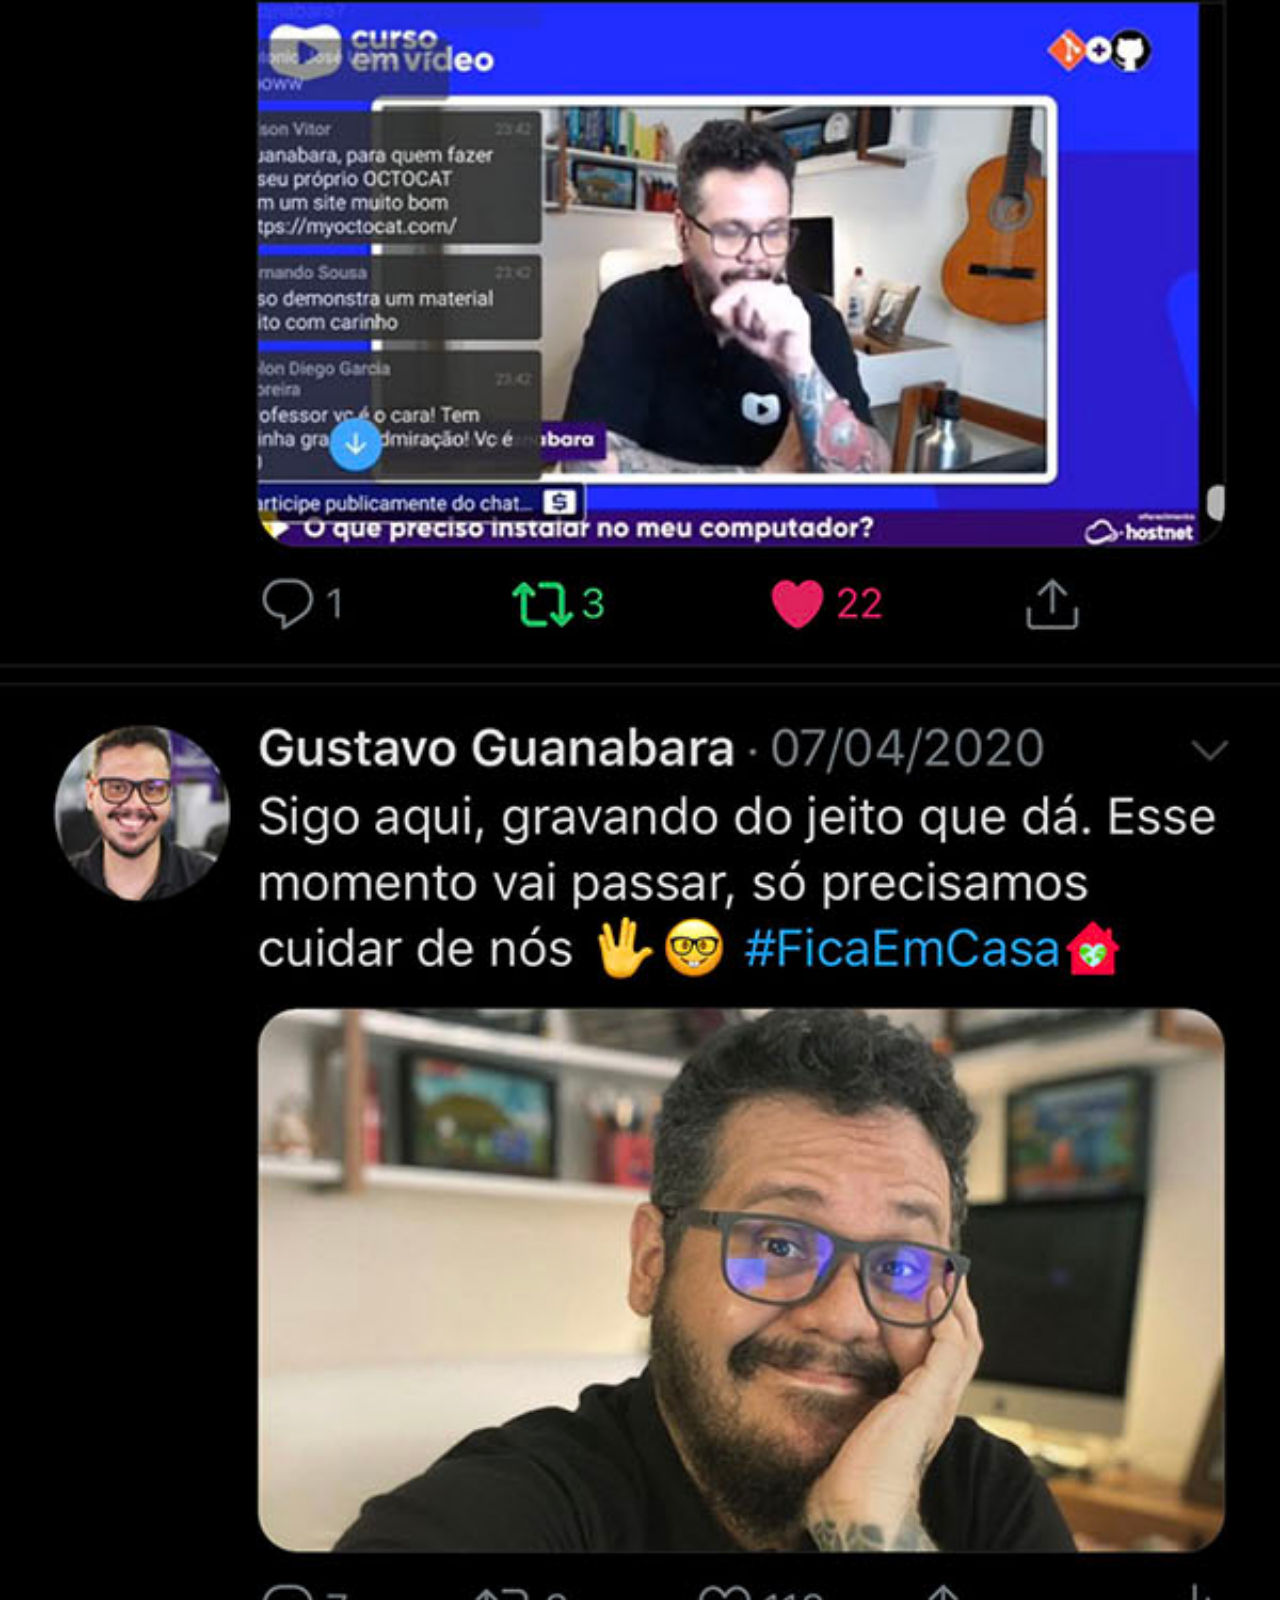
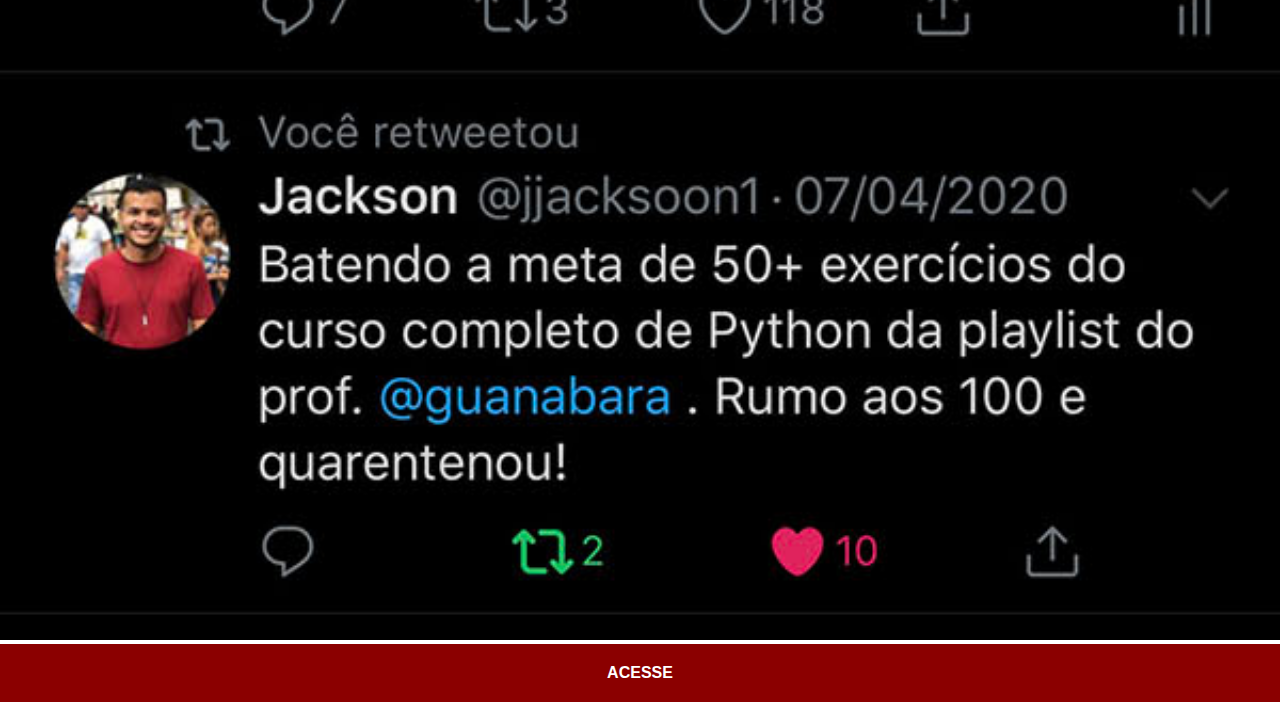
<file: twitter.html>
<!DOCTYPE html>
<html lang="pt-br">
<head>
    <meta charset="UTF-8">
    <meta name="viewport" content="width=device-width, initial-scale=1.0">
    <title>Twitter</title>
    <link rel="stylesheet" href="Estilos/social.css">
</head>
<body>
    <img src="imagens/tela-twitter.jpg" alt="Twitter">
    <a href="https://twitter.com/guanabara" target="_blank">ACESSE</a>
</body>
</html>
</file>
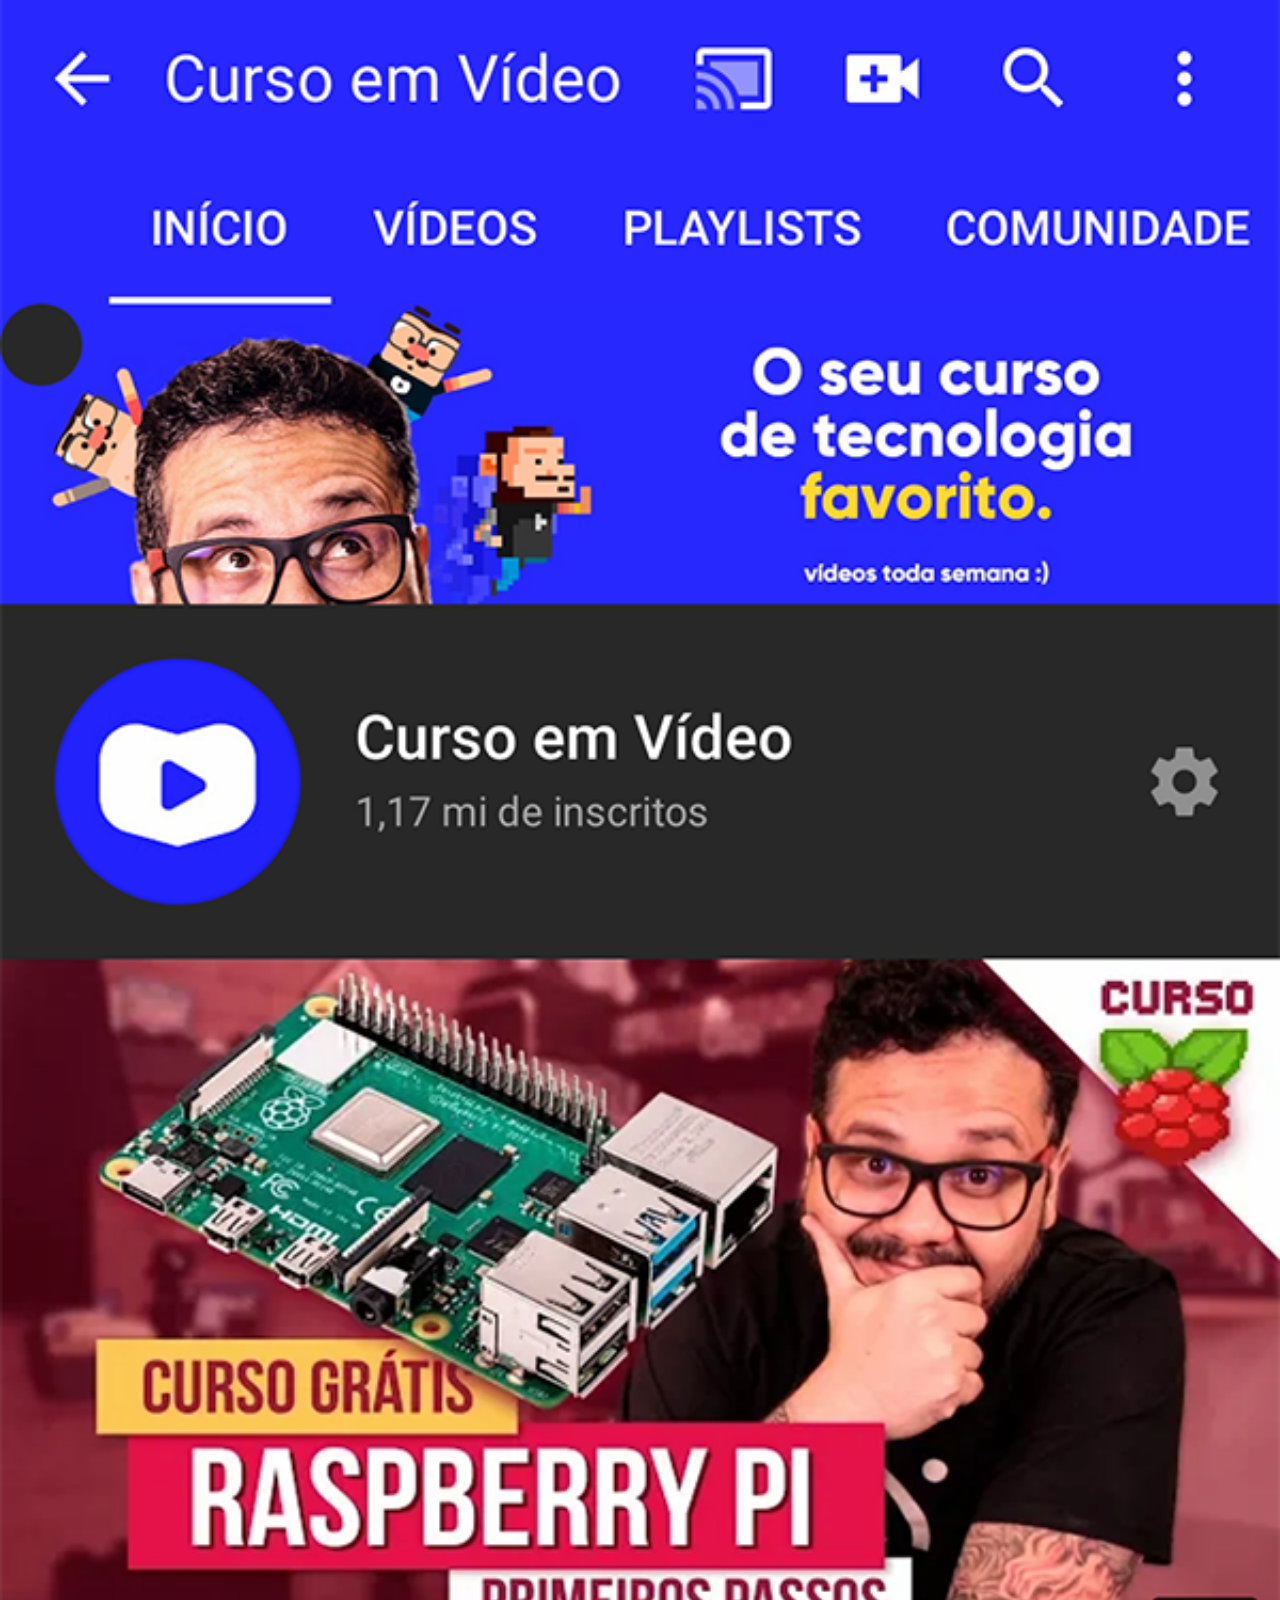
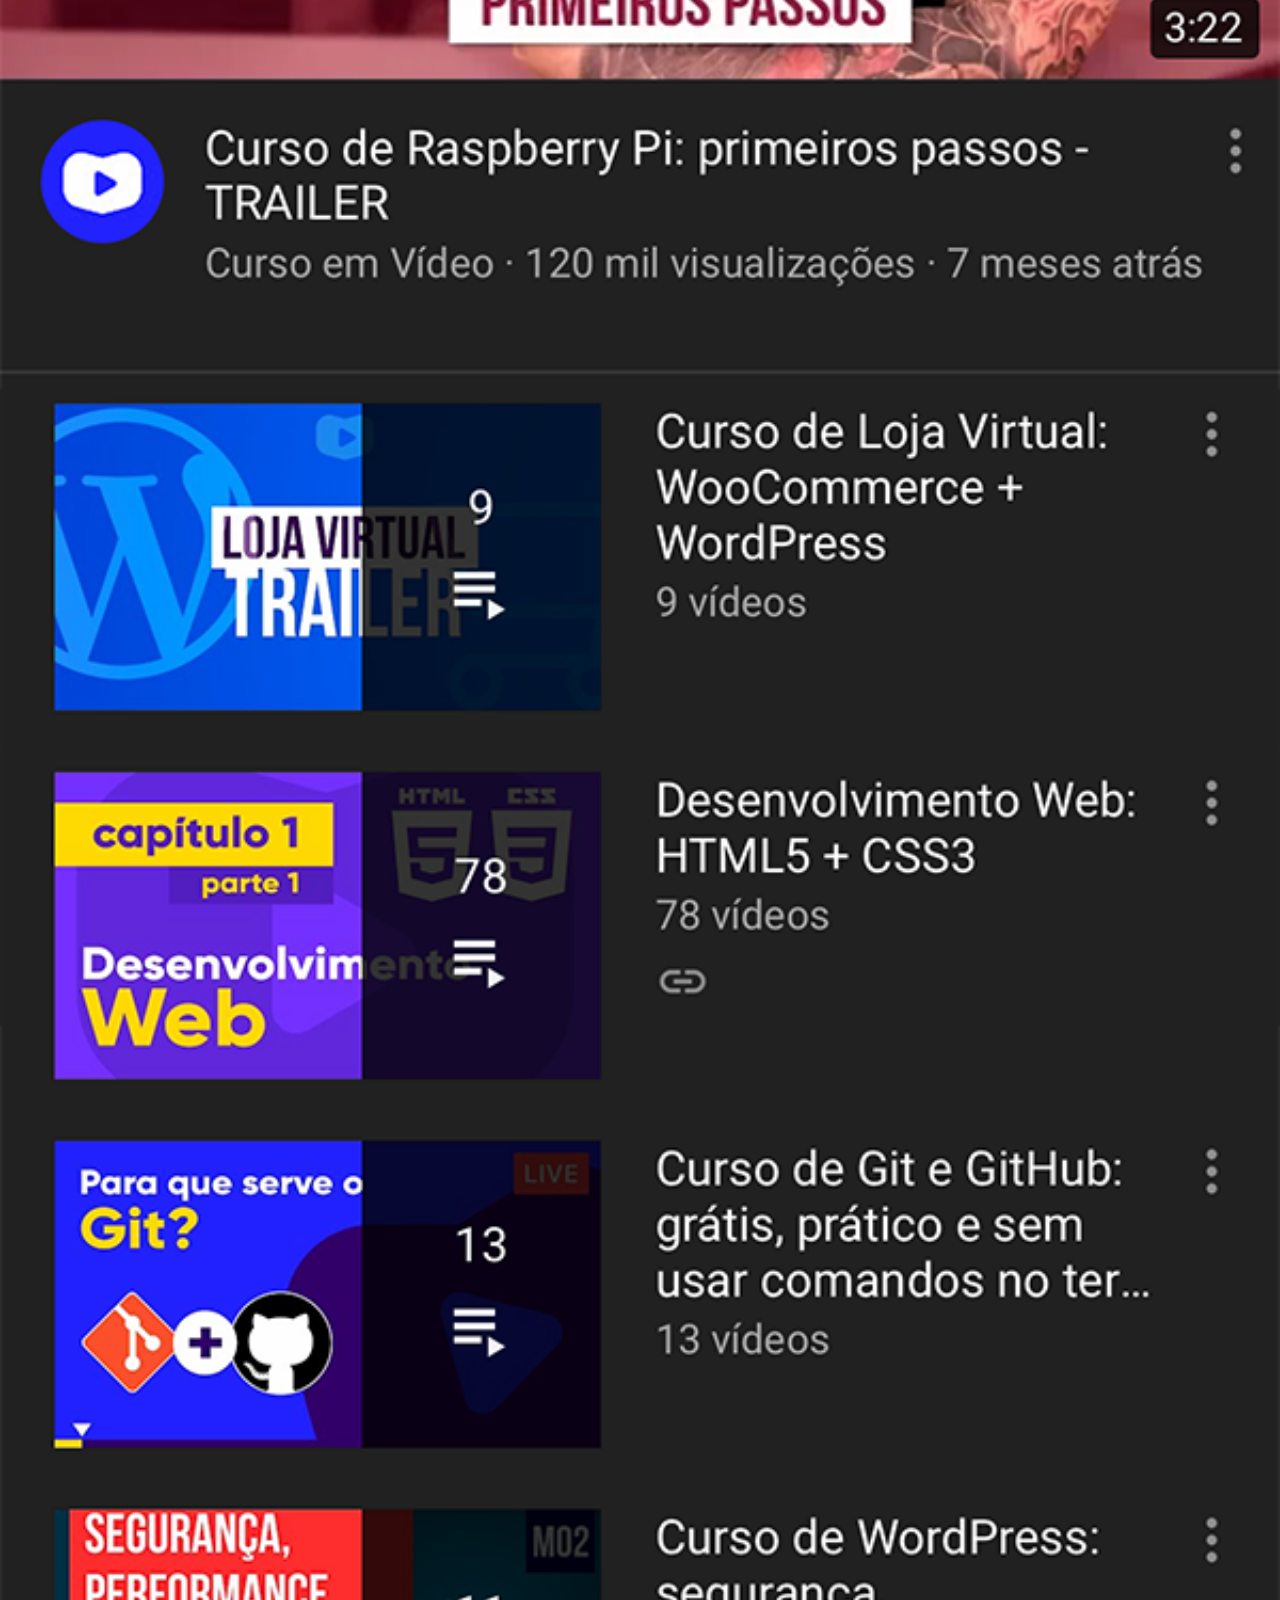
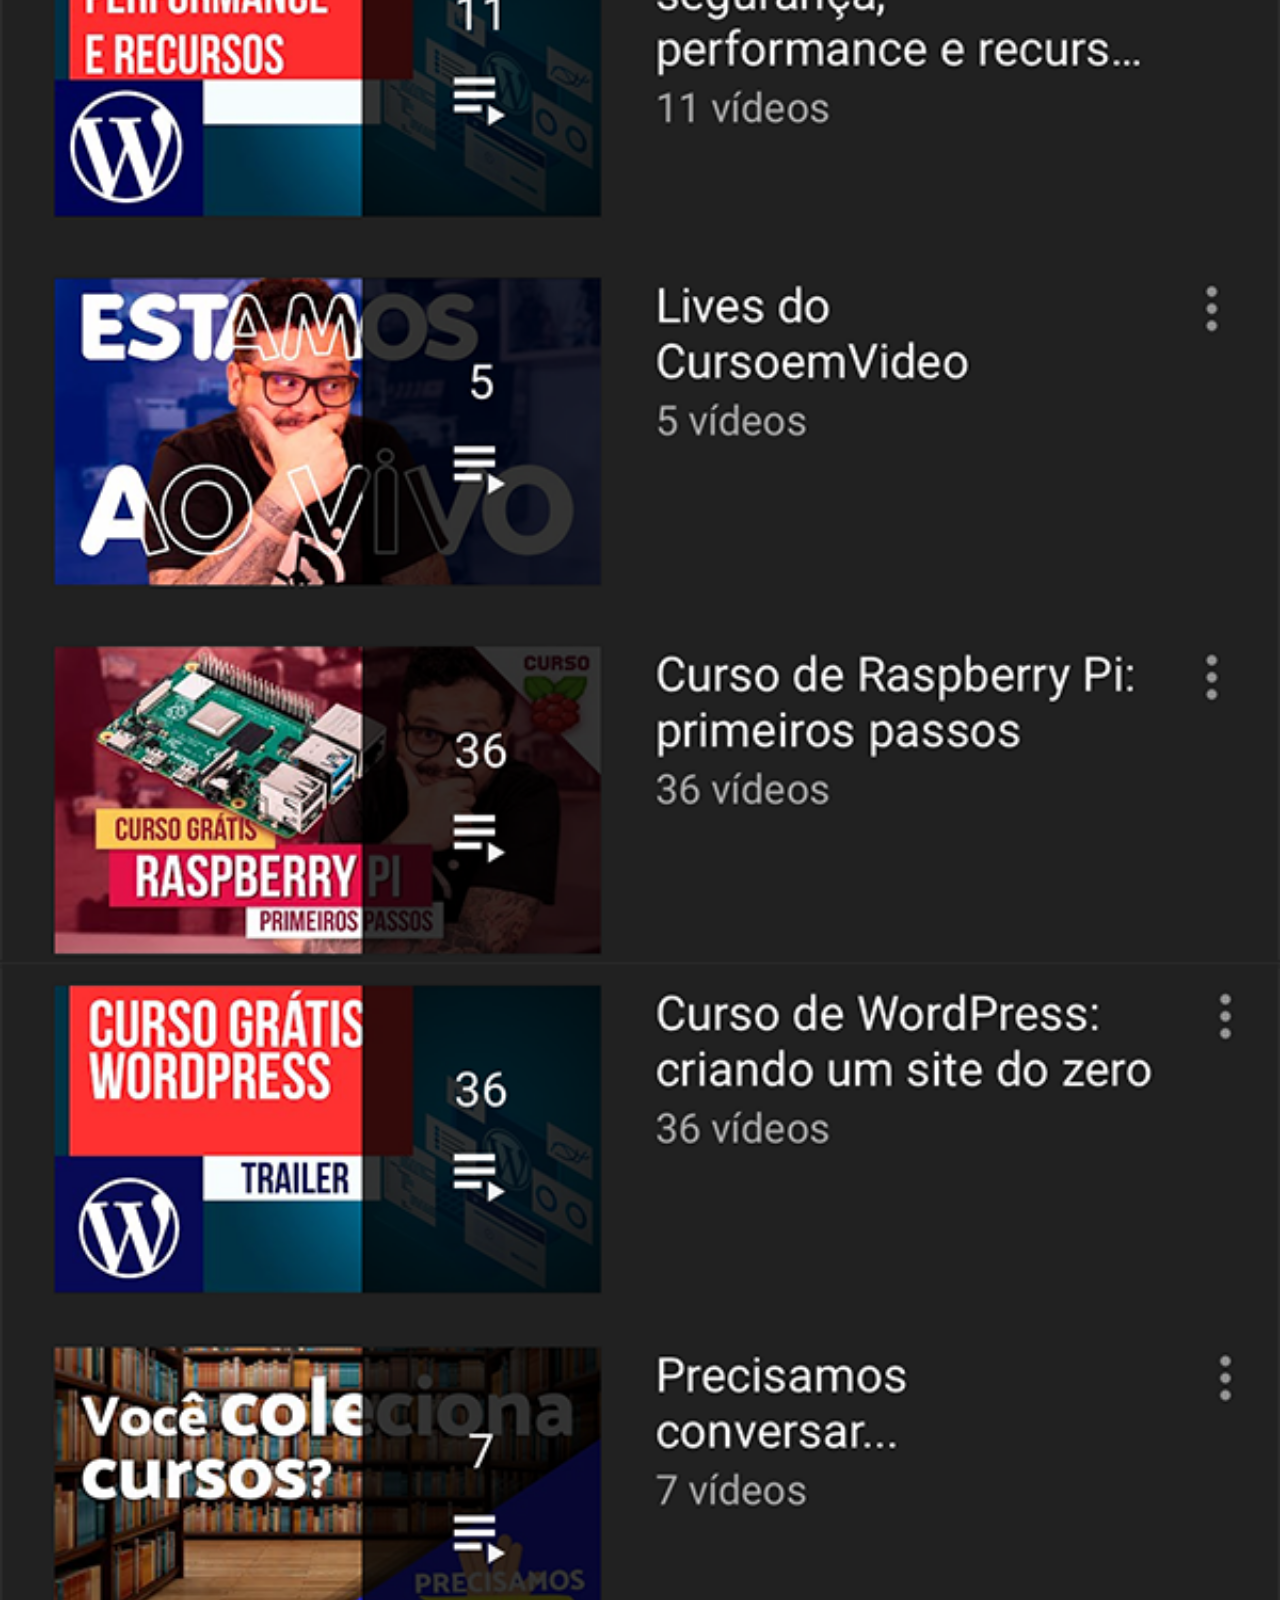
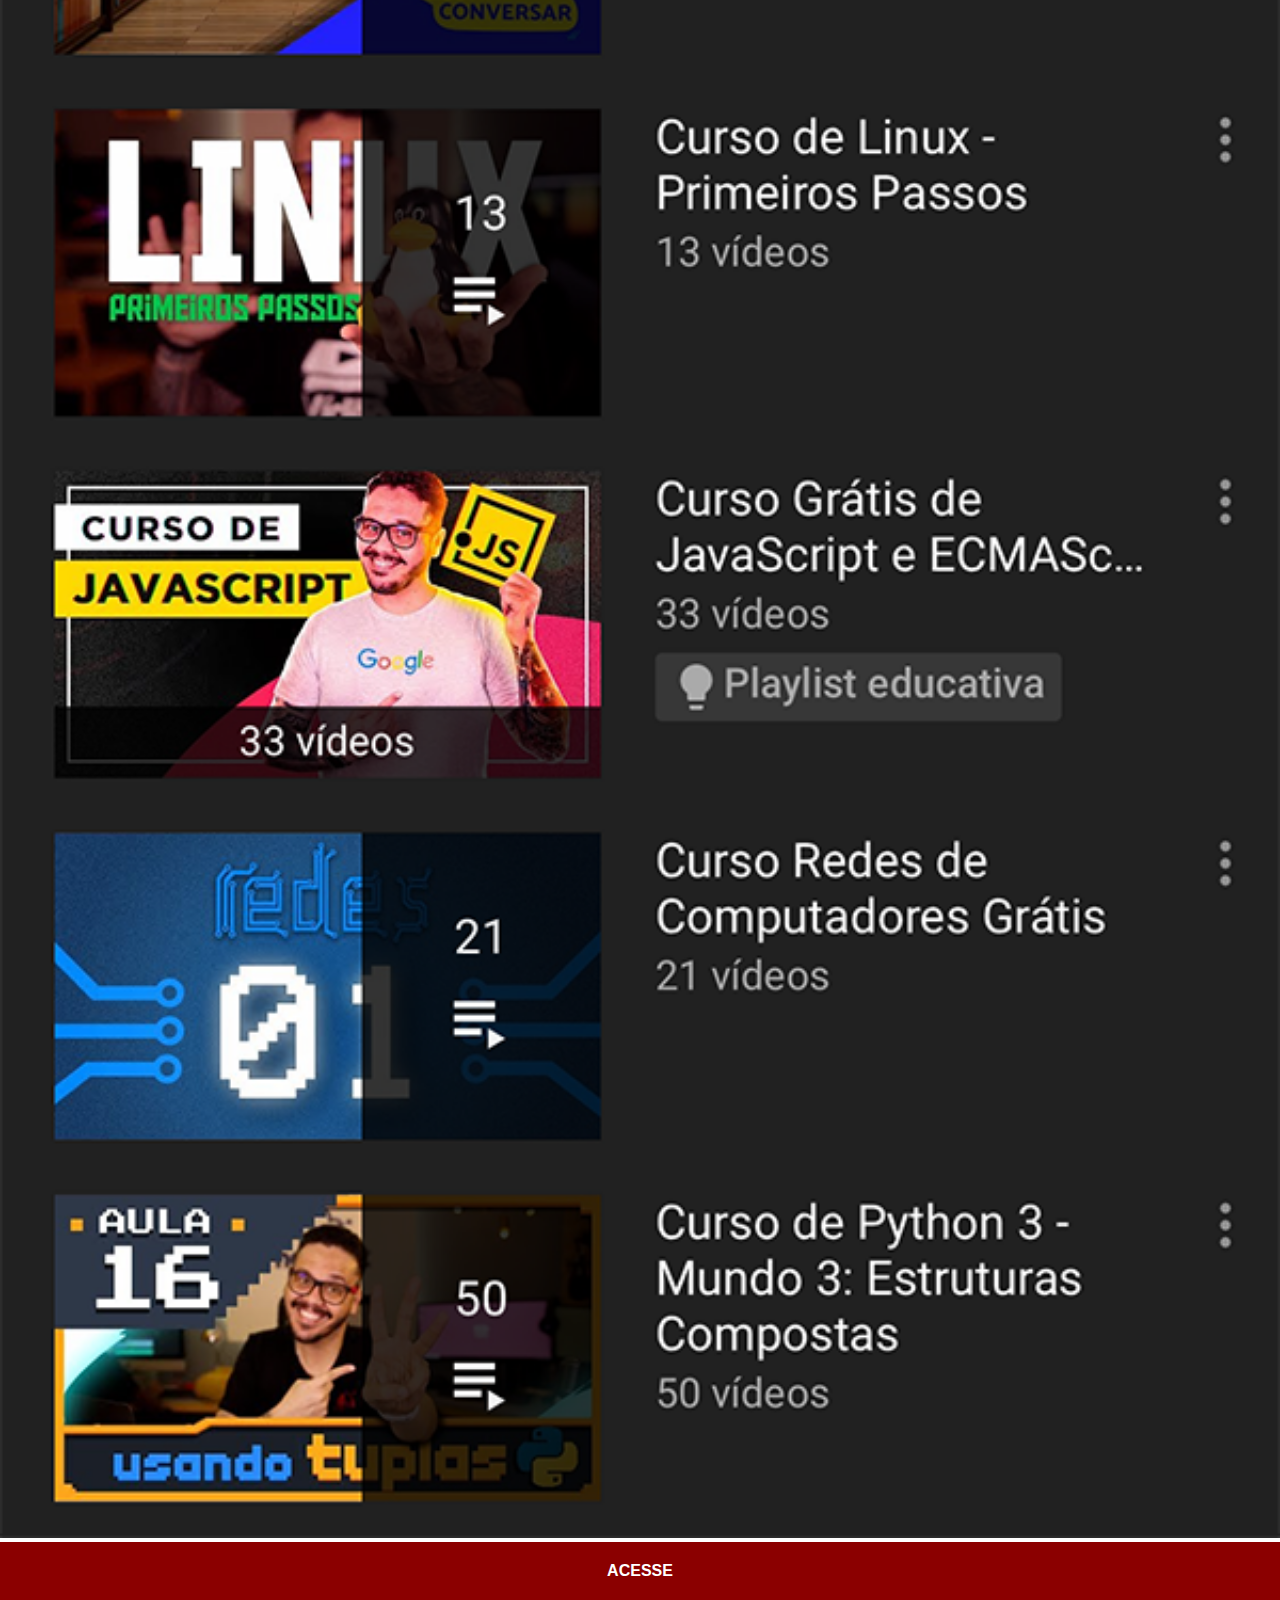
<file: youtube.html>
<!DOCTYPE html>
<html lang="pt-br">
<head>
    <meta charset="UTF-8">
    <meta name="viewport" content="width=device-width, initial-scale=1.0">
    <title>YouTube</title>
    <link rel="stylesheet" href="Estilos/social.css">
</head>
<body>
    <img src="imagens/tela-youtube.png" alt="YouTube">
    <a href="https://www.youtube.com/@CursoemVideo/playlists" target="_blank">ACESSE</a>
</body>
</html>
</file>
<file: Estilos/style.css>
@charset "UTF-8";

*{
    margin: 0px;
    padding: 0px;
    font-family: Arial, Helvetica, sans-serif;
}

::-webkit-scrollbar { /*Essa declaração serve para esconder a barra lateral.*/
    width: 0px;
    height: 0px;
}


html, body {
    height: 100vh;
    width: 100vw;
    
}

body {
    background-color: black;
    background: url('../imagens/fundo-madeira.jpg') no-repeat top center;
    background-size: cover;
    background-attachment: fixed;
}

main {
    position: relative;
    height: 800px;
}

section#telefone {
    position: absolute;
    top:50%;
    left: 50%;
    transform: translate(-50%, -50%);

    height: 627px;
    width: 311px;
    background: url('../imagens/frame-iphone.png') no-repeat;
}

iframe#tela {
    position: relative;
    top: 80px;
    left: 22px;
    width: 267px;
    height: 471px;
}

section#redes-sociais {
    text-align: right;
}

section#redes-sociais img {
    width: 50px;
    margin: 10px;
    border-radius: 50%;
    box-shadow: 2px 2px 5px rgba(0, 0, 0, 0.404);
    box-sizing: border-box;
}

section#redes-sociais img:hover {
    border: 4px solid rgba(255, 255, 255, 0.61);
    transform: translate(-5px, -5px); /*o primeiro -5px é para a esquerda, e o segundo para a direita.*/
    box-shadow: 5px 5px 15px rgba(0, 0, 0, 0.623);
    transition: transform .5s, border .3s;
}
</file>
<file: Estilos/social.css>
@charset "UTF-8";

* {
    margin: 0px;
    padding: 0px;
    font-family: Arial, Helvetica, sans-serif;
}

::-webkit-scrollbar { /*Essa declaração serve para esconder a barra lateral.*/
    width: 0px;
    height: 0px;
}

img {
    width: 100vw;
}

a {
    display: block;
    background-color: darkred;
    color: white;
    padding: 20px;
    text-align: center;
    font-weight: bolder;
    text-decoration: none;
}

a:hover {
    background-color: red;
}
</file>
